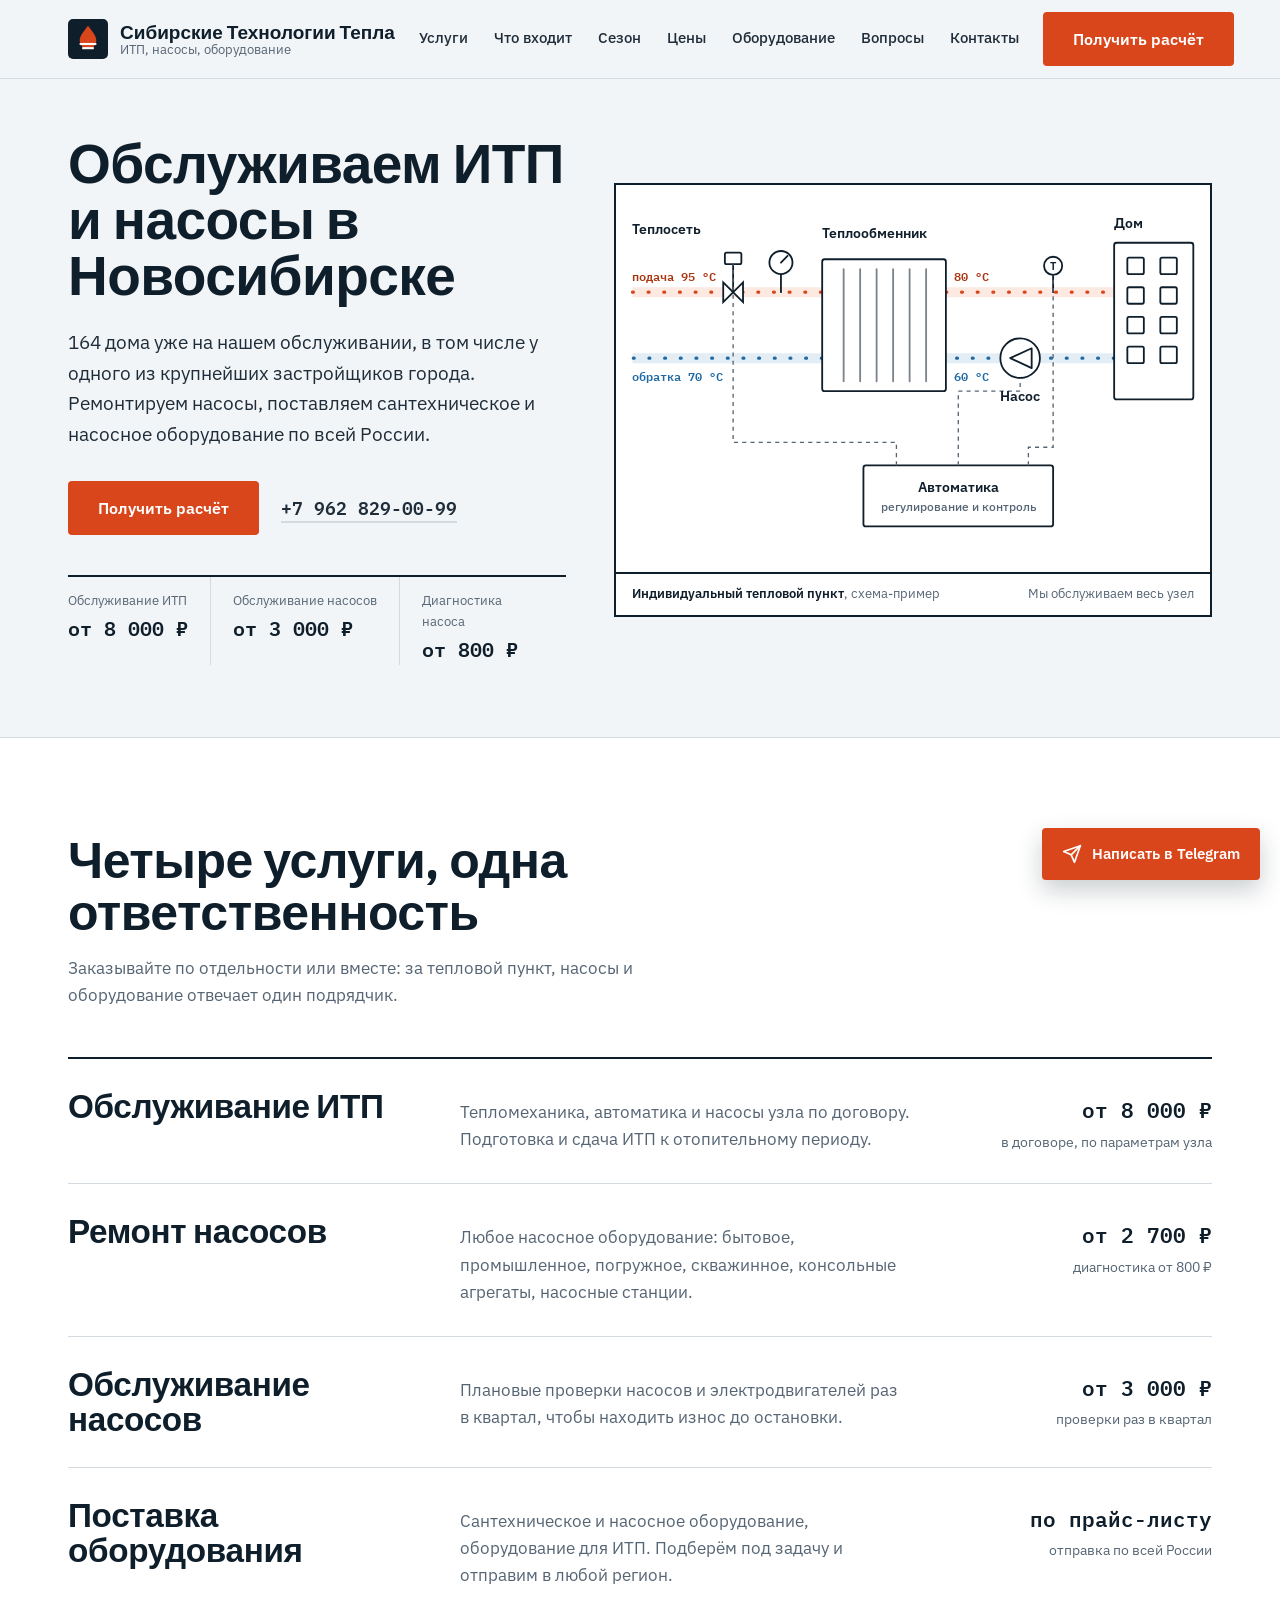
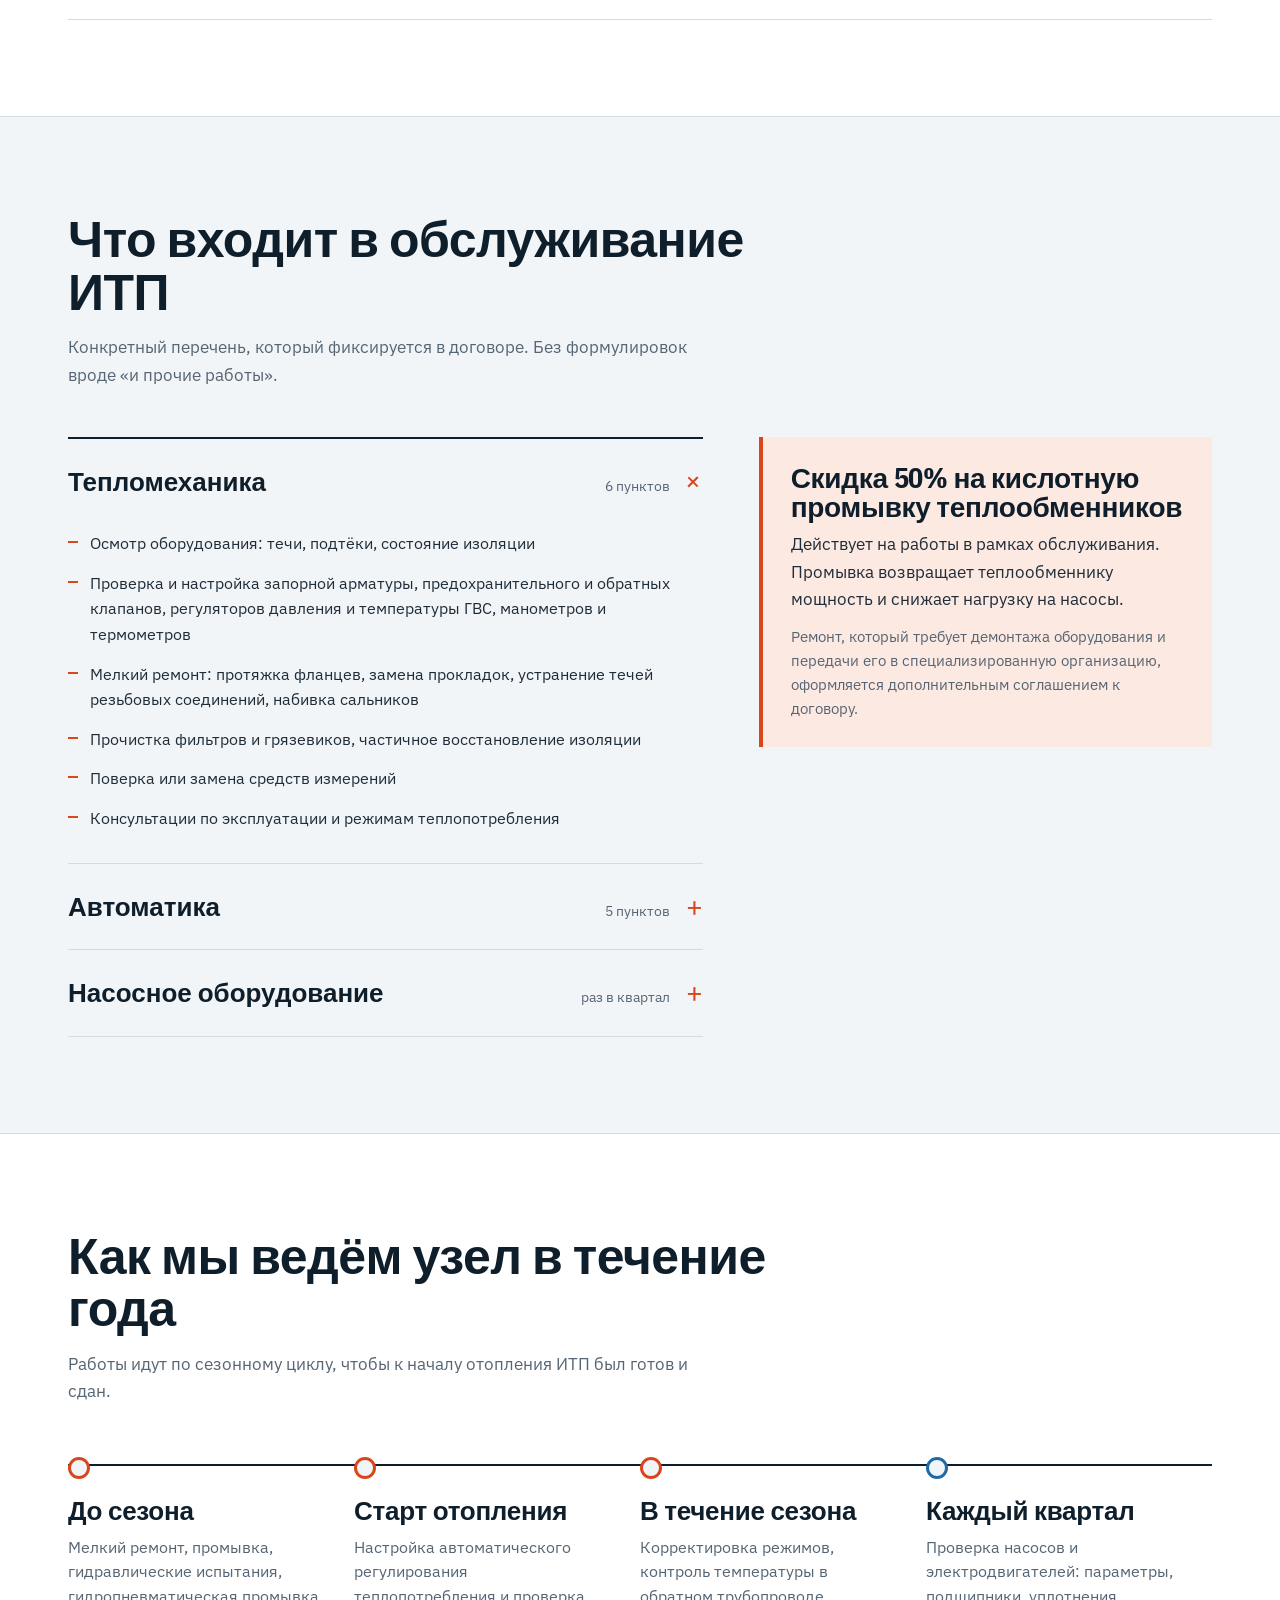
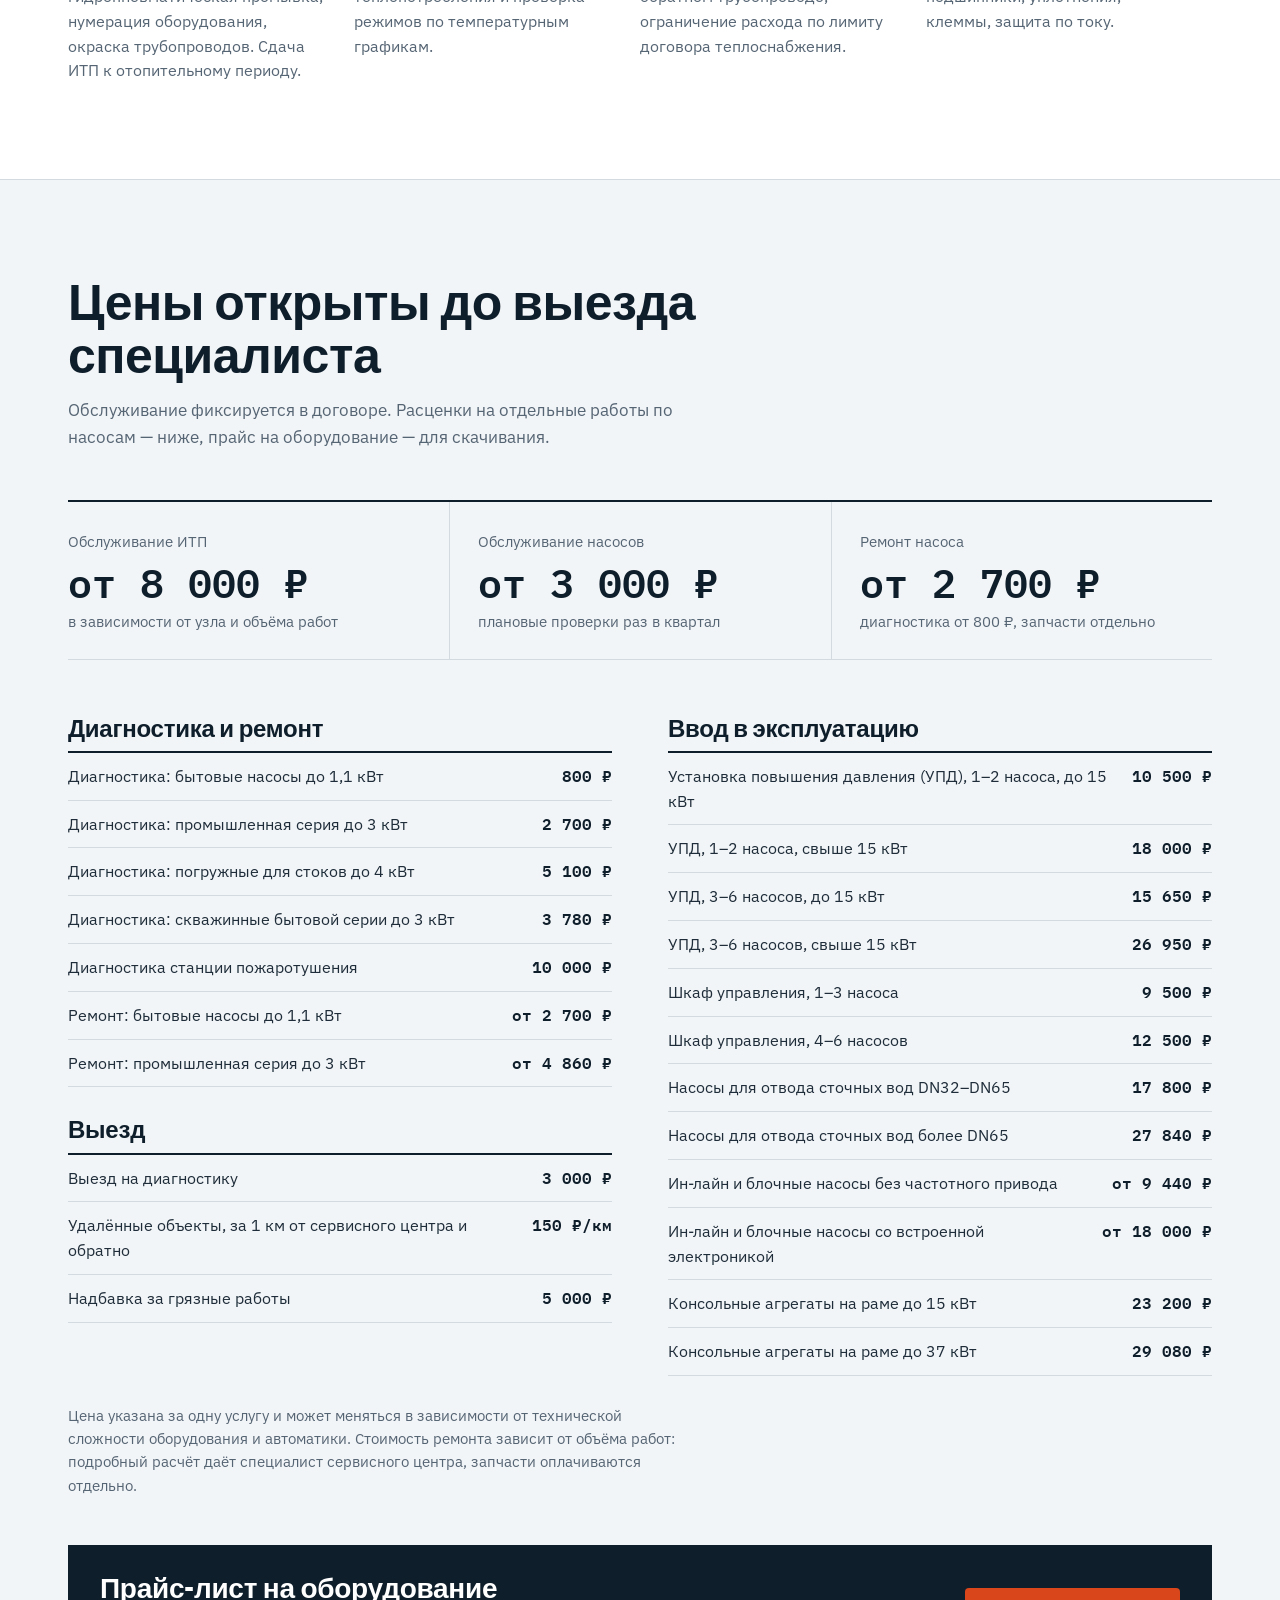
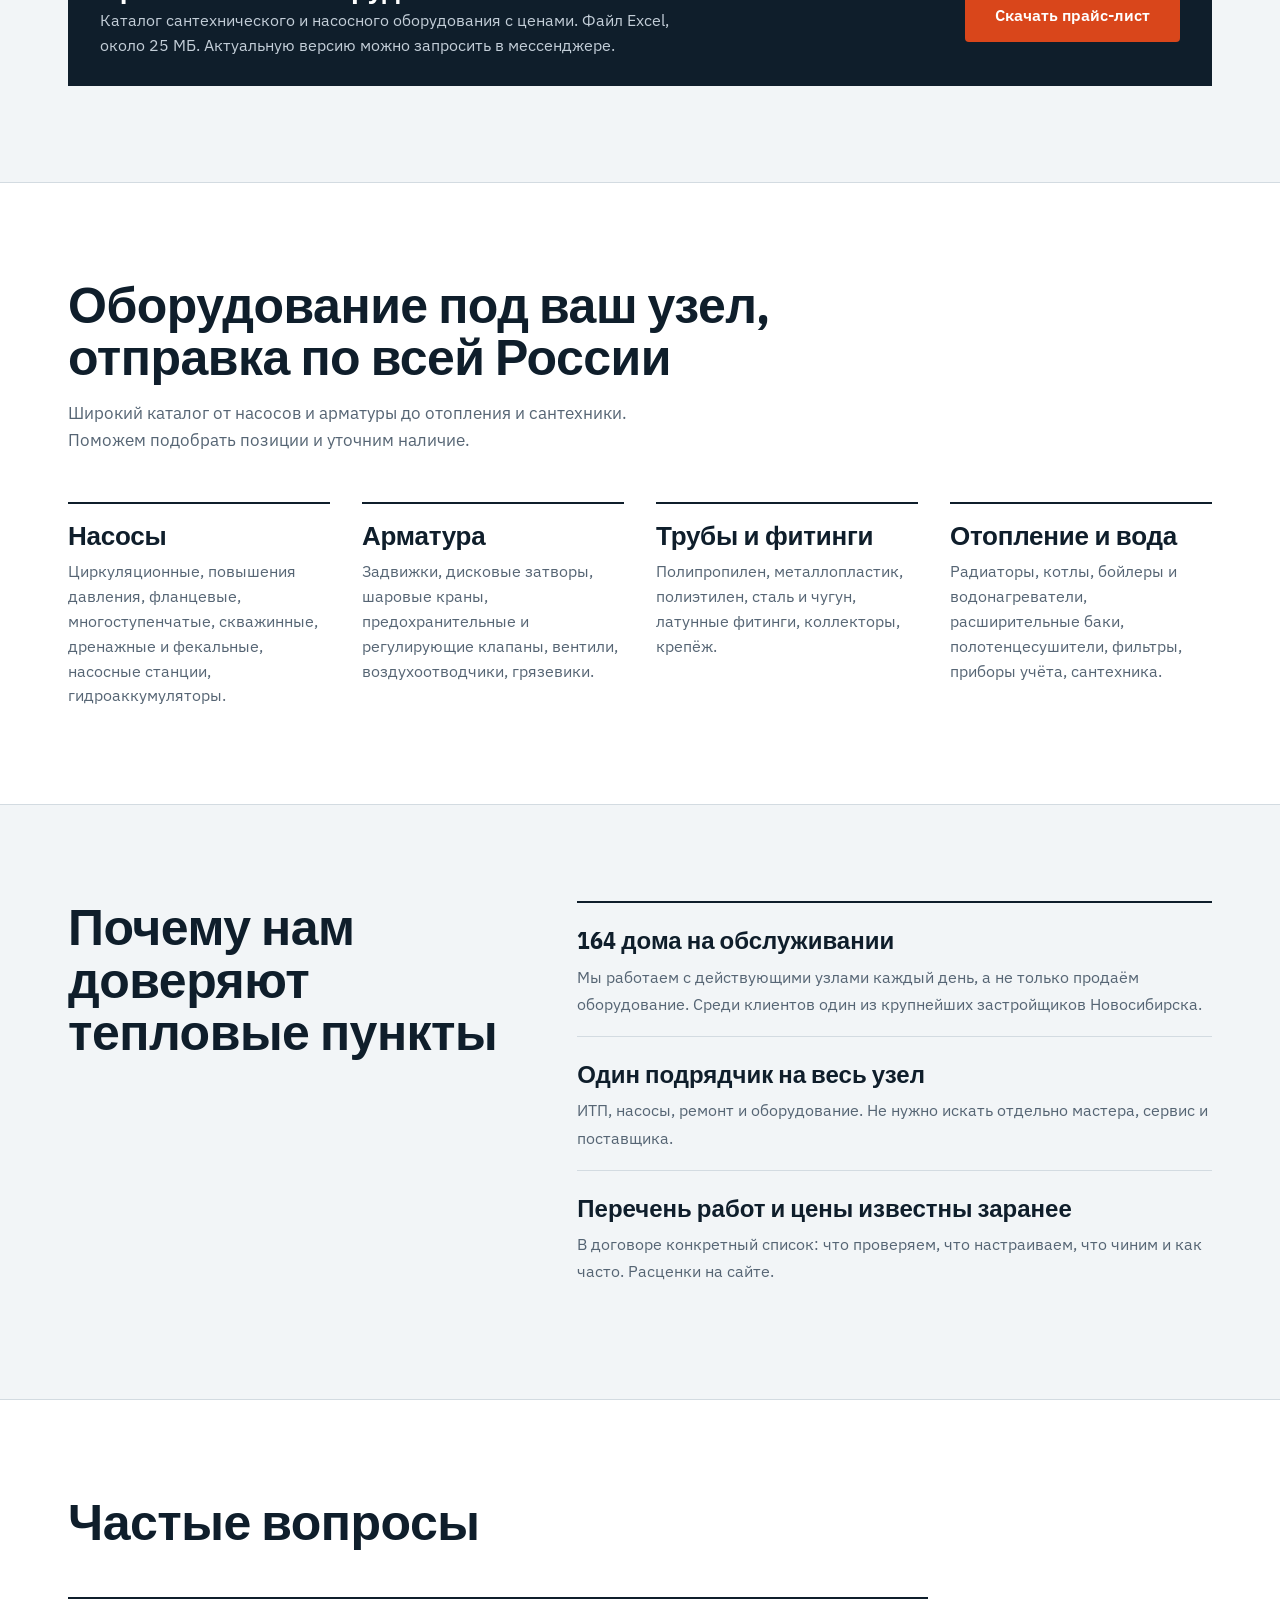
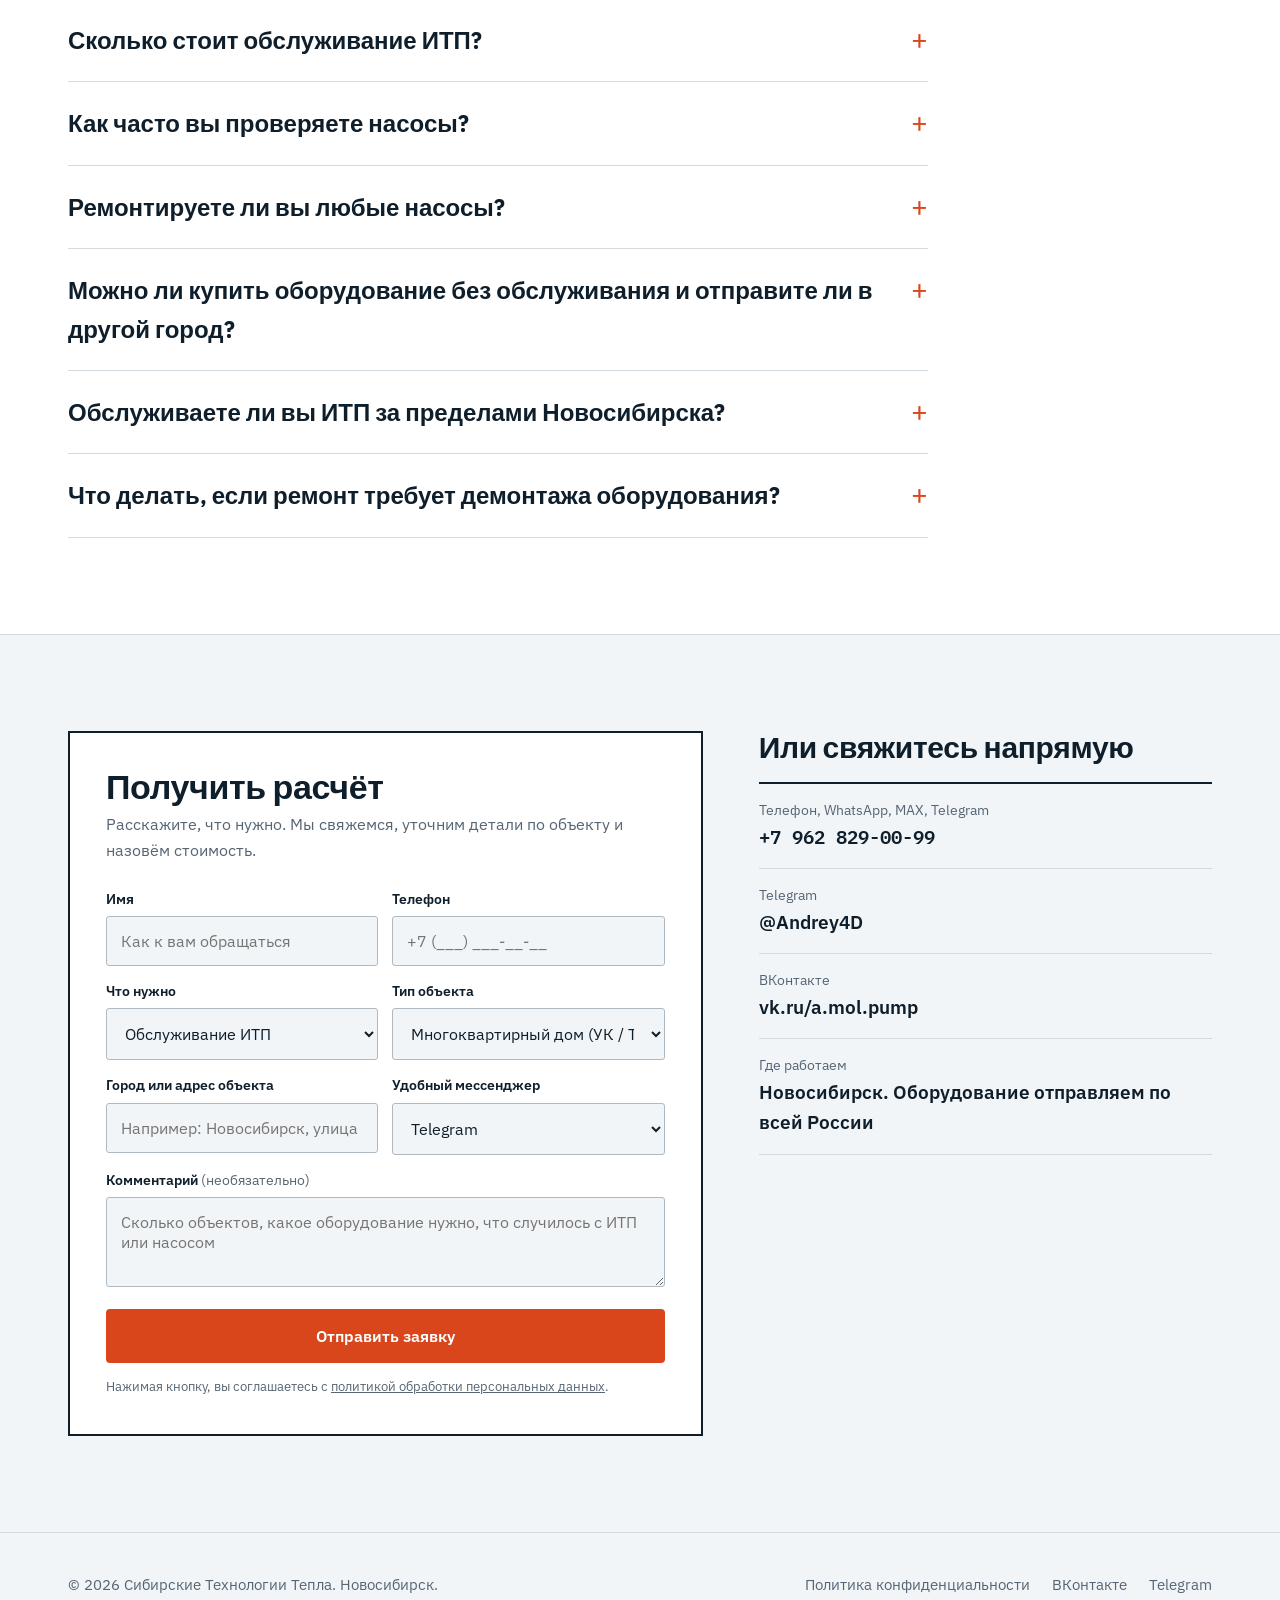
<file: index.html>
<!DOCTYPE html>
<html lang="ru">
<head>
<meta charset="UTF-8">
<meta name="viewport" content="width=device-width, initial-scale=1.0">
<title>Сибирские Технологии Тепла — обслуживание ИТП и насосов в Новосибирске</title>
<meta name="description" content="Обслуживаем ИТП и насосное оборудование в Новосибирске: 164 дома на обслуживании. ТО ИТП от 8 000 ₽, ремонт насосов, поставка сантехнического и насосного оборудования по всей России.">
<link rel="icon" href="img/favicon.svg" type="image/svg+xml">
<link rel="preconnect" href="https://fonts.googleapis.com">
<link rel="preconnect" href="https://fonts.gstatic.com" crossorigin>
<link href="https://fonts.googleapis.com/css2?family=IBM+Plex+Mono:wght@500;600&family=IBM+Plex+Sans+Condensed:wght@600;700&family=IBM+Plex+Sans:wght@400;500;600&display=swap" rel="stylesheet">
<link rel="stylesheet" href="home.css?v=4">
</head>
<body>

<header class="header" id="header">
  <div class="header__inner">
    <a href="#top" class="logo" aria-label="Сибирские Технологии Тепла">
      <svg class="logo__mark" viewBox="0 0 48 48" aria-hidden="true"><rect width="48" height="48" rx="6" fill="#0f1e2b"/><path d="M24 8c-5 7-10 12-10 18a10 10 0 0 0 20 0c0-6-5-11-10-18z" fill="#d9461b"/><path d="M14 30h20" stroke="#fff" stroke-width="2.5"/><path d="M17 35h14" stroke="#fff" stroke-width="2.5"/></svg>
      <span class="logo__text"><b>Сибирские Технологии Тепла</b><small>ИТП, насосы, оборудование</small></span>
    </a>
    <nav class="nav" id="nav">
      <a href="#services">Услуги</a>
      <a href="#included">Что входит</a>
      <a href="#season">Сезон</a>
      <a href="#prices">Цены</a>
      <a href="#equipment">Оборудование</a>
      <a href="#faq">Вопросы</a>
      <a href="#contact">Контакты</a>
    </nav>
    <div class="header__right">
      <a href="tel:+79628290099" class="header__phone">+7 962 829-00-99</a>
      <a href="#contact" class="btn btn--heat">Получить расчёт</a>
      <button class="burger" id="burger" aria-label="Меню" aria-expanded="false"><span></span></button>
    </div>
  </div>
</header>

<main id="top">

<!-- HERO -->
<section class="hero">
  <div class="wrap hero__grid">
    <div>
      <h1>Обслуживаем ИТП и насосы в Новосибирске</h1>
      <p class="hero__lead">164 дома уже на нашем обслуживании, в том числе у одного из крупнейших застройщиков города. Ремонтируем насосы, поставляем сантехническое и насосное оборудование по всей России.</p>
      <div class="hero__cta">
        <a href="#contact" class="btn btn--heat">Получить расчёт</a>
        <a href="tel:+79628290099" class="hero__phone">+7 962 829-00-99</a>
      </div>
      <dl class="hero__prices">
        <div><dt>Обслуживание ИТП</dt><dd>от 8 000 ₽</dd></div>
        <div><dt>Обслуживание насосов</dt><dd>от 3 000 ₽</dd></div>
        <div><dt>Диагностика насоса</dt><dd>от 800 ₽</dd></div>
      </dl>
    </div>

    <figure class="sheet">
      <svg viewBox="0 0 720 470" role="img" aria-label="Схема индивидуального теплового пункта: теплосеть, теплообменник, насос, автоматика и дом">
        <!-- трубы: основа -->
        <path class="s-pipe-h" d="M20 130 H250"/>
        <path class="s-pipe-c" d="M20 210 H250"/>
        <path class="s-pipe-h" d="M400 130 H604"/>
        <path class="s-pipe-c" d="M400 210 H604"/>
        <!-- поток -->
        <path class="s-flow-h" d="M20 130 H250"/>
        <path class="s-flow-c" d="M250 210 H20"/>
        <path class="s-flow-h" d="M400 130 H604"/>
        <path class="s-flow-c" d="M604 210 H400"/>

        <!-- теплообменник -->
        <rect class="s-fill" x="250" y="90" width="150" height="160" rx="3"/>
        <path class="s-ink" d="M276 102V238M296 102V238M316 102V238M336 102V238M356 102V238M376 102V238" opacity=".55"/>

        <!-- клапан с приводом на подаче -->
        <path class="s-fill" d="M130 118 L154 142 L154 118 L130 142 Z"/>
        <path class="s-ink" d="M142 130V96"/><rect class="s-fill" x="132" y="82" width="20" height="14" rx="2"/>

        <!-- манометр -->
        <path class="s-ink" d="M200 130V108"/><circle class="s-fill" cx="200" cy="94" r="14"/><path class="s-ink" d="M200 94L208 86" stroke-width="2"/>

        <!-- датчик температуры на вторичной подаче -->
        <path class="s-ink" d="M530 130V108"/><circle class="s-fill" cx="530" cy="98" r="11"/><text x="530" y="103" text-anchor="middle" font-family="IBM Plex Sans" font-weight="600" font-size="13" fill="#0f1e2b">T</text>

        <!-- насос на обратке -->
        <circle class="s-fill" cx="490" cy="210" r="24"/>
        <path class="s-ink" d="M504 198 L478 210 L504 222 Z" fill="#1f6aa5" stroke="none"/>

        <!-- дом -->
        <rect class="s-fill" x="604" y="70" width="96" height="190" rx="3"/>
        <g class="s-ink" stroke-width="1.8">
          <rect x="620" y="88" width="20" height="20" rx="2"/><rect x="660" y="88" width="20" height="20" rx="2"/>
          <rect x="620" y="124" width="20" height="20" rx="2"/><rect x="660" y="124" width="20" height="20" rx="2"/>
          <rect x="620" y="160" width="20" height="20" rx="2"/><rect x="660" y="160" width="20" height="20" rx="2"/>
          <rect x="620" y="196" width="20" height="20" rx="2"/><rect x="660" y="196" width="20" height="20" rx="2"/>
        </g>

        <!-- автоматика -->
        <rect class="s-fill" x="300" y="340" width="230" height="74" rx="3"/>
        <text class="s-label" x="415" y="372" text-anchor="middle">Автоматика</text>
        <text class="s-sub" x="415" y="395" text-anchor="middle">регулирование и контроль</text>
        <path class="s-dash" d="M340 340V312H142V96"/>
        <path class="s-dash" d="M415 340V250"/><path class="s-dash" d="M415 250H490V234"/>
        <path class="s-dash" d="M500 340V318H530V109"/>

        <!-- подписи -->
        <text class="s-label" x="20" y="60">Теплосеть</text>
        <text class="s-label" x="250" y="64">Теплообменник</text>
        <text class="s-label" x="604" y="52">Дом</text>
        <text class="s-label" x="465" y="262" >Насос</text>
        <text class="s-val s-val--h" x="20" y="116">подача 95 °C</text>
        <text class="s-val s-val--c" x="20" y="238">обратка 70 °C</text>
        <text class="s-val s-val--h" x="410" y="116">80 °C</text>
        <text class="s-val s-val--c" x="410" y="238">60 °C</text>
      </svg>
      <figcaption class="sheet__cap"><span><b>Индивидуальный тепловой пункт</b>, схема-пример</span><span>Мы обслуживаем весь узел</span></figcaption>
    </figure>
  </div>
</section>

<!-- SERVICES -->
<section id="services" class="alt">
  <div class="wrap">
    <div class="section-head">
      <h2>Четыре услуги, одна ответственность</h2>
      <p>Заказывайте по отдельности или вместе: за тепловой пункт, насосы и оборудование отвечает один подрядчик.</p>
    </div>
    <div class="rows">
      <article class="row">
        <h3>Обслуживание ИТП</h3>
        <p>Тепломеханика, автоматика и насосы узла по договору. Подготовка и сдача ИТП к отопительному периоду.</p>
        <div class="row__price">от 8 000 ₽<small>в договоре, по параметрам узла</small></div>
      </article>
      <article class="row">
        <h3>Ремонт насосов</h3>
        <p>Любое насосное оборудование: бытовое, промышленное, погружное, скважинное, консольные агрегаты, насосные станции.</p>
        <div class="row__price">от 2 700 ₽<small>диагностика от 800 ₽</small></div>
      </article>
      <article class="row">
        <h3>Обслуживание насосов</h3>
        <p>Плановые проверки насосов и электродвигателей раз в квартал, чтобы находить износ до остановки.</p>
        <div class="row__price">от 3 000 ₽<small>проверки раз в квартал</small></div>
      </article>
      <article class="row">
        <h3>Поставка оборудования</h3>
        <p>Сантехническое и насосное оборудование, оборудование для ИТП. Подберём под задачу и отправим в любой регион.</p>
        <div class="row__price">по прайс-листу<small>отправка по всей России</small></div>
      </article>
    </div>
  </div>
</section>

<!-- INCLUDED -->
<section id="included">
  <div class="wrap">
    <div class="section-head">
      <h2>Что входит в обслуживание ИТП</h2>
      <p>Конкретный перечень, который фиксируется в договоре. Без формулировок вроде «и прочие работы».</p>
    </div>
    <div class="spec">
      <div class="acc">
        <details open>
          <summary>Тепломеханика <span>6 пунктов</span></summary>
          <ul>
            <li>Осмотр оборудования: течи, подтёки, состояние изоляции</li>
            <li>Проверка и настройка запорной арматуры, предохранительного и обратных клапанов, регуляторов давления и температуры ГВС, манометров и термометров</li>
            <li>Мелкий ремонт: протяжка фланцев, замена прокладок, устранение течей резьбовых соединений, набивка сальников</li>
            <li>Прочистка фильтров и грязевиков, частичное восстановление изоляции</li>
            <li>Поверка или замена средств измерений</li>
            <li>Консультации по эксплуатации и режимам теплопотребления</li>
          </ul>
        </details>
        <details>
          <summary>Автоматика <span>5 пунктов</span></summary>
          <ul>
            <li>Контроль смесительных, циркуляционных и повысительных насосов, датчиков температуры и давления, электрощитов</li>
            <li>Настройка автоматического регулирования в начале отопительного периода и корректировка режима в течение сезона</li>
            <li>Проверка режимов теплопотребления по графикам, контроль температуры в обратном трубопроводе</li>
            <li>Корректировка ограничения расхода теплоносителя по лимиту договора теплоснабжения</li>
            <li>Мелкий ремонт автоматики: чистка, регулировка, устранение повреждений без замены основных узлов</li>
          </ul>
        </details>
        <details>
          <summary>Насосное оборудование <span>раз в квартал</span></summary>
          <ul>
            <li>Проверка параметров насосов и электродвигателей в рабочем режиме с устранением неполадок</li>
            <li>Состояние предохранителей, конденсаторов, подшипников, торцевых уплотнений, чистота колпака вентилятора двигателя</li>
            <li>Проверка клеммных соединений и защиты двигателя по току</li>
            <li>По мере необходимости: разборка и сборка насоса с прочисткой, заменой рабочего колеса, торцевого уплотнения, подшипников</li>
          </ul>
        </details>
      </div>
      <aside class="aside">
        <h3>Скидка 50% на кислотную промывку теплообменников</h3>
        <p>Действует на работы в рамках обслуживания. Промывка возвращает теплообменнику мощность и снижает нагрузку на насосы.</p>
        <p class="small">Ремонт, который требует демонтажа оборудования и передачи его в специализированную организацию, оформляется дополнительным соглашением к договору.</p>
      </aside>
    </div>
  </div>
</section>

<!-- SEASON -->
<section id="season" class="alt">
  <div class="wrap">
    <div class="section-head">
      <h2>Как мы ведём узел в течение года</h2>
      <p>Работы идут по сезонному циклу, чтобы к началу отопления ИТП был готов и сдан.</p>
    </div>
    <div class="season">
      <div class="phase">
        <h3>До сезона</h3>
        <p>Мелкий ремонт, промывка, гидравлические испытания, гидропневматическая промывка, нумерация оборудования, окраска трубопроводов. Сдача ИТП к отопительному периоду.</p>
      </div>
      <div class="phase">
        <h3>Старт отопления</h3>
        <p>Настройка автоматического регулирования теплопотребления и проверка режимов по температурным графикам.</p>
      </div>
      <div class="phase">
        <h3>В течение сезона</h3>
        <p>Корректировка режимов, контроль температуры в обратном трубопроводе, ограничение расхода по лимиту договора теплоснабжения.</p>
      </div>
      <div class="phase">
        <h3>Каждый квартал</h3>
        <p>Проверка насосов и электродвигателей: параметры, подшипники, уплотнения, клеммы, защита по току.</p>
      </div>
    </div>
  </div>
</section>

<!-- PRICES -->
<section id="prices">
  <div class="wrap">
    <div class="section-head">
      <h2>Цены открыты до выезда специалиста</h2>
      <p>Обслуживание фиксируется в договоре. Расценки на отдельные работы по насосам — ниже, прайс на оборудование — для скачивания.</p>
    </div>

    <dl class="big-prices">
      <div><dt>Обслуживание ИТП</dt><dd>от 8 000 ₽</dd><small>в зависимости от узла и объёма работ</small></div>
      <div><dt>Обслуживание насосов</dt><dd>от 3 000 ₽</dd><small>плановые проверки раз в квартал</small></div>
      <div><dt>Ремонт насоса</dt><dd>от 2 700 ₽</dd><small>диагностика от 800 ₽, запчасти отдельно</small></div>
    </dl>

    <div class="plist">
      <div>
        <h3>Диагностика и ремонт</h3>
        <div class="pl"><span>Диагностика: бытовые насосы до 1,1 кВт</span><span>800 ₽</span></div>
        <div class="pl"><span>Диагностика: промышленная серия до 3 кВт</span><span>2 700 ₽</span></div>
        <div class="pl"><span>Диагностика: погружные для стоков до 4 кВт</span><span>5 100 ₽</span></div>
        <div class="pl"><span>Диагностика: скважинные бытовой серии до 3 кВт</span><span>3 780 ₽</span></div>
        <div class="pl"><span>Диагностика станции пожаротушения</span><span>10 000 ₽</span></div>
        <div class="pl"><span>Ремонт: бытовые насосы до 1,1 кВт</span><span>от 2 700 ₽</span></div>
        <div class="pl"><span>Ремонт: промышленная серия до 3 кВт</span><span>от 4 860 ₽</span></div>
        <h3>Выезд</h3>
        <div class="pl"><span>Выезд на диагностику</span><span>3 000 ₽</span></div>
        <div class="pl"><span>Удалённые объекты, за 1 км от сервисного центра и обратно</span><span>150 ₽/км</span></div>
        <div class="pl"><span>Надбавка за грязные работы</span><span>5 000 ₽</span></div>
      </div>
      <div>
        <h3>Ввод в эксплуатацию</h3>
        <div class="pl"><span>Установка повышения давления (УПД), 1–2 насоса, до 15 кВт</span><span>10 500 ₽</span></div>
        <div class="pl"><span>УПД, 1–2 насоса, свыше 15 кВт</span><span>18 000 ₽</span></div>
        <div class="pl"><span>УПД, 3–6 насосов, до 15 кВт</span><span>15 650 ₽</span></div>
        <div class="pl"><span>УПД, 3–6 насосов, свыше 15 кВт</span><span>26 950 ₽</span></div>
        <div class="pl"><span>Шкаф управления, 1–3 насоса</span><span>9 500 ₽</span></div>
        <div class="pl"><span>Шкаф управления, 4–6 насосов</span><span>12 500 ₽</span></div>
        <div class="pl"><span>Насосы для отвода сточных вод DN32–DN65</span><span>17 800 ₽</span></div>
        <div class="pl"><span>Насосы для отвода сточных вод более DN65</span><span>27 840 ₽</span></div>
        <div class="pl"><span>Ин-лайн и блочные насосы без частотного привода</span><span>от 9 440 ₽</span></div>
        <div class="pl"><span>Ин-лайн и блочные насосы со встроенной электроникой</span><span>от 18 000 ₽</span></div>
        <div class="pl"><span>Консольные агрегаты на раме до 15 кВт</span><span>23 200 ₽</span></div>
        <div class="pl"><span>Консольные агрегаты на раме до 37 кВт</span><span>29 080 ₽</span></div>
      </div>
    </div>
    <p class="pnote">Цена указана за одну услугу и может меняться в зависимости от технической сложности оборудования и автоматики. Стоимость ремонта зависит от объёма работ: подробный расчёт даёт специалист сервисного центра, запчасти оплачиваются отдельно.</p>

    <div class="download">
      <div>
        <h3>Прайс-лист на оборудование</h3>
        <p>Каталог сантехнического и насосного оборудования с ценами. Файл Excel, около 25 МБ. Актуальную версию можно запросить в мессенджере.</p>
      </div>
      <a href="files/price-oborudovanie.xlsx" download class="btn btn--heat">Скачать прайс-лист</a>
    </div>
  </div>
</section>

<!-- EQUIPMENT -->
<section id="equipment" class="alt">
  <div class="wrap">
    <div class="section-head">
      <h2>Оборудование под ваш узел, отправка по всей России</h2>
      <p>Широкий каталог от насосов и арматуры до отопления и сантехники. Поможем подобрать позиции и уточним наличие.</p>
    </div>
    <div class="eq">
      <div>
        <h3>Насосы</h3>
        <p>Циркуляционные, повышения давления, фланцевые, многоступенчатые, скважинные, дренажные и фекальные, насосные станции, гидроаккумуляторы.</p>
      </div>
      <div>
        <h3>Арматура</h3>
        <p>Задвижки, дисковые затворы, шаровые краны, предохранительные и регулирующие клапаны, вентили, воздухоотводчики, грязевики.</p>
      </div>
      <div>
        <h3>Трубы и фитинги</h3>
        <p>Полипропилен, металлопластик, полиэтилен, сталь и чугун, латунные фитинги, коллекторы, крепёж.</p>
      </div>
      <div>
        <h3>Отопление и вода</h3>
        <p>Радиаторы, котлы, бойлеры и водонагреватели, расширительные баки, полотенцесушители, фильтры, приборы учёта, сантехника.</p>
      </div>
    </div>
  </div>
</section>

<!-- PROOF -->
<section>
  <div class="wrap proof">
    <h2>Почему нам доверяют тепловые пункты</h2>
    <ul>
      <li><b>164 дома на обслуживании</b><span>Мы работаем с действующими узлами каждый день, а не только продаём оборудование. Среди клиентов один из крупнейших застройщиков Новосибирска.</span></li>
      <li><b>Один подрядчик на весь узел</b><span>ИТП, насосы, ремонт и оборудование. Не нужно искать отдельно мастера, сервис и поставщика.</span></li>
      <li><b>Перечень работ и цены известны заранее</b><span>В договоре конкретный список: что проверяем, что настраиваем, что чиним и как часто. Расценки на сайте.</span></li>
    </ul>
  </div>
</section>

<!-- FAQ -->
<section id="faq" class="alt">
  <div class="wrap">
    <div class="section-head"><h2>Частые вопросы</h2></div>
    <div class="faq">
      <details>
        <summary>Сколько стоит обслуживание ИТП?</summary>
        <p>От 8 000 ₽. Итог зависит от узла и объёма работ и фиксируется в договоре. Называем стоимость после уточнения параметров вашего ИТП.</p>
      </details>
      <details>
        <summary>Как часто вы проверяете насосы?</summary>
        <p>Раз в квартал: параметры в рабочем режиме, подшипники, уплотнения, клеммы и защита двигателя. Разборку и замену деталей выполняем по мере необходимости. Обслуживание насосов стоит от 3 000 ₽.</p>
      </details>
      <details>
        <summary>Ремонтируете ли вы любые насосы?</summary>
        <p>Да, любое насосное оборудование: бытовое, промышленное, погружное, скважинное, консольные агрегаты. Диагностика от 800 ₽, ремонт от 2 700 ₽, запчасти оплачиваются отдельно.</p>
      </details>
      <details>
        <summary>Можно ли купить оборудование без обслуживания и отправите ли в другой город?</summary>
        <p>Да, оборудование продаём отдельно и отправляем по всей России. Прайс-лист можно скачать на сайте или запросить актуальную версию.</p>
      </details>
      <details>
        <summary>Обслуживаете ли вы ИТП за пределами Новосибирска?</summary>
        <p>Обслуживание ИТП и выездные работы мы ведём в Новосибирске. Поставка оборудования и ремонт насосов в сервисном центре доступны клиентам из других регионов. Уточните детали в мессенджере.</p>
      </details>
      <details>
        <summary>Что делать, если ремонт требует демонтажа оборудования?</summary>
        <p>Если насос или узел нужно демонтировать и передать в специализированную организацию, а затем смонтировать обратно, работы оформляются дополнительным соглашением к договору.</p>
      </details>
    </div>
  </div>
</section>

<!-- CONTACT -->
<section id="contact">
  <div class="wrap contact__grid">
    <form class="form leadForm" id="leadForm" novalidate>
      <h3>Получить расчёт</h3>
      <p class="form__sub">Расскажите, что нужно. Мы свяжемся, уточним детали по объекту и назовём стоимость.</p>
      <input type="text" name="_gotcha" style="display:none" tabindex="-1" autocomplete="off">
      <div class="field-row">
        <div class="field">
          <label for="f-name">Имя</label>
          <input type="text" id="f-name" name="name" placeholder="Как к вам обращаться" required autocomplete="name">
        </div>
        <div class="field">
          <label for="f-phone">Телефон</label>
          <input type="tel" id="f-phone" name="phone" placeholder="+7 (___) ___-__-__" required autocomplete="tel">
        </div>
      </div>
      <div class="field-row">
        <div class="field">
          <label for="f-need">Что нужно</label>
          <select id="f-need" name="need">
            <option value="Обслуживание ИТП">Обслуживание ИТП</option>
            <option value="Ремонт насосного оборудования">Ремонт насосного оборудования</option>
            <option value="Обслуживание насосного оборудования">Обслуживание насосного оборудования</option>
            <option value="Покупка оборудования">Покупка оборудования</option>
            <option value="Подготовка ИТП к отопительному сезону">Подготовка ИТП к отопительному сезону</option>
            <option value="Нужен прайс">Нужен прайс</option>
          </select>
        </div>
        <div class="field">
          <label for="f-object">Тип объекта</label>
          <select id="f-object" name="object">
            <option value="Многоквартирный дом (УК / ТСЖ)">Многоквартирный дом (УК / ТСЖ)</option>
            <option value="Застройщик">Застройщик</option>
            <option value="Коммерческое здание / БЦ / ТЦ">Коммерческое здание / БЦ / ТЦ</option>
            <option value="Производство / склад">Производство / склад</option>
            <option value="Монтажная организация (закупка оборудования)">Монтажная организация (закупка оборудования)</option>
            <option value="Другое">Другое</option>
          </select>
        </div>
      </div>
      <div class="field-row">
        <div class="field">
          <label for="f-city">Город или адрес объекта</label>
          <input type="text" id="f-city" name="city" placeholder="Например: Новосибирск, улица">
        </div>
        <div class="field">
          <label for="f-messenger">Удобный мессенджер</label>
          <select id="f-messenger" name="messenger">
            <option value="Telegram">Telegram</option>
            <option value="WhatsApp">WhatsApp</option>
            <option value="MAX">MAX</option>
            <option value="Звонок">Только звонок</option>
          </select>
        </div>
      </div>
      <div class="field">
        <label for="f-comment">Комментарий <span style="font-weight:400;color:var(--soft)">(необязательно)</span></label>
        <textarea id="f-comment" name="comment" rows="3" placeholder="Сколько объектов, какое оборудование нужно, что случилось с ИТП или насосом"></textarea>
      </div>
      <button type="submit" class="btn btn--heat btn--block">Отправить заявку</button>
      <p class="form__agree">Нажимая кнопку, вы соглашаетесь с <a href="privacy.html" target="_blank">политикой обработки персональных данных</a>.</p>
    </form>

    <div class="contacts">
      <h3>Или свяжитесь напрямую</h3>
      <dl>
        <div><dt>Телефон, WhatsApp, MAX, Telegram</dt><dd class="num"><a href="tel:+79628290099">+7 962 829-00-99</a></dd></div>
        <div><dt>Telegram</dt><dd><a href="https://t.me/Andrey4D" target="_blank" rel="noopener">@Andrey4D</a></dd></div>
        <div><dt>ВКонтакте</dt><dd><a href="https://vk.ru/a.mol.pump" target="_blank" rel="noopener">vk.ru/a.mol.pump</a></dd></div>
        <div><dt>Где работаем</dt><dd>Новосибирск. Оборудование отправляем по всей России</dd></div>
      </dl>
    </div>
  </div>
</section>

</main>

<footer class="footer">
  <div class="wrap footer__inner">
    <div>© <span id="year">2026</span> Сибирские Технологии Тепла. Новосибирск.</div>
    <div class="footer__links">
      <a href="privacy.html">Политика конфиденциальности</a>
      <a href="https://vk.ru/a.mol.pump" target="_blank" rel="noopener">ВКонтакте</a>
      <a href="https://t.me/Andrey4D" target="_blank" rel="noopener">Telegram</a>
    </div>
  </div>
</footer>

<a href="https://t.me/Andrey4D" target="_blank" rel="noopener" class="fab" aria-label="Написать в Telegram">
  <svg viewBox="0 0 24 24" fill="none" stroke="currentColor" stroke-width="2" stroke-linecap="round" stroke-linejoin="round"><path d="m22 2-7 20-4-9-9-4z"/><path d="M22 2 11 13"/></svg>
  <span>Написать в Telegram</span>
</a>

<script src="script.js?v=4"></script>
</body>
</html>
</file>
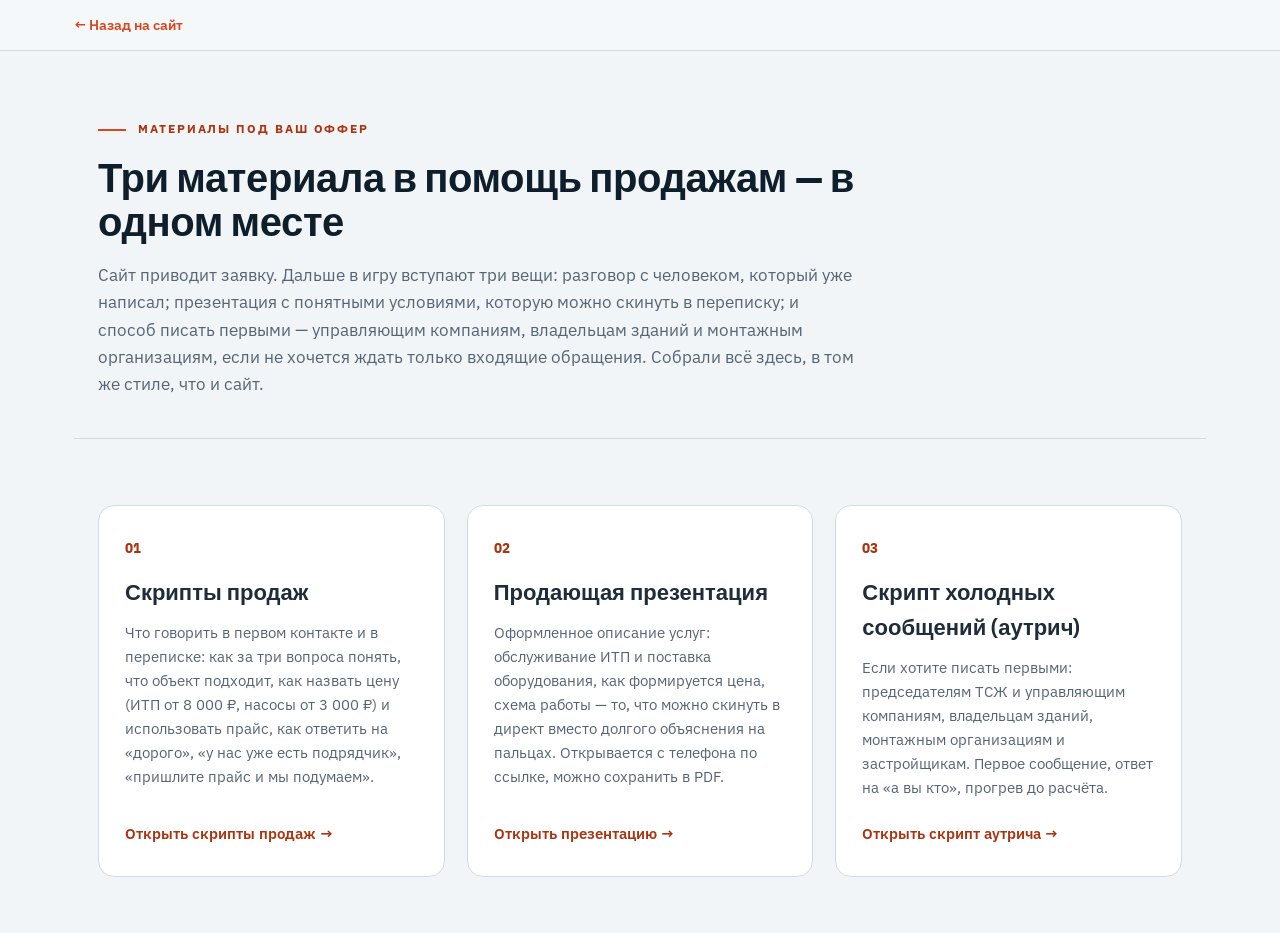
<file: materials.html>
<!DOCTYPE html>
<html lang="ru">
<head>
<meta charset="UTF-8">
<meta name="viewport" content="width=device-width, initial-scale=1.0">
<title>Материалы для продаж — Сибирские Технологии Тепла</title>
<meta name="robots" content="noindex">
<link rel="icon" href="img/favicon.svg" type="image/svg+xml">
<link rel="preconnect" href="https://fonts.googleapis.com">
<link rel="preconnect" href="https://fonts.gstatic.com" crossorigin>
<link href="https://fonts.googleapis.com/css2?family=IBM+Plex+Mono:wght@500;600&family=IBM+Plex+Sans+Condensed:wght@600;700&family=IBM+Plex+Sans:wght@400;500;600&display=swap" rel="stylesheet">
<link rel="stylesheet" href="styles.css">
<link rel="stylesheet" href="materials.css">
</head>
<body>

<div class="doc-bar">
  <div class="doc-bar__inner">
    <a href="index.html" class="doc-bar__back">← <span>Назад на сайт</span></a>
  </div>
</div>

<div class="container">

  <section class="doc-hero">
    <p class="section-tag">Материалы под ваш оффер</p>
    <h1>Три материала в помощь продажам — в одном месте</h1>
    <p class="doc-hero__lead">Сайт приводит заявку. Дальше в игру вступают три вещи: разговор с человеком, который уже написал; презентация с понятными условиями, которую можно скинуть в переписку; и способ писать первыми — управляющим компаниям, владельцам зданий и монтажным организациям, если не хочется ждать только входящие обращения. Собрали всё здесь, в том же стиле, что и сайт.</p>
  </section>

  <section class="doc-section">
    <div class="hub-grid">

      <div class="hub-card">
        <span class="hub-card__num">01</span>
        <p class="hub-card__title">Скрипты продаж</p>
        <p class="hub-card__lead">Что говорить в первом контакте и в переписке: как за три вопроса понять, что объект подходит, как назвать цену (ИТП от 8 000 ₽, насосы от 3 000 ₽) и использовать прайс, как ответить на «дорого», «у нас уже есть подрядчик», «пришлите прайс и мы подумаем».</p>
        <a href="scripts.html" class="hub-card__link">Открыть скрипты продаж →</a>
      </div>

      <div class="hub-card">
        <span class="hub-card__num">02</span>
        <p class="hub-card__title">Продающая презентация</p>
        <p class="hub-card__lead">Оформленное описание услуг: обслуживание ИТП и поставка оборудования, как формируется цена, схема работы — то, что можно скинуть в директ вместо долгого объяснения на пальцах. Открывается с телефона по ссылке, можно сохранить в PDF.</p>
        <a href="presentation.html" class="hub-card__link">Открыть презентацию →</a>
      </div>

      <div class="hub-card">
        <span class="hub-card__num">03</span>
        <p class="hub-card__title">Скрипт холодных сообщений (аутрич)</p>
        <p class="hub-card__lead">Если хотите писать первыми: председателям ТСЖ и управляющим компаниям, владельцам зданий, монтажным организациям и застройщикам. Первое сообщение, ответ на «а вы кто», прогрев до расчёта.</p>
        <a href="outreach.html" class="hub-card__link">Открыть скрипт аутрича →</a>
      </div>

    </div>
  </section>

</div>

<script src="script.js"></script>
</body>
</html>
</file>
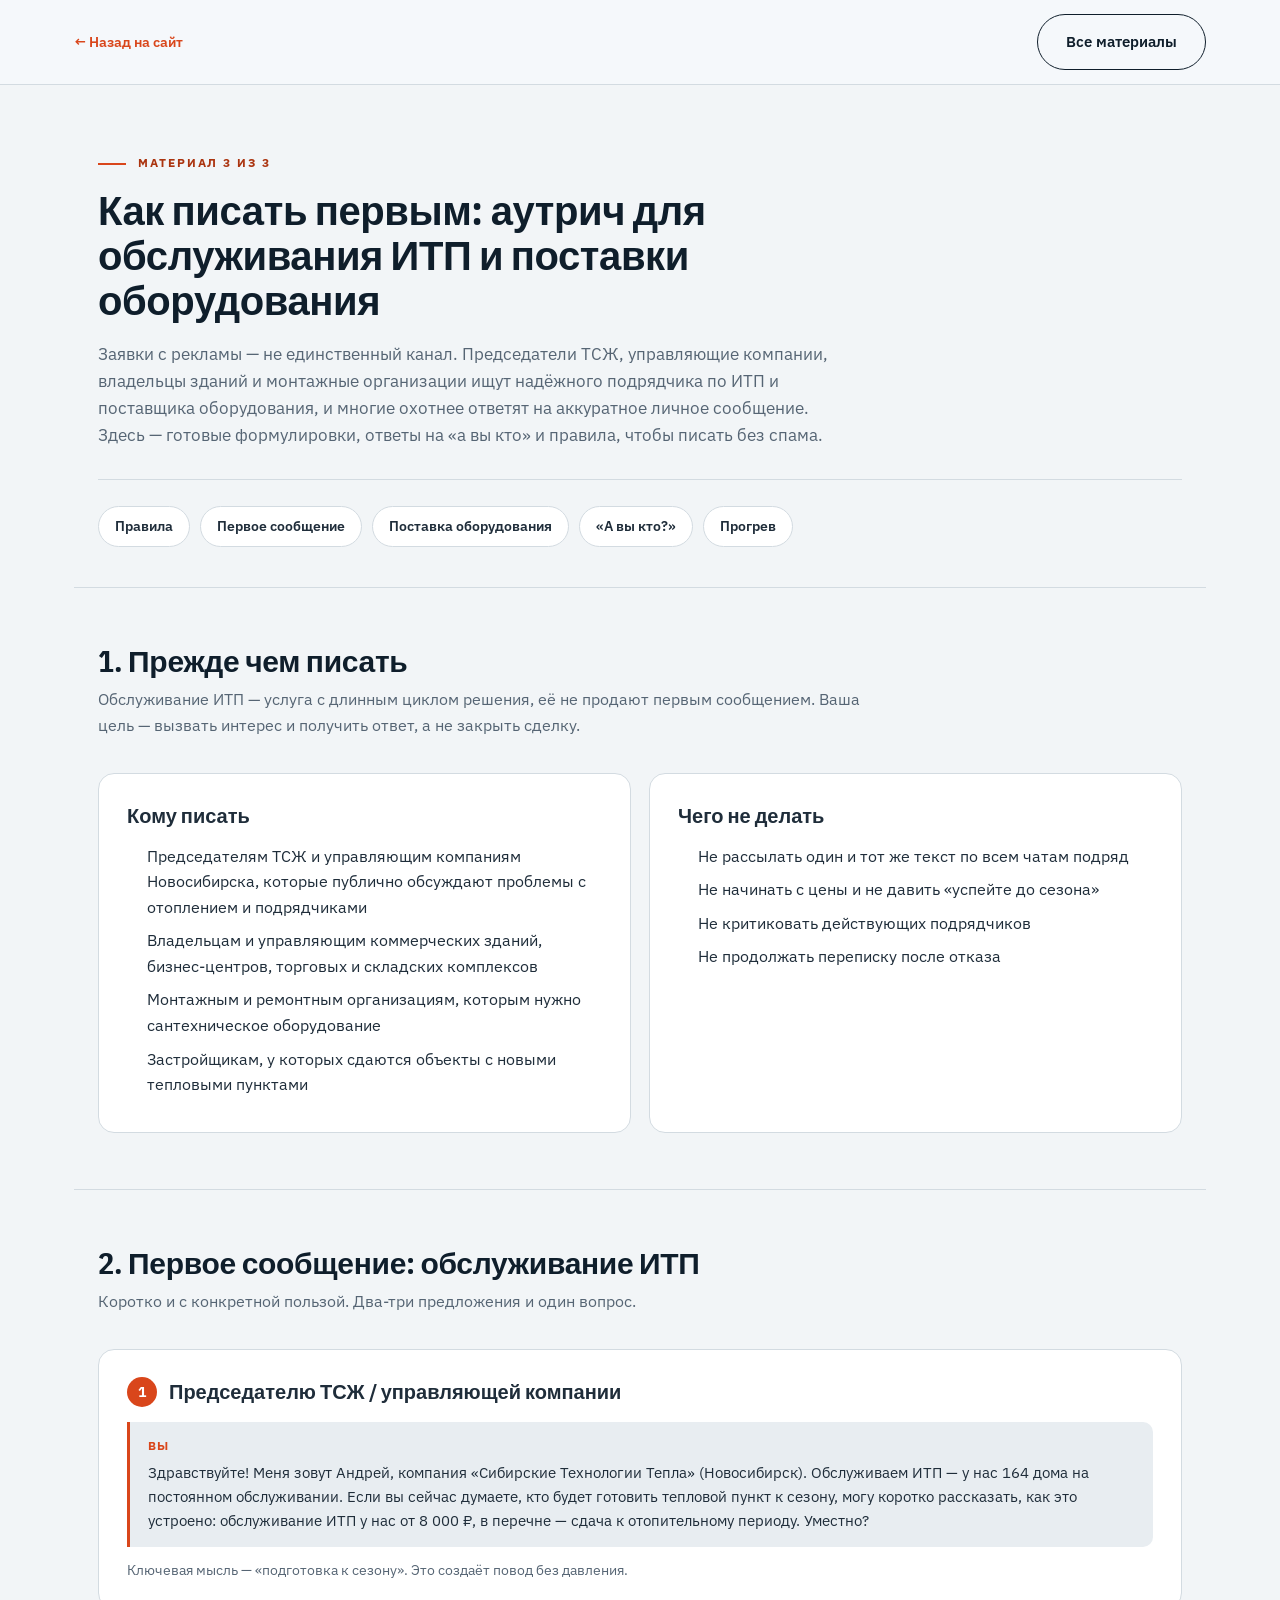
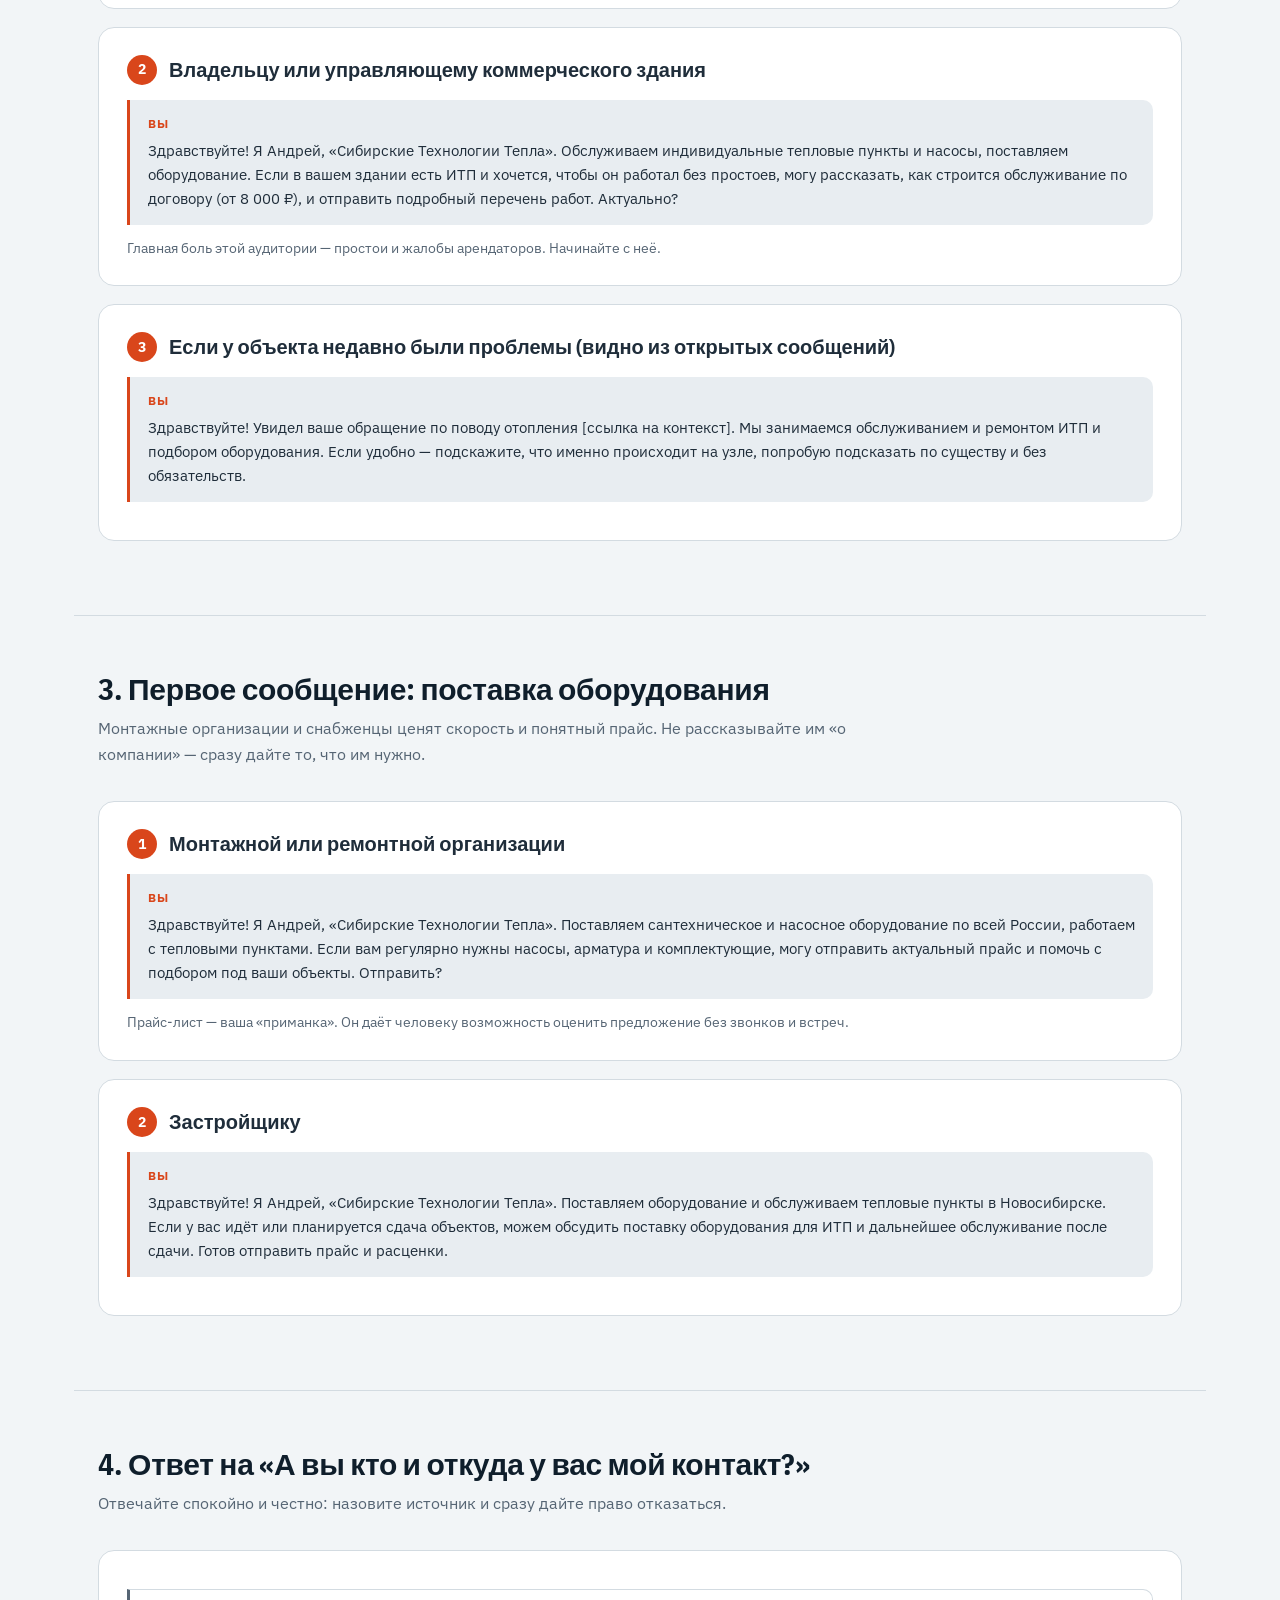
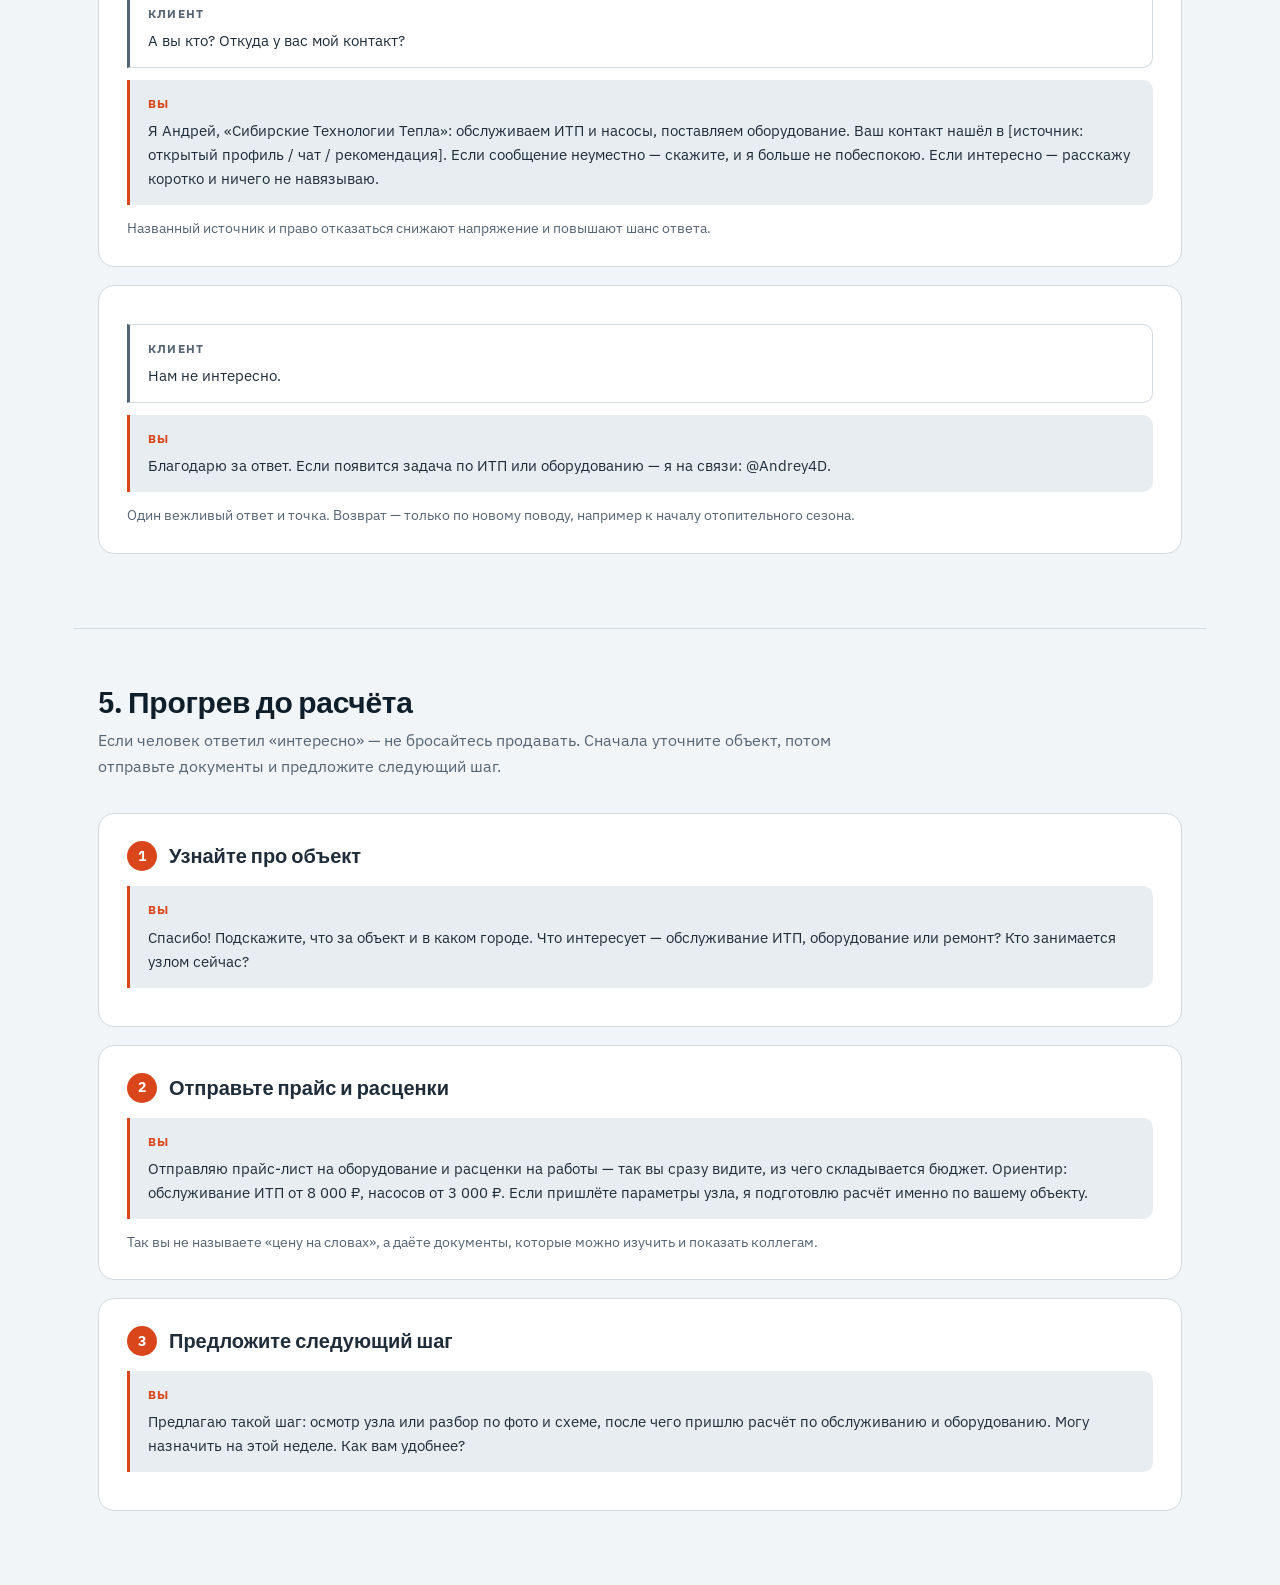
<file: outreach.html>
<!DOCTYPE html>
<html lang="ru">
<head>
<meta charset="UTF-8">
<meta name="viewport" content="width=device-width, initial-scale=1.0">
<title>Скрипт холодных сообщений — Сибирские Технологии Тепла</title>
<meta name="robots" content="noindex">
<link rel="icon" href="img/favicon.svg" type="image/svg+xml">
<link rel="preconnect" href="https://fonts.googleapis.com">
<link rel="preconnect" href="https://fonts.gstatic.com" crossorigin>
<link href="https://fonts.googleapis.com/css2?family=IBM+Plex+Mono:wght@500;600&family=IBM+Plex+Sans+Condensed:wght@600;700&family=IBM+Plex+Sans:wght@400;500;600&display=swap" rel="stylesheet">
<link rel="stylesheet" href="styles.css">
<link rel="stylesheet" href="materials.css">
</head>
<body>

<div class="doc-bar">
  <div class="doc-bar__inner">
    <a href="index.html" class="doc-bar__back">← <span>Назад на сайт</span></a>
    <div class="doc-actions-wrap doc-bar__actions">
      <a href="materials.html" class="btn btn--outline">Все материалы</a>
    </div>
  </div>
</div>

<div class="container">

  <section class="doc-hero">
    <p class="section-tag">Материал 3 из 3</p>
    <h1>Как писать первым: аутрич для обслуживания ИТП и поставки оборудования</h1>
    <p class="doc-hero__lead">Заявки с рекламы — не единственный канал. Председатели ТСЖ, управляющие компании, владельцы зданий и монтажные организации ищут надёжного подрядчика по ИТП и поставщика оборудования, и многие охотнее ответят на аккуратное личное сообщение. Здесь — готовые формулировки, ответы на «а вы кто» и правила, чтобы писать без спама.</p>
    <nav class="toc">
      <a href="#rules">Правила</a>
      <a href="#first">Первое сообщение</a>
      <a href="#supply">Поставка оборудования</a>
      <a href="#reply">«А вы кто?»</a>
      <a href="#follow">Прогрев</a>
    </nav>
  </section>

  <section class="doc-section" id="rules">
    <h2>1. Прежде чем писать</h2>
    <p class="doc-section__lead">Обслуживание ИТП — услуга с длинным циклом решения, её не продают первым сообщением. Ваша цель — вызвать интерес и получить ответ, а не закрыть сделку.</p>
    <div class="grid-2">
      <div class="card">
        <p class="card__title">Кому писать</p>
        <ul class="ul">
          <li>Председателям ТСЖ и управляющим компаниям Новосибирска, которые публично обсуждают проблемы с отоплением и подрядчиками</li>
          <li>Владельцам и управляющим коммерческих зданий, бизнес-центров, торговых и складских комплексов</li>
          <li>Монтажным и ремонтным организациям, которым нужно сантехническое оборудование</li>
          <li>Застройщикам, у которых сдаются объекты с новыми тепловыми пунктами</li>
        </ul>
      </div>
      <div class="card">
        <p class="card__title">Чего не делать</p>
        <ul class="ul">
          <li>Не рассылать один и тот же текст по всем чатам подряд</li>
          <li>Не начинать с цены и не давить «успейте до сезона»</li>
          <li>Не критиковать действующих подрядчиков</li>
          <li>Не продолжать переписку после отказа</li>
        </ul>
      </div>
    </div>
  </section>

  <section class="doc-section" id="first">
    <h2>2. Первое сообщение: обслуживание ИТП</h2>
    <p class="doc-section__lead">Коротко и с конкретной пользой. Два-три предложения и один вопрос.</p>
    <div class="card">
      <div class="card__head"><span class="card__step">1</span><p class="card__title">Председателю ТСЖ / управляющей компании</p></div>
      <div class="say"><span class="say__who">Вы</span>Здравствуйте! Меня зовут Андрей, компания «Сибирские Технологии Тепла» (Новосибирск). Обслуживаем ИТП — у нас 164 дома на постоянном обслуживании. Если вы сейчас думаете, кто будет готовить тепловой пункт к сезону, могу коротко рассказать, как это устроено: обслуживание ИТП у нас от 8 000 ₽, в перечне — сдача к отопительному периоду. Уместно?</div>
      <p class="card__note">Ключевая мысль — «подготовка к сезону». Это создаёт повод без давления.</p>
    </div>
    <div class="card">
      <div class="card__head"><span class="card__step">2</span><p class="card__title">Владельцу или управляющему коммерческого здания</p></div>
      <div class="say"><span class="say__who">Вы</span>Здравствуйте! Я Андрей, «Сибирские Технологии Тепла». Обслуживаем индивидуальные тепловые пункты и насосы, поставляем оборудование. Если в вашем здании есть ИТП и хочется, чтобы он работал без простоев, могу рассказать, как строится обслуживание по договору (от 8 000 ₽), и отправить подробный перечень работ. Актуально?</div>
      <p class="card__note">Главная боль этой аудитории — простои и жалобы арендаторов. Начинайте с неё.</p>
    </div>
    <div class="card">
      <div class="card__head"><span class="card__step">3</span><p class="card__title">Если у объекта недавно были проблемы (видно из открытых сообщений)</p></div>
      <div class="say"><span class="say__who">Вы</span>Здравствуйте! Увидел ваше обращение по поводу отопления [ссылка на контекст]. Мы занимаемся обслуживанием и ремонтом ИТП и подбором оборудования. Если удобно — подскажите, что именно происходит на узле, попробую подсказать по существу и без обязательств.</div>
    </div>
  </section>

  <section class="doc-section" id="supply">
    <h2>3. Первое сообщение: поставка оборудования</h2>
    <p class="doc-section__lead">Монтажные организации и снабженцы ценят скорость и понятный прайс. Не рассказывайте им «о компании» — сразу дайте то, что им нужно.</p>
    <div class="card">
      <div class="card__head"><span class="card__step">1</span><p class="card__title">Монтажной или ремонтной организации</p></div>
      <div class="say"><span class="say__who">Вы</span>Здравствуйте! Я Андрей, «Сибирские Технологии Тепла». Поставляем сантехническое и насосное оборудование по всей России, работаем с тепловыми пунктами. Если вам регулярно нужны насосы, арматура и комплектующие, могу отправить актуальный прайс и помочь с подбором под ваши объекты. Отправить?</div>
      <p class="card__note">Прайс-лист — ваша «приманка». Он даёт человеку возможность оценить предложение без звонков и встреч.</p>
    </div>
    <div class="card">
      <div class="card__head"><span class="card__step">2</span><p class="card__title">Застройщику</p></div>
      <div class="say"><span class="say__who">Вы</span>Здравствуйте! Я Андрей, «Сибирские Технологии Тепла». Поставляем оборудование и обслуживаем тепловые пункты в Новосибирске. Если у вас идёт или планируется сдача объектов, можем обсудить поставку оборудования для ИТП и дальнейшее обслуживание после сдачи. Готов отправить прайс и расценки.</div>
    </div>
  </section>

  <section class="doc-section" id="reply">
    <h2>4. Ответ на «А вы кто и откуда у вас мой контакт?»</h2>
    <p class="doc-section__lead">Отвечайте спокойно и честно: назовите источник и сразу дайте право отказаться.</p>
    <div class="card">
      <div class="say say--client"><span class="say__who">Клиент</span>А вы кто? Откуда у вас мой контакт?</div>
      <div class="say"><span class="say__who">Вы</span>Я Андрей, «Сибирские Технологии Тепла»: обслуживаем ИТП и насосы, поставляем оборудование. Ваш контакт нашёл в [источник: открытый профиль / чат / рекомендация]. Если сообщение неуместно — скажите, и я больше не побеспокою. Если интересно — расскажу коротко и ничего не навязываю.</div>
      <p class="card__note">Названный источник и право отказаться снижают напряжение и повышают шанс ответа.</p>
    </div>
    <div class="card">
      <div class="say say--client"><span class="say__who">Клиент</span>Нам не интересно.</div>
      <div class="say"><span class="say__who">Вы</span>Благодарю за ответ. Если появится задача по ИТП или оборудованию — я на связи: @Andrey4D.</div>
      <p class="card__note">Один вежливый ответ и точка. Возврат — только по новому поводу, например к началу отопительного сезона.</p>
    </div>
  </section>

  <section class="doc-section" id="follow">
    <h2>5. Прогрев до расчёта</h2>
    <p class="doc-section__lead">Если человек ответил «интересно» — не бросайтесь продавать. Сначала уточните объект, потом отправьте документы и предложите следующий шаг.</p>
    <div class="card">
      <div class="card__head"><span class="card__step">1</span><p class="card__title">Узнайте про объект</p></div>
      <div class="say"><span class="say__who">Вы</span>Спасибо! Подскажите, что за объект и в каком городе. Что интересует — обслуживание ИТП, оборудование или ремонт? Кто занимается узлом сейчас?</div>
    </div>
    <div class="card">
      <div class="card__head"><span class="card__step">2</span><p class="card__title">Отправьте прайс и расценки</p></div>
      <div class="say"><span class="say__who">Вы</span>Отправляю прайс-лист на оборудование и расценки на работы — так вы сразу видите, из чего складывается бюджет. Ориентир: обслуживание ИТП от 8 000 ₽, насосов от 3 000 ₽. Если пришлёте параметры узла, я подготовлю расчёт именно по вашему объекту.</div>
      <p class="card__note">Так вы не называете «цену на словах», а даёте документы, которые можно изучить и показать коллегам.</p>
    </div>
    <div class="card">
      <div class="card__head"><span class="card__step">3</span><p class="card__title">Предложите следующий шаг</p></div>
      <div class="say"><span class="say__who">Вы</span>Предлагаю такой шаг: осмотр узла или разбор по фото и схеме, после чего пришлю расчёт по обслуживанию и оборудованию. Могу назначить на этой неделе. Как вам удобнее?</div>
    </div>
  </section>

</div>

<script src="script.js"></script>
</body>
</html>
</file>
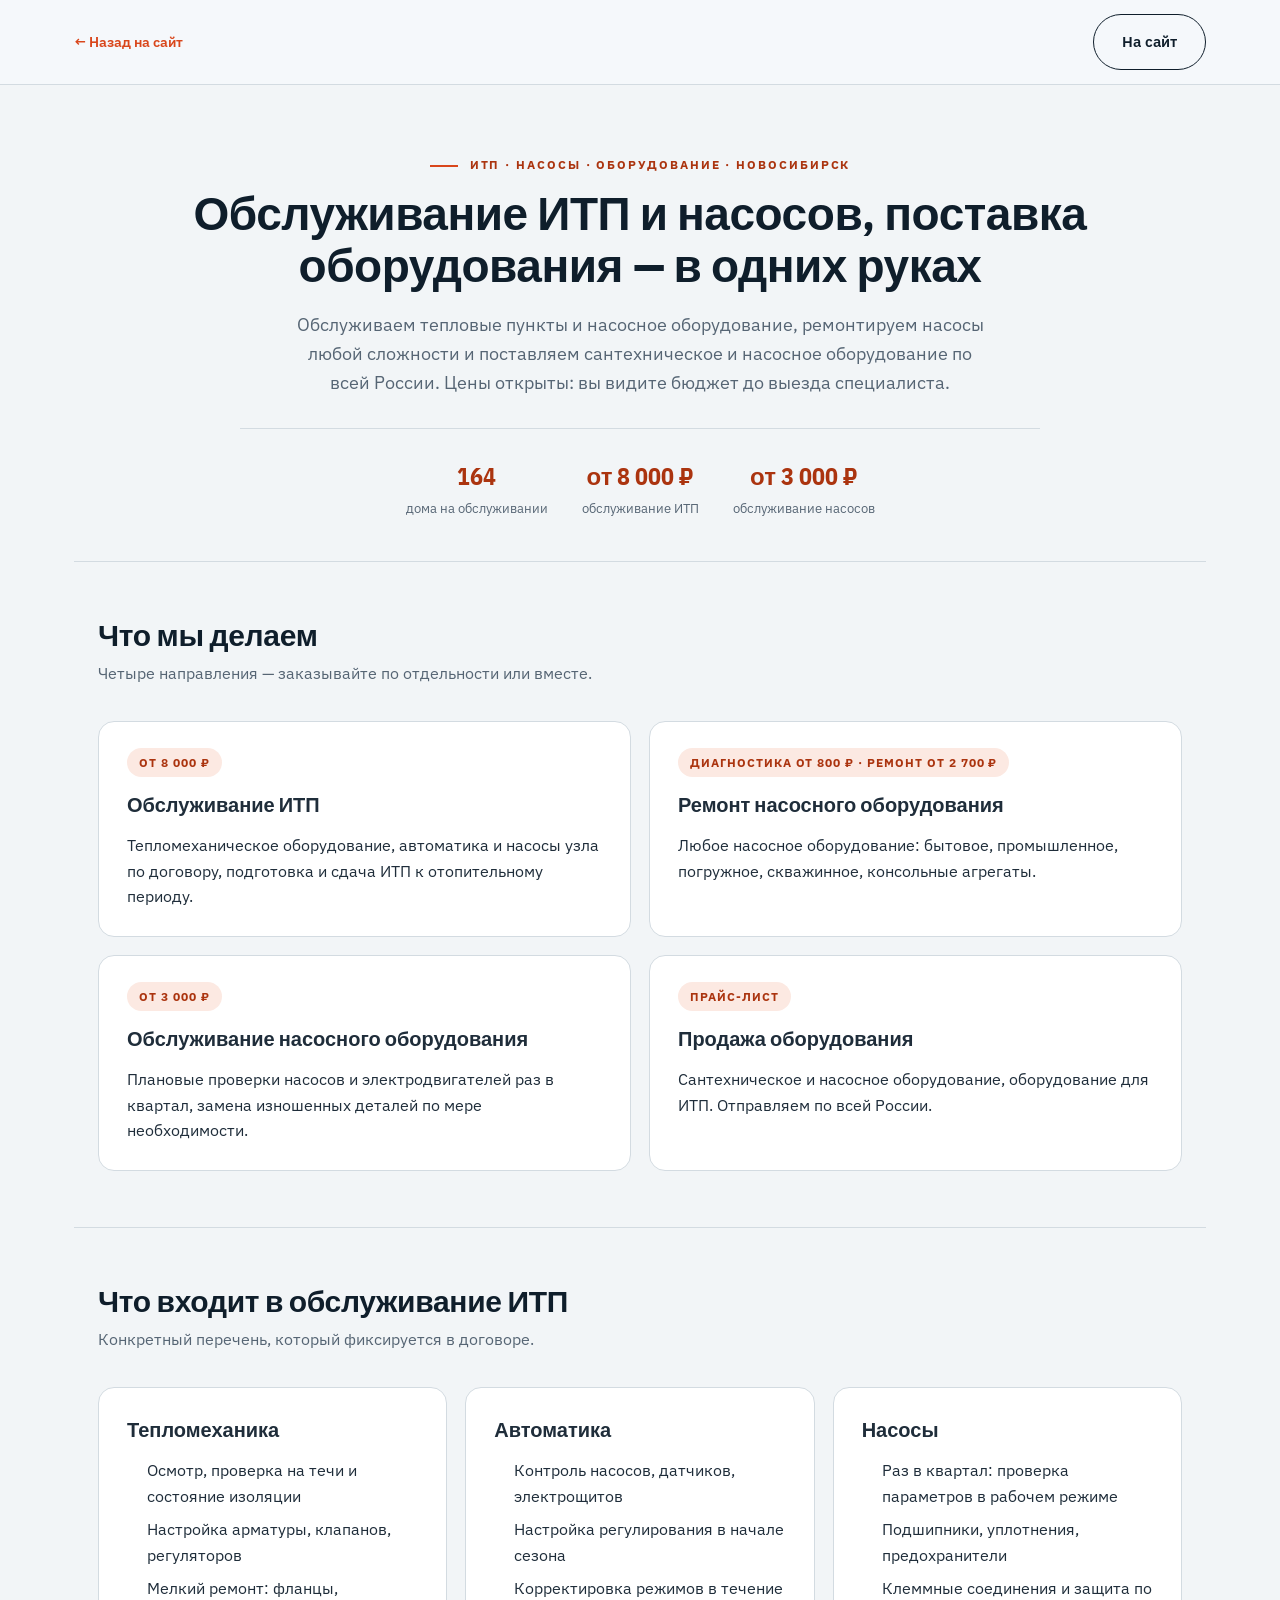
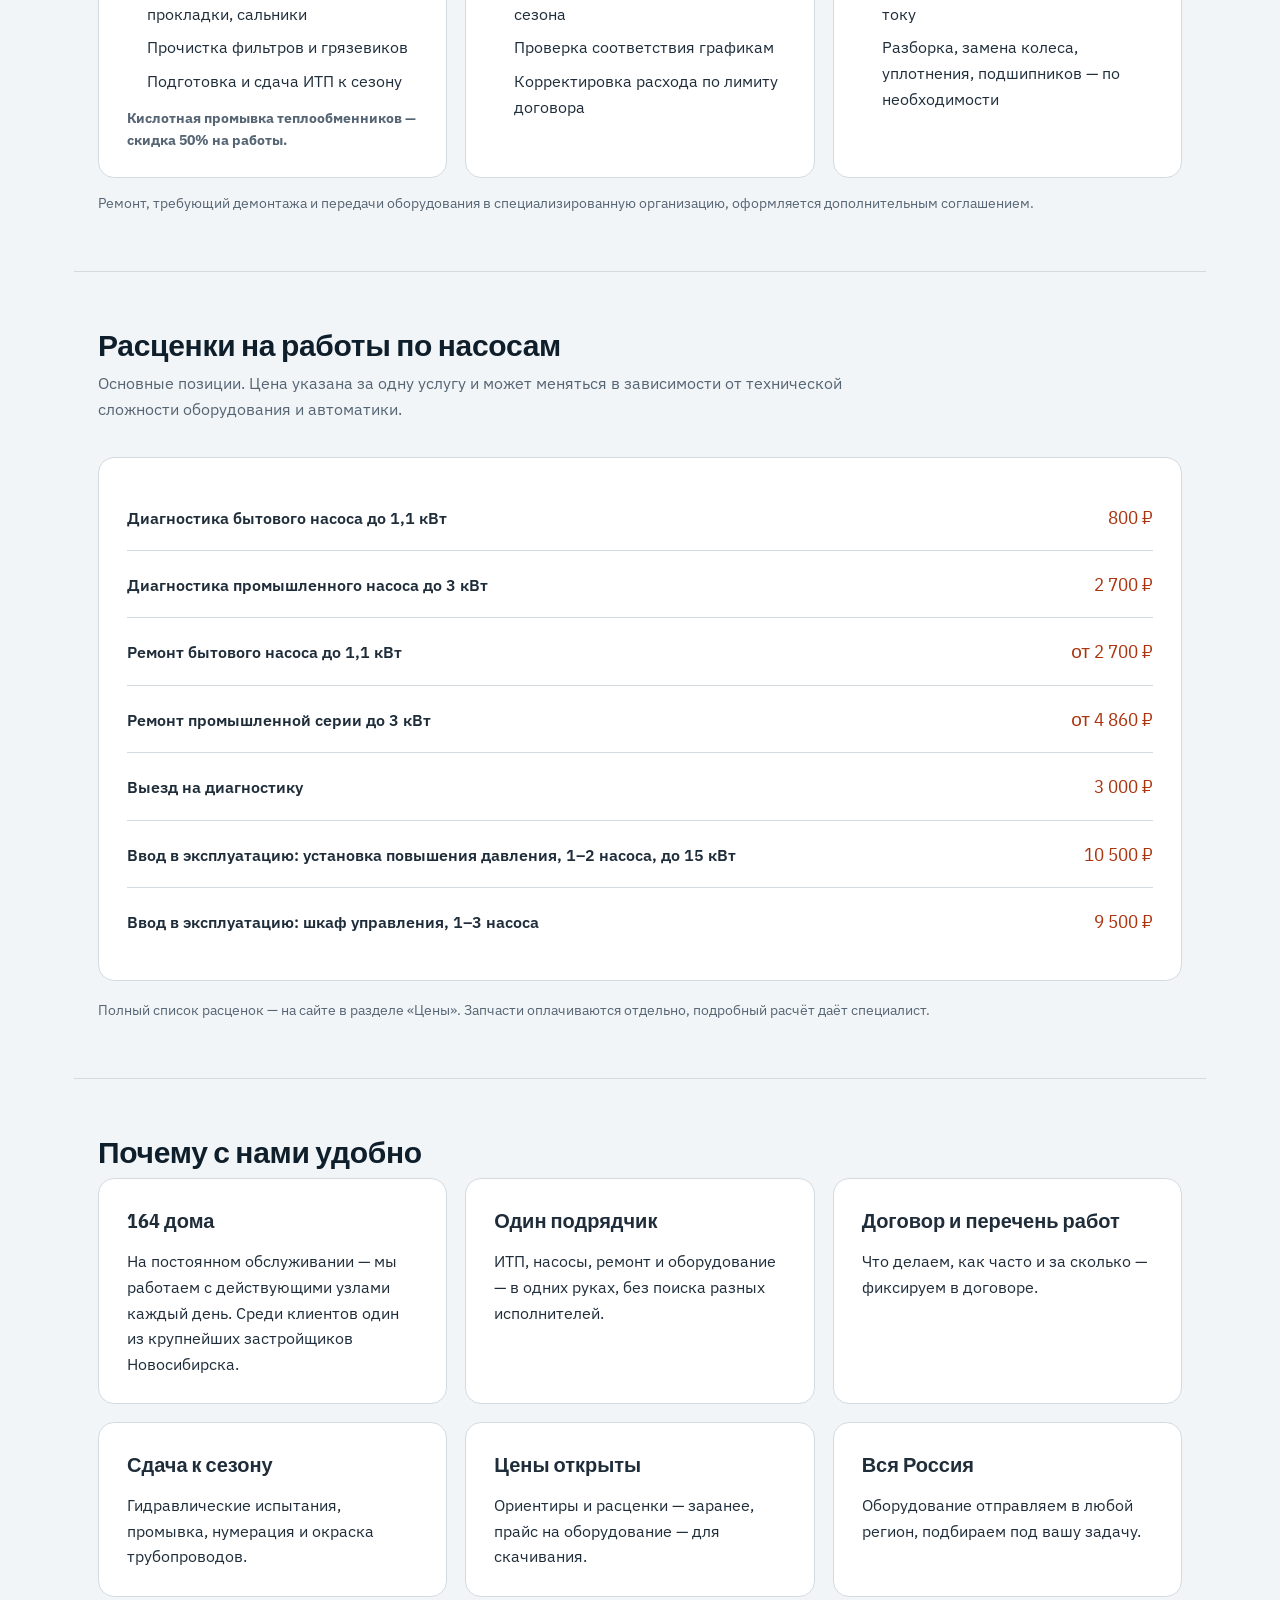
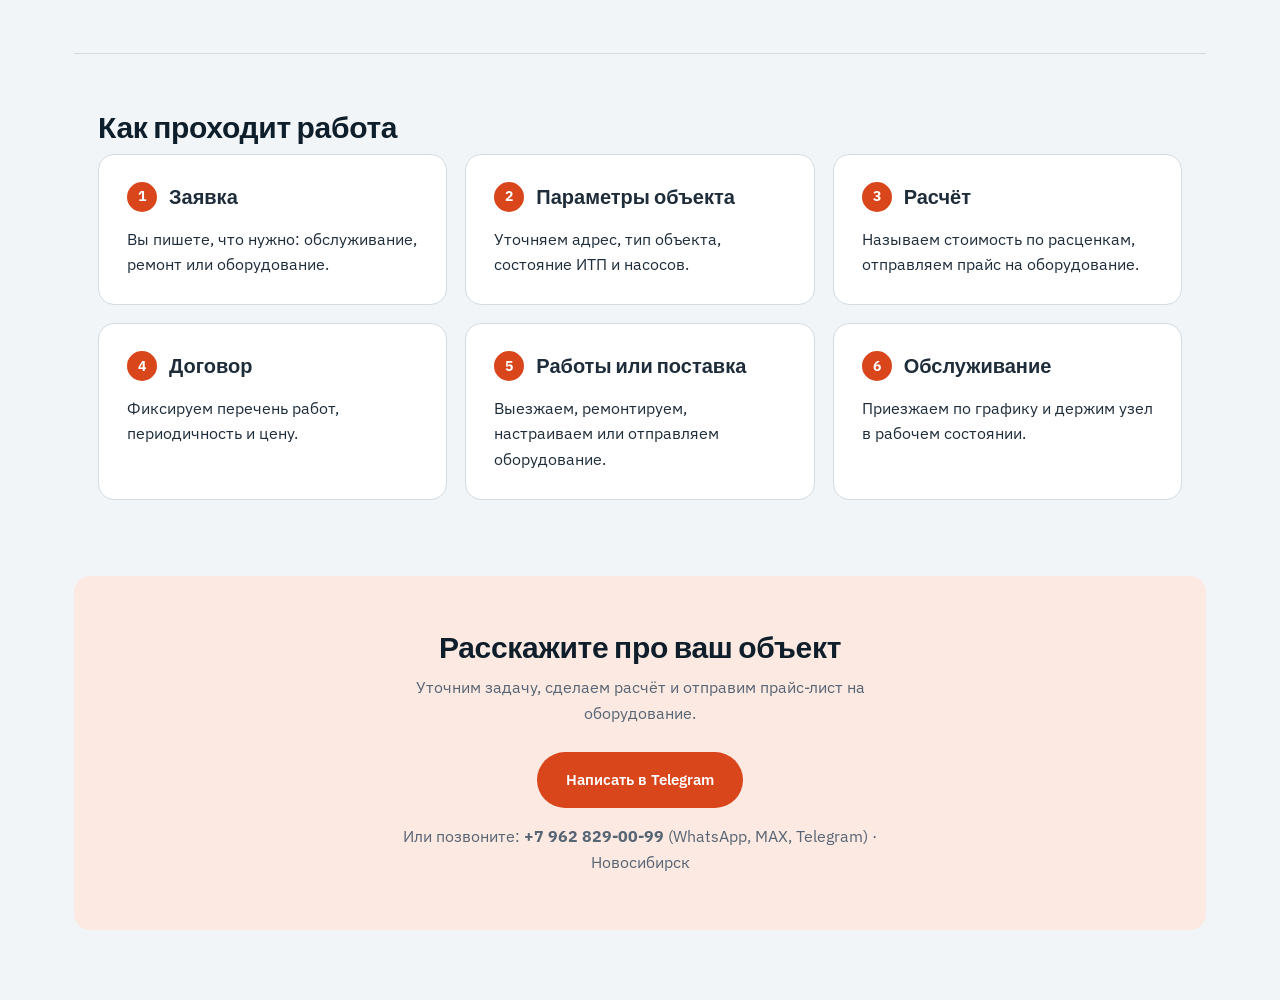
<file: presentation.html>
<!DOCTYPE html>
<html lang="ru">
<head>
<meta charset="UTF-8">
<meta name="viewport" content="width=device-width, initial-scale=1.0">
<title>Сибирские Технологии Тепла — обслуживание ИТП и насосов, оборудование</title>
<meta name="robots" content="noindex">
<link rel="icon" href="img/favicon.svg" type="image/svg+xml">
<link rel="preconnect" href="https://fonts.googleapis.com">
<link rel="preconnect" href="https://fonts.gstatic.com" crossorigin>
<link href="https://fonts.googleapis.com/css2?family=IBM+Plex+Mono:wght@500;600&family=IBM+Plex+Sans+Condensed:wght@600;700&family=IBM+Plex+Sans:wght@400;500;600&display=swap" rel="stylesheet">
<link rel="stylesheet" href="styles.css?v=4">
<link rel="stylesheet" href="materials.css">
</head>
<body>

<div class="doc-bar">
  <div class="doc-bar__inner">
    <a href="index.html" class="doc-bar__back">← <span>Назад на сайт</span></a>
    <div class="doc-actions-wrap doc-bar__actions">
      <a href="index.html" class="btn btn--outline">На сайт</a>
    </div>
  </div>
</div>

<div class="container">

  <section class="pitch">
    <p class="section-tag eyebrow--center">ИТП · Насосы · Оборудование · Новосибирск</p>
    <h1>Обслуживание ИТП и насосов, поставка оборудования — в одних руках</h1>
    <p class="pitch__lead">Обслуживаем тепловые пункты и насосное оборудование, ремонтируем насосы любой сложности и поставляем сантехническое и насосное оборудование по всей России. Цены открыты: вы видите бюджет до выезда специалиста.</p>
    <div class="pitch__meta">
      <div><b>164</b><span>дома на обслуживании</span></div>
      <div><b>от 8 000 ₽</b><span>обслуживание ИТП</span></div>
      <div><b>от 3 000 ₽</b><span>обслуживание насосов</span></div>
    </div>
  </section>

  <section class="doc-section">
    <h2>Что мы делаем</h2>
    <p class="doc-section__lead">Четыре направления — заказывайте по отдельности или вместе.</p>
    <div class="grid-2">
      <div class="card"><span class="tag">от 8 000 ₽</span><p class="card__title">Обслуживание ИТП</p><p>Тепломеханическое оборудование, автоматика и насосы узла по договору, подготовка и сдача ИТП к отопительному периоду.</p></div>
      <div class="card"><span class="tag">диагностика от 800 ₽ · ремонт от 2 700 ₽</span><p class="card__title">Ремонт насосного оборудования</p><p>Любое насосное оборудование: бытовое, промышленное, погружное, скважинное, консольные агрегаты.</p></div>
      <div class="card"><span class="tag">от 3 000 ₽</span><p class="card__title">Обслуживание насосного оборудования</p><p>Плановые проверки насосов и электродвигателей раз в квартал, замена изношенных деталей по мере необходимости.</p></div>
      <div class="card"><span class="tag">прайс-лист</span><p class="card__title">Продажа оборудования</p><p>Сантехническое и насосное оборудование, оборудование для ИТП. Отправляем по всей России.</p></div>
    </div>
  </section>

  <section class="doc-section">
    <h2>Что входит в обслуживание ИТП</h2>
    <p class="doc-section__lead">Конкретный перечень, который фиксируется в договоре.</p>
    <div class="grid-3">
      <div class="card">
        <p class="card__title">Тепломеханика</p>
        <ul class="ul">
          <li>Осмотр, проверка на течи и состояние изоляции</li>
          <li>Настройка арматуры, клапанов, регуляторов</li>
          <li>Мелкий ремонт: фланцы, прокладки, сальники</li>
          <li>Прочистка фильтров и грязевиков</li>
          <li>Подготовка и сдача ИТП к сезону</li>
        </ul>
        <p class="card__note"><b>Кислотная промывка теплообменников — скидка 50% на работы.</b></p>
      </div>
      <div class="card">
        <p class="card__title">Автоматика</p>
        <ul class="ul">
          <li>Контроль насосов, датчиков, электрощитов</li>
          <li>Настройка регулирования в начале сезона</li>
          <li>Корректировка режимов в течение сезона</li>
          <li>Проверка соответствия графикам</li>
          <li>Корректировка расхода по лимиту договора</li>
        </ul>
      </div>
      <div class="card">
        <p class="card__title">Насосы</p>
        <ul class="ul">
          <li>Раз в квартал: проверка параметров в рабочем режиме</li>
          <li>Подшипники, уплотнения, предохранители</li>
          <li>Клеммные соединения и защита по току</li>
          <li>Разборка, замена колеса, уплотнения, подшипников — по необходимости</li>
        </ul>
      </div>
    </div>
    <p class="card__note" style="margin-top:14px">Ремонт, требующий демонтажа и передачи оборудования в специализированную организацию, оформляется дополнительным соглашением.</p>
  </section>

  <section class="doc-section">
    <h2>Расценки на работы по насосам</h2>
    <p class="doc-section__lead">Основные позиции. Цена указана за одну услугу и может меняться в зависимости от технической сложности оборудования и автоматики.</p>
    <div class="card">
      <div class="offer"><div><span class="offer__name">Диагностика бытового насоса до 1,1 кВт</span></div><span class="offer__price">800 ₽</span></div>
      <div class="offer"><div><span class="offer__name">Диагностика промышленного насоса до 3 кВт</span></div><span class="offer__price">2 700 ₽</span></div>
      <div class="offer"><div><span class="offer__name">Ремонт бытового насоса до 1,1 кВт</span></div><span class="offer__price">от 2 700 ₽</span></div>
      <div class="offer"><div><span class="offer__name">Ремонт промышленной серии до 3 кВт</span></div><span class="offer__price">от 4 860 ₽</span></div>
      <div class="offer"><div><span class="offer__name">Выезд на диагностику</span></div><span class="offer__price">3 000 ₽</span></div>
      <div class="offer"><div><span class="offer__name">Ввод в эксплуатацию: установка повышения давления, 1–2 насоса, до 15 кВт</span></div><span class="offer__price">10 500 ₽</span></div>
      <div class="offer"><div><span class="offer__name">Ввод в эксплуатацию: шкаф управления, 1–3 насоса</span></div><span class="offer__price">9 500 ₽</span></div>
    </div>
    <p class="card__note" style="margin-top:14px">Полный список расценок — на сайте в разделе «Цены». Запчасти оплачиваются отдельно, подробный расчёт даёт специалист.</p>
  </section>

  <section class="doc-section">
    <h2>Почему с нами удобно</h2>
    <div class="grid-3">
      <div class="card"><p class="card__title">164 дома</p><p>На постоянном обслуживании — мы работаем с действующими узлами каждый день. Среди клиентов один из крупнейших застройщиков Новосибирска.</p></div>
      <div class="card"><p class="card__title">Один подрядчик</p><p>ИТП, насосы, ремонт и оборудование — в одних руках, без поиска разных исполнителей.</p></div>
      <div class="card"><p class="card__title">Договор и перечень работ</p><p>Что делаем, как часто и за сколько — фиксируем в договоре.</p></div>
      <div class="card"><p class="card__title">Сдача к сезону</p><p>Гидравлические испытания, промывка, нумерация и окраска трубопроводов.</p></div>
      <div class="card"><p class="card__title">Цены открыты</p><p>Ориентиры и расценки — заранее, прайс на оборудование — для скачивания.</p></div>
      <div class="card"><p class="card__title">Вся Россия</p><p>Оборудование отправляем в любой регион, подбираем под вашу задачу.</p></div>
    </div>
  </section>

  <section class="doc-section">
    <h2>Как проходит работа</h2>
    <div class="grid-3">
      <div class="card"><div class="card__head"><span class="card__step">1</span><p class="card__title">Заявка</p></div><p>Вы пишете, что нужно: обслуживание, ремонт или оборудование.</p></div>
      <div class="card"><div class="card__head"><span class="card__step">2</span><p class="card__title">Параметры объекта</p></div><p>Уточняем адрес, тип объекта, состояние ИТП и насосов.</p></div>
      <div class="card"><div class="card__head"><span class="card__step">3</span><p class="card__title">Расчёт</p></div><p>Называем стоимость по расценкам, отправляем прайс на оборудование.</p></div>
      <div class="card"><div class="card__head"><span class="card__step">4</span><p class="card__title">Договор</p></div><p>Фиксируем перечень работ, периодичность и цену.</p></div>
      <div class="card"><div class="card__head"><span class="card__step">5</span><p class="card__title">Работы или поставка</p></div><p>Выезжаем, ремонтируем, настраиваем или отправляем оборудование.</p></div>
      <div class="card"><div class="card__head"><span class="card__step">6</span><p class="card__title">Обслуживание</p></div><p>Приезжаем по графику и держим узел в рабочем состоянии.</p></div>
    </div>
  </section>

  <section class="cta-final">
    <h2>Расскажите про ваш объект</h2>
    <p>Уточним задачу, сделаем расчёт и отправим прайс-лист на оборудование.</p>
    <a href="https://t.me/Andrey4D" target="_blank" rel="noopener" class="btn btn--primary">Написать в Telegram</a>
    <p style="margin-top:16px;margin-bottom:0">Или позвоните: <a href="tel:+79628290099"><b>+7 962 829-00-99</b></a> (WhatsApp, MAX, Telegram) · Новосибирск</p>
  </section>

</div>

<script src="script.js?v=4"></script>
</body>
</html>
</file>
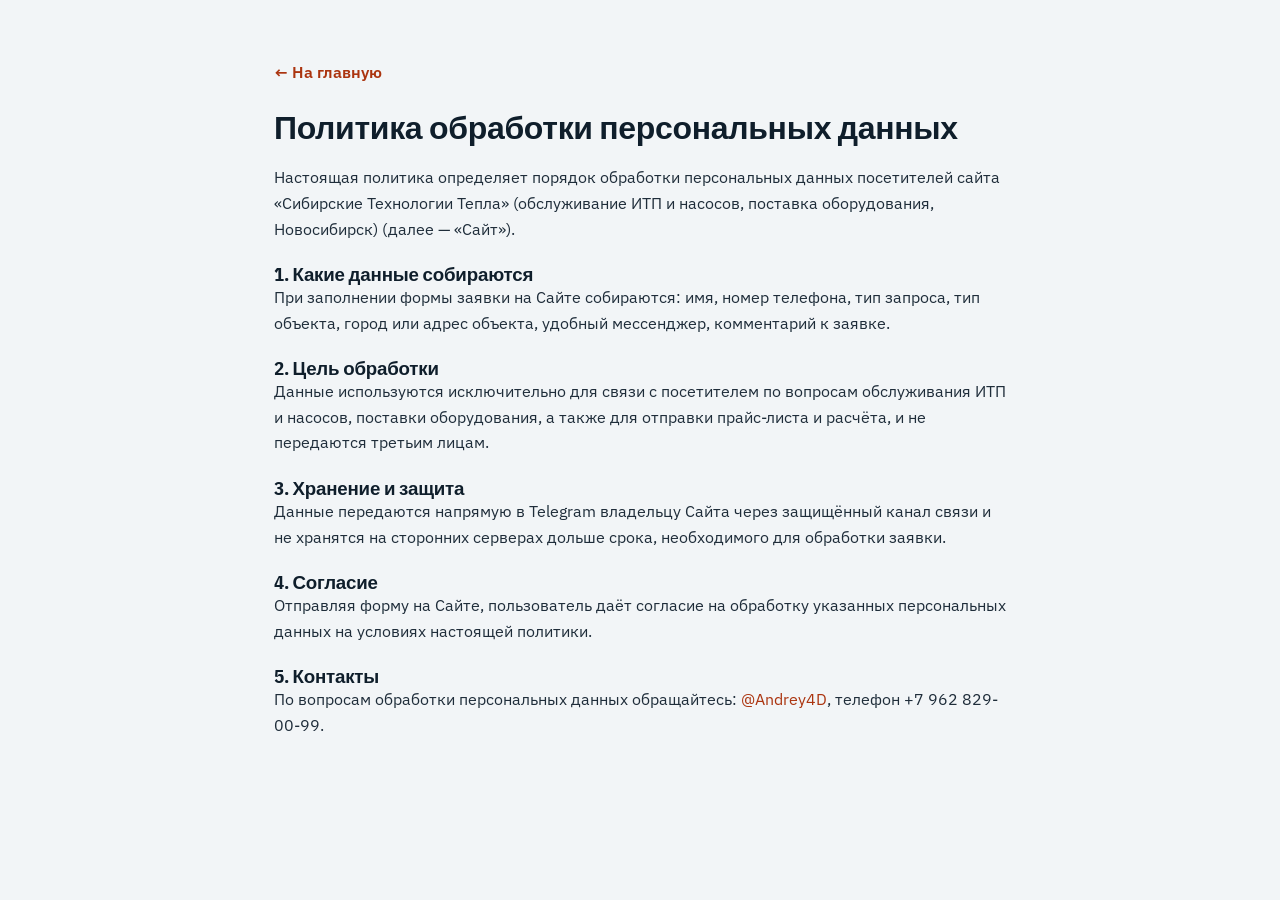
<file: privacy.html>
<!DOCTYPE html>
<html lang="ru">
<head>
<meta charset="UTF-8">
<meta name="viewport" content="width=device-width, initial-scale=1.0">
<title>Политика обработки персональных данных</title>
<link href="https://fonts.googleapis.com/css2?family=IBM+Plex+Mono:wght@500;600&family=IBM+Plex+Sans+Condensed:wght@600;700&family=IBM+Plex+Sans:wght@400;500;600&display=swap" rel="stylesheet">
<link rel="stylesheet" href="styles.css">
</head>
<body>
<div class="container" style="padding: 60px 24px; max-width: 780px;">
  <a href="index.html" style="color: var(--clr-accent-dark); font-weight: 600;">← На главную</a>
  <h1 style="margin-top: 24px; margin-bottom: 20px;">Политика обработки персональных данных</h1>
  <p>Настоящая политика определяет порядок обработки персональных данных посетителей сайта «Сибирские Технологии Тепла» (обслуживание ИТП и насосов, поставка оборудования, Новосибирск) (далее — «Сайт»).</p>
  <h3 style="margin-top:22px">1. Какие данные собираются</h3>
  <p>При заполнении формы заявки на Сайте собираются: имя, номер телефона, тип запроса, тип объекта, город или адрес объекта, удобный мессенджер, комментарий к заявке.</p>
  <h3 style="margin-top:22px">2. Цель обработки</h3>
  <p>Данные используются исключительно для связи с посетителем по вопросам обслуживания ИТП и насосов, поставки оборудования, а также для отправки прайс-листа и расчёта, и не передаются третьим лицам.</p>
  <h3 style="margin-top:22px">3. Хранение и защита</h3>
  <p>Данные передаются напрямую в Telegram владельцу Сайта через защищённый канал связи и не хранятся на сторонних серверах дольше срока, необходимого для обработки заявки.</p>
  <h3 style="margin-top:22px">4. Согласие</h3>
  <p>Отправляя форму на Сайте, пользователь даёт согласие на обработку указанных персональных данных на условиях настоящей политики.</p>
  <h3 style="margin-top:22px">5. Контакты</h3>
  <p>По вопросам обработки персональных данных обращайтесь: <a href="https://t.me/Andrey4D" target="_blank" rel="noopener" style="color:var(--clr-accent-dark)">@Andrey4D</a>, телефон +7 962 829-00-99.</p>
</div>
</body>
</html>
</file>
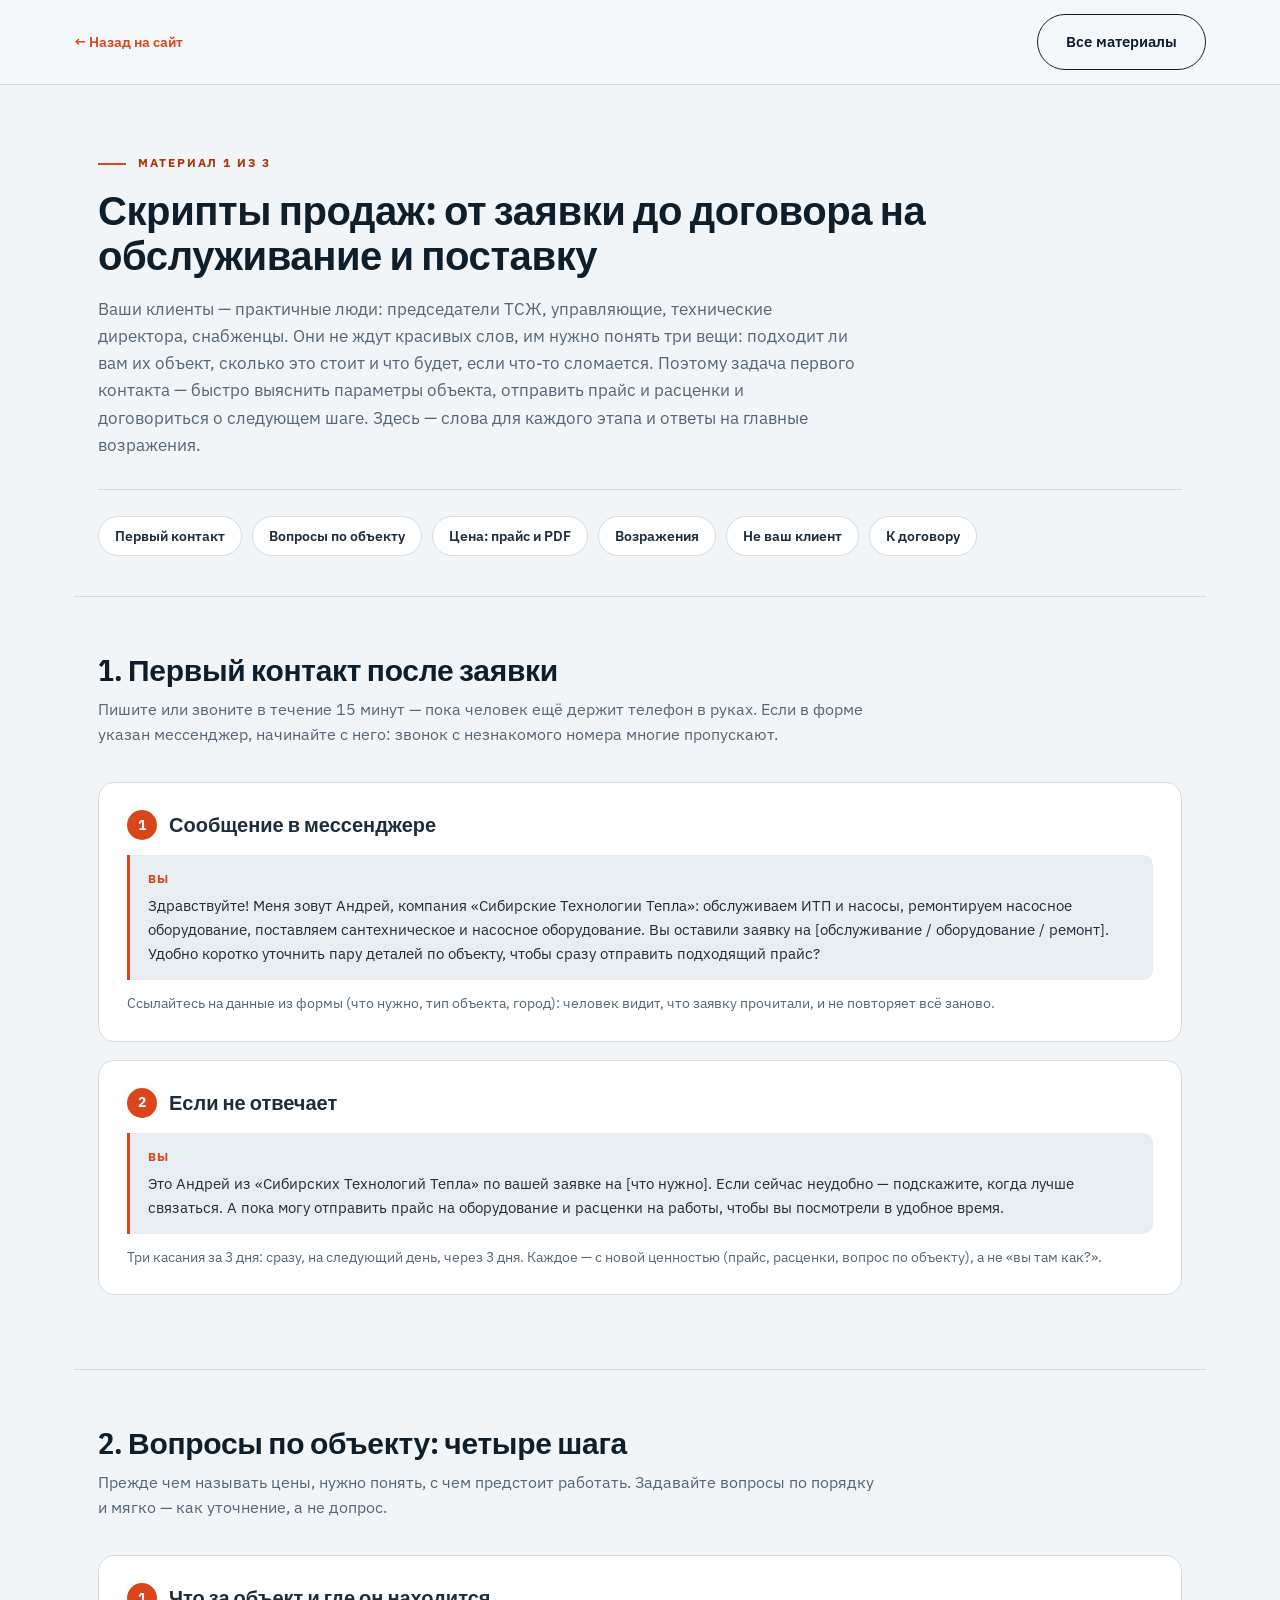
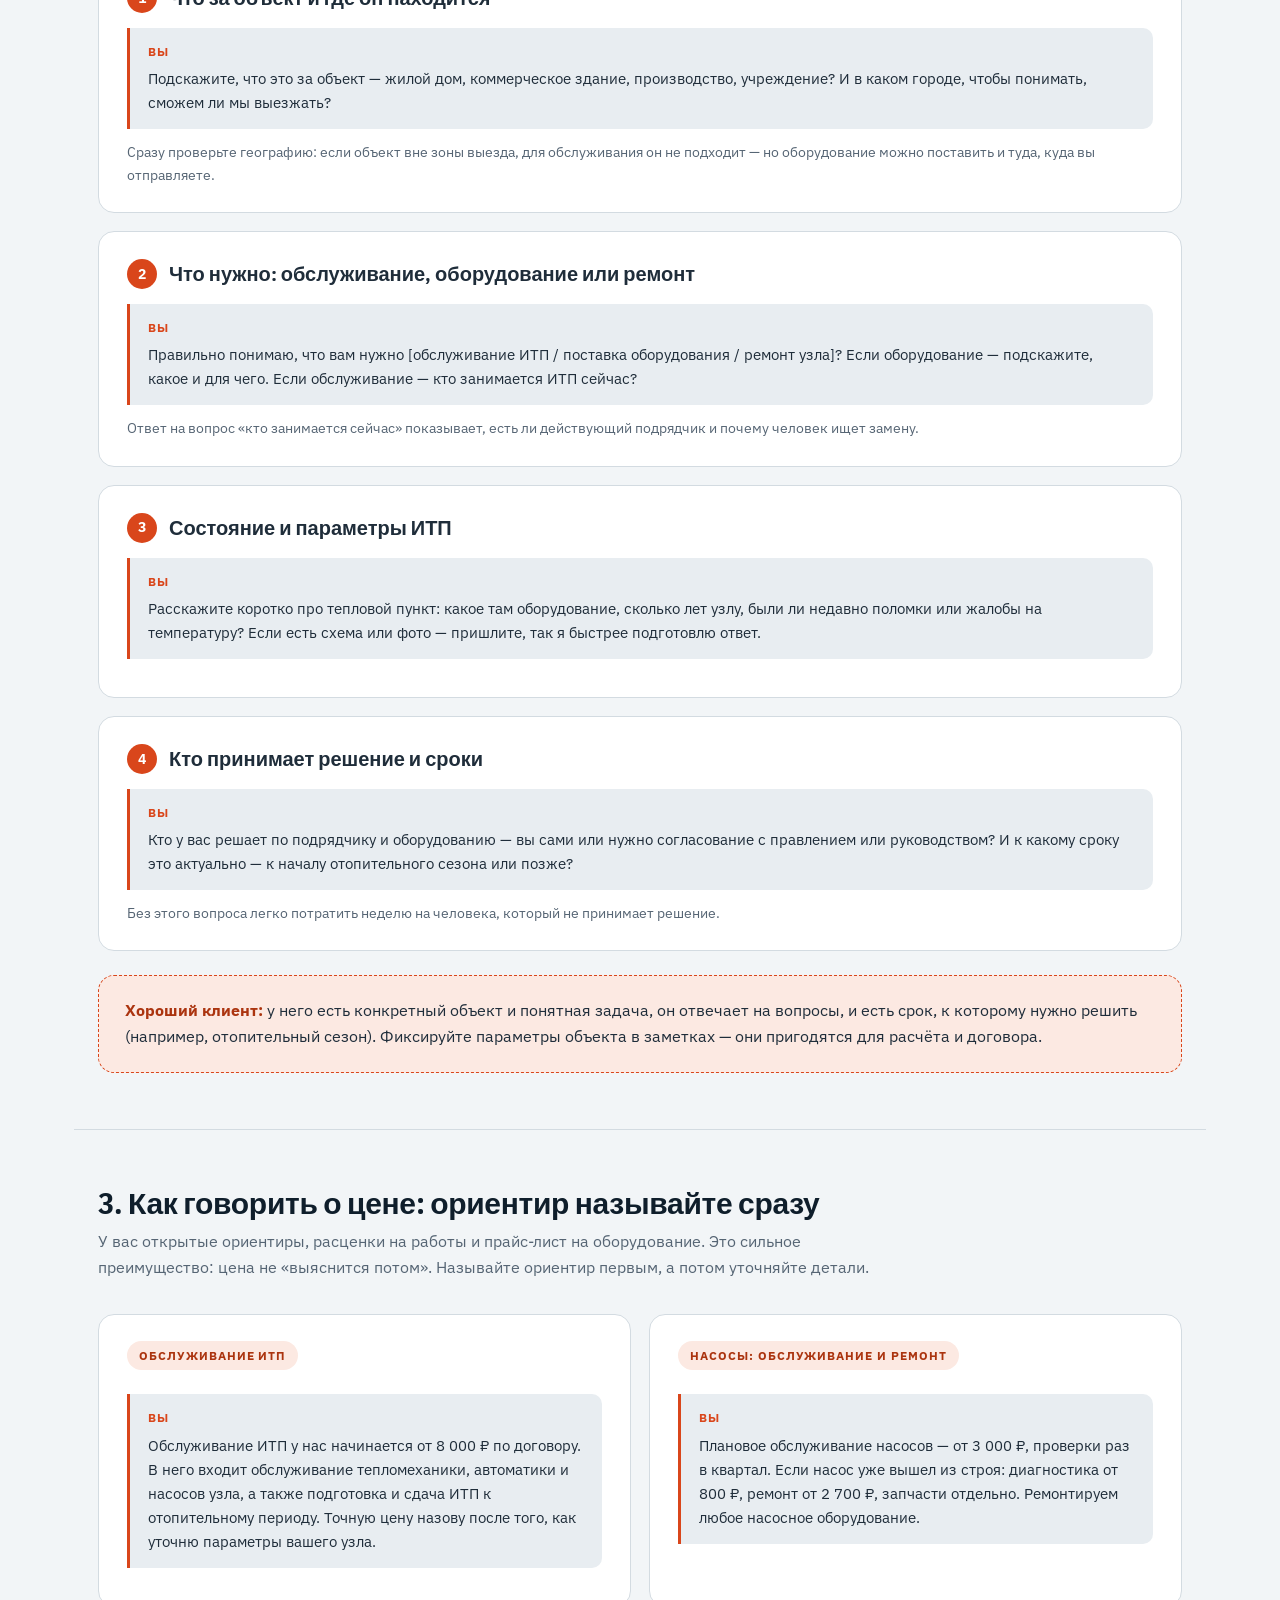
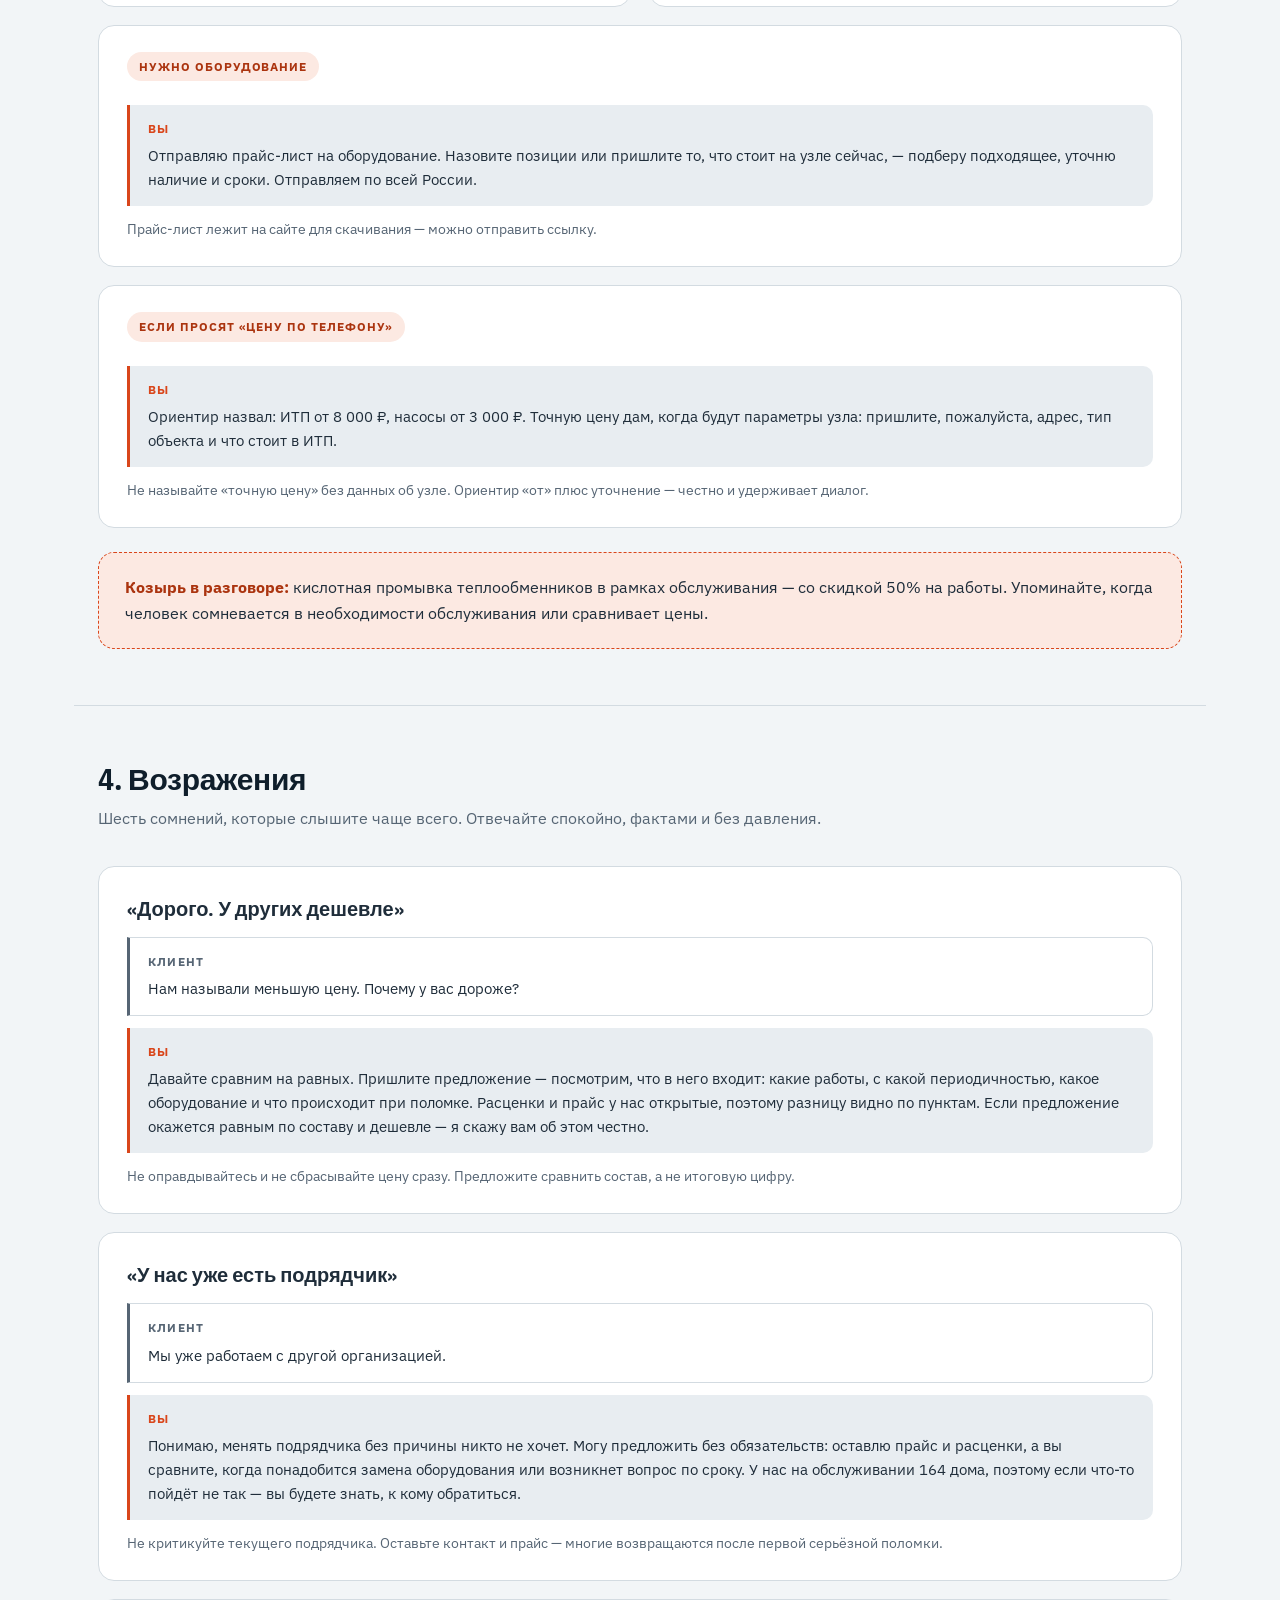
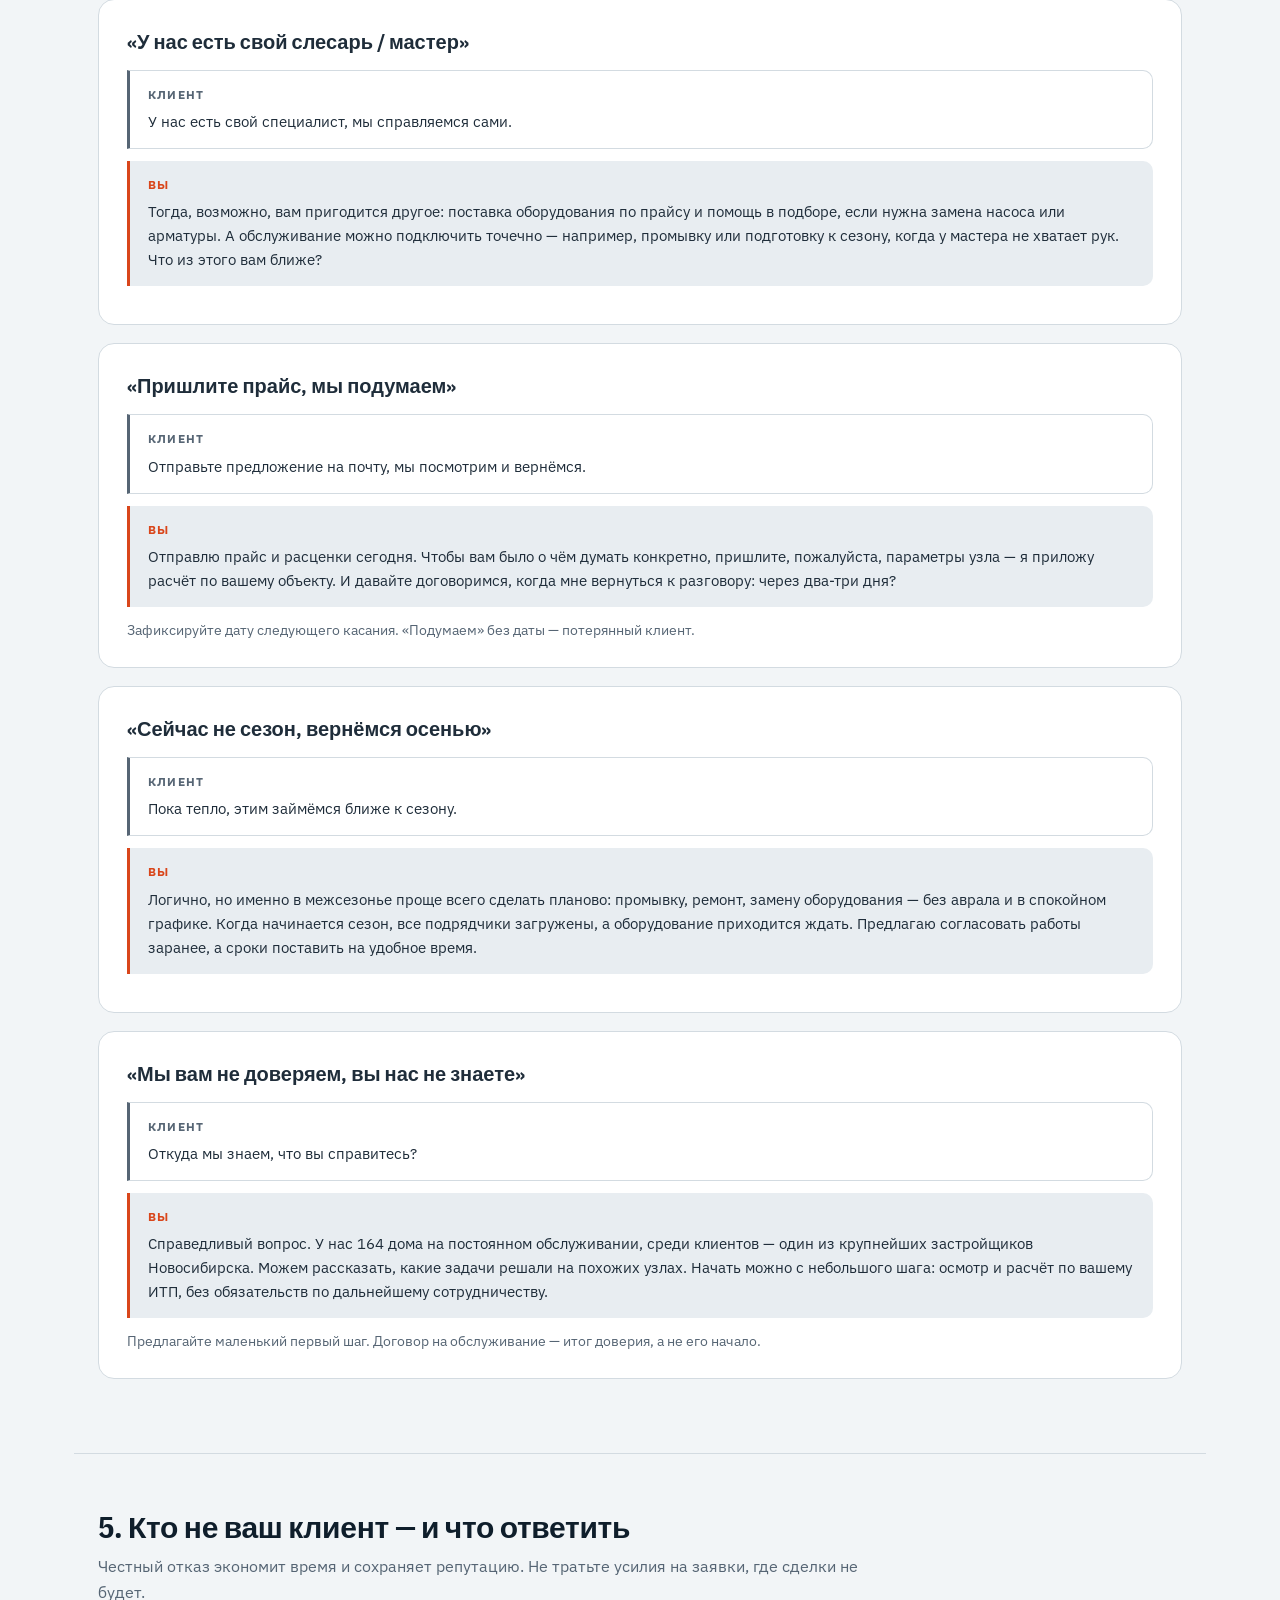
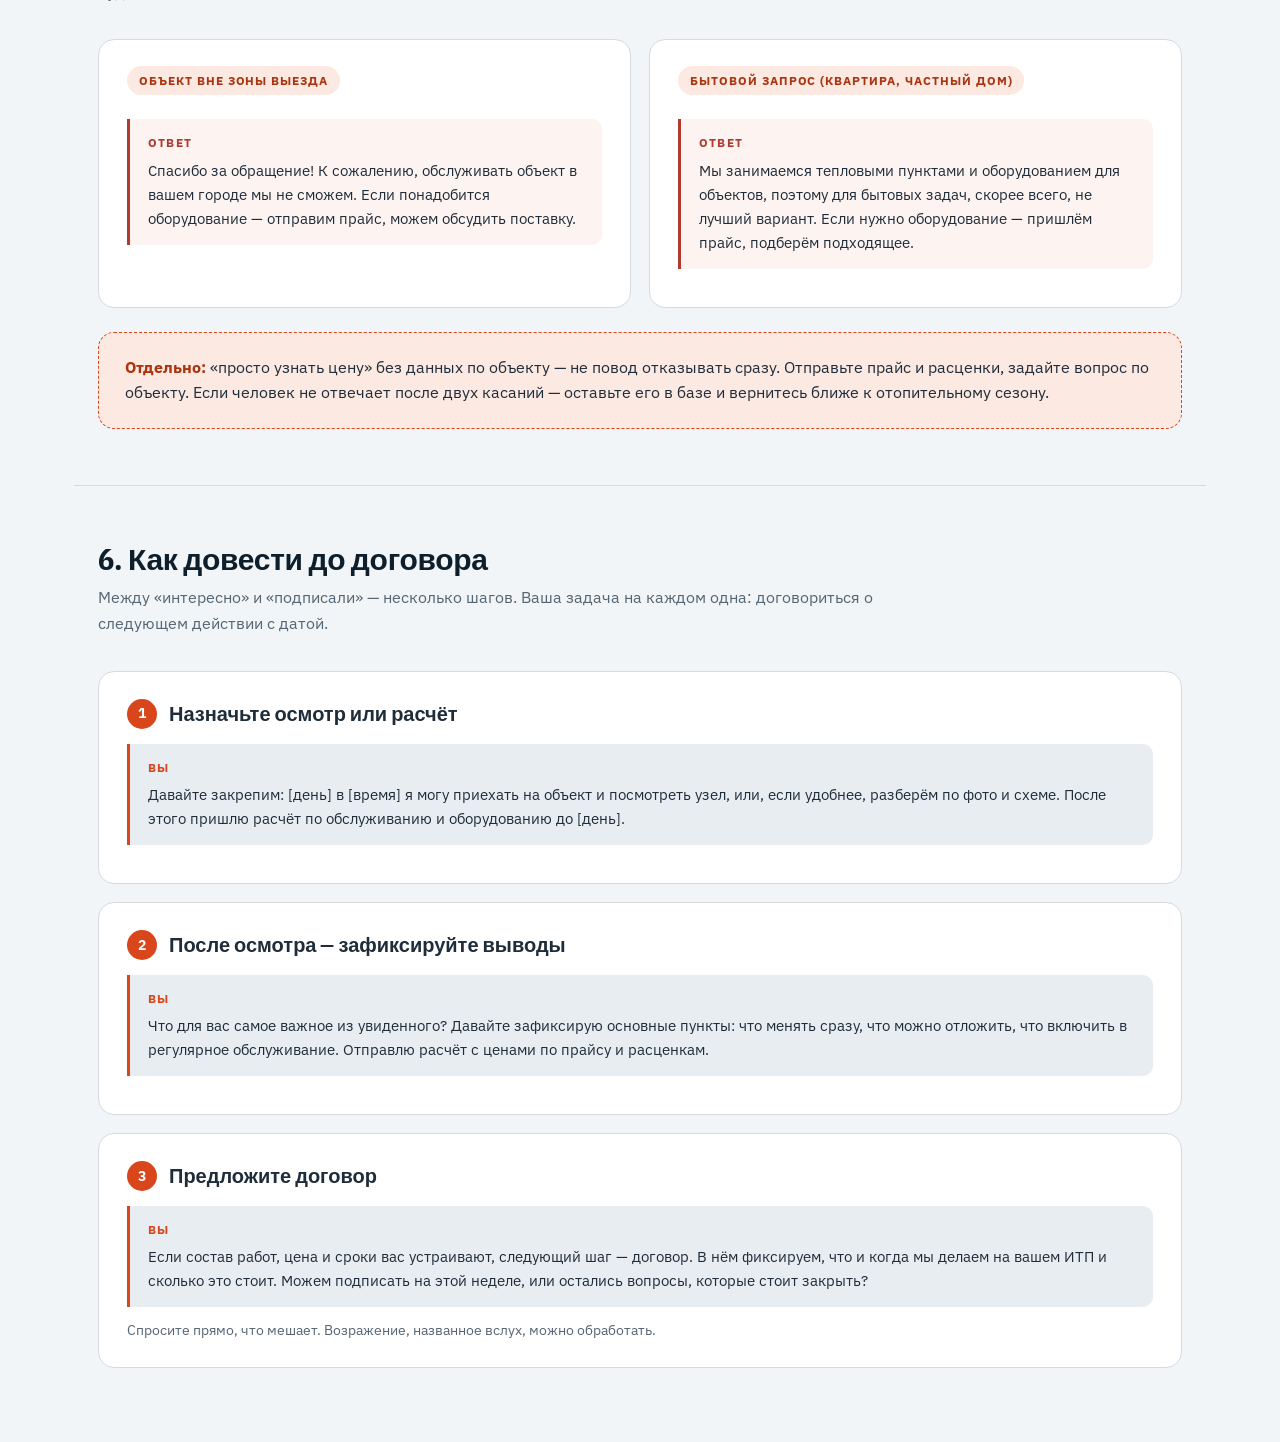
<file: scripts.html>
<!DOCTYPE html>
<html lang="ru">
<head>
<meta charset="UTF-8">
<meta name="viewport" content="width=device-width, initial-scale=1.0">
<title>Скрипты продаж — Сибирские Технологии Тепла</title>
<meta name="robots" content="noindex">
<link rel="icon" href="img/favicon.svg" type="image/svg+xml">
<link rel="preconnect" href="https://fonts.googleapis.com">
<link rel="preconnect" href="https://fonts.gstatic.com" crossorigin>
<link href="https://fonts.googleapis.com/css2?family=IBM+Plex+Mono:wght@500;600&family=IBM+Plex+Sans+Condensed:wght@600;700&family=IBM+Plex+Sans:wght@400;500;600&display=swap" rel="stylesheet">
<link rel="stylesheet" href="styles.css">
<link rel="stylesheet" href="materials.css">
</head>
<body>

<div class="doc-bar">
  <div class="doc-bar__inner">
    <a href="index.html" class="doc-bar__back">← <span>Назад на сайт</span></a>
    <div class="doc-actions-wrap doc-bar__actions">
      <a href="materials.html" class="btn btn--outline">Все материалы</a>
    </div>
  </div>
</div>

<div class="container">

  <section class="doc-hero">
    <p class="section-tag">Материал 1 из 3</p>
    <h1>Скрипты продаж: от заявки до договора на обслуживание и поставку</h1>
    <p class="doc-hero__lead">Ваши клиенты — практичные люди: председатели ТСЖ, управляющие, технические директора, снабженцы. Они не ждут красивых слов, им нужно понять три вещи: подходит ли вам их объект, сколько это стоит и что будет, если что-то сломается. Поэтому задача первого контакта — быстро выяснить параметры объекта, отправить прайс и расценки и договориться о следующем шаге. Здесь — слова для каждого этапа и ответы на главные возражения.</p>
    <nav class="toc">
      <a href="#first">Первый контакт</a>
      <a href="#qualify">Вопросы по объекту</a>
      <a href="#price">Цена: прайс и PDF</a>
      <a href="#objections">Возражения</a>
      <a href="#notqual">Не ваш клиент</a>
      <a href="#close">К договору</a>
    </nav>
  </section>

  <section class="doc-section" id="first">
    <h2>1. Первый контакт после заявки</h2>
    <p class="doc-section__lead">Пишите или звоните в течение 15 минут — пока человек ещё держит телефон в руках. Если в форме указан мессенджер, начинайте с него: звонок с незнакомого номера многие пропускают.</p>
    <div class="card">
      <div class="card__head"><span class="card__step">1</span><p class="card__title">Сообщение в мессенджере</p></div>
      <div class="say"><span class="say__who">Вы</span>Здравствуйте! Меня зовут Андрей, компания «Сибирские Технологии Тепла»: обслуживаем ИТП и насосы, ремонтируем насосное оборудование, поставляем сантехническое и насосное оборудование. Вы оставили заявку на [обслуживание / оборудование / ремонт]. Удобно коротко уточнить пару деталей по объекту, чтобы сразу отправить подходящий прайс?</div>
      <p class="card__note">Ссылайтесь на данные из формы (что нужно, тип объекта, город): человек видит, что заявку прочитали, и не повторяет всё заново.</p>
    </div>
    <div class="card">
      <div class="card__head"><span class="card__step">2</span><p class="card__title">Если не отвечает</p></div>
      <div class="say"><span class="say__who">Вы</span>Это Андрей из «Сибирских Технологий Тепла» по вашей заявке на [что нужно]. Если сейчас неудобно — подскажите, когда лучше связаться. А пока могу отправить прайс на оборудование и расценки на работы, чтобы вы посмотрели в удобное время.</div>
      <p class="card__note">Три касания за 3 дня: сразу, на следующий день, через 3 дня. Каждое — с новой ценностью (прайс, расценки, вопрос по объекту), а не «вы там как?».</p>
    </div>
  </section>

  <section class="doc-section" id="qualify">
    <h2>2. Вопросы по объекту: четыре шага</h2>
    <p class="doc-section__lead">Прежде чем называть цены, нужно понять, с чем предстоит работать. Задавайте вопросы по порядку и мягко — как уточнение, а не допрос.</p>
    <div class="card">
      <div class="card__head"><span class="card__step">1</span><p class="card__title">Что за объект и где он находится</p></div>
      <div class="say"><span class="say__who">Вы</span>Подскажите, что это за объект — жилой дом, коммерческое здание, производство, учреждение? И в каком городе, чтобы понимать, сможем ли мы выезжать?</div>
      <p class="card__note">Сразу проверьте географию: если объект вне зоны выезда, для обслуживания он не подходит — но оборудование можно поставить и туда, куда вы отправляете.</p>
    </div>
    <div class="card">
      <div class="card__head"><span class="card__step">2</span><p class="card__title">Что нужно: обслуживание, оборудование или ремонт</p></div>
      <div class="say"><span class="say__who">Вы</span>Правильно понимаю, что вам нужно [обслуживание ИТП / поставка оборудования / ремонт узла]? Если оборудование — подскажите, какое и для чего. Если обслуживание — кто занимается ИТП сейчас?</div>
      <p class="card__note">Ответ на вопрос «кто занимается сейчас» показывает, есть ли действующий подрядчик и почему человек ищет замену.</p>
    </div>
    <div class="card">
      <div class="card__head"><span class="card__step">3</span><p class="card__title">Состояние и параметры ИТП</p></div>
      <div class="say"><span class="say__who">Вы</span>Расскажите коротко про тепловой пункт: какое там оборудование, сколько лет узлу, были ли недавно поломки или жалобы на температуру? Если есть схема или фото — пришлите, так я быстрее подготовлю ответ.</div>
    </div>
    <div class="card">
      <div class="card__head"><span class="card__step">4</span><p class="card__title">Кто принимает решение и сроки</p></div>
      <div class="say"><span class="say__who">Вы</span>Кто у вас решает по подрядчику и оборудованию — вы сами или нужно согласование с правлением или руководством? И к какому сроку это актуально — к началу отопительного сезона или позже?</div>
      <p class="card__note">Без этого вопроса легко потратить неделю на человека, который не принимает решение.</p>
    </div>
    <div class="tip">
      <strong>Хороший клиент:</strong> у него есть конкретный объект и понятная задача, он отвечает на вопросы, и есть срок, к которому нужно решить (например, отопительный сезон). Фиксируйте параметры объекта в заметках — они пригодятся для расчёта и договора.
    </div>
  </section>

  <section class="doc-section" id="price">
    <h2>3. Как говорить о цене: ориентир называйте сразу</h2>
    <p class="doc-section__lead">У вас открытые ориентиры, расценки на работы и прайс-лист на оборудование. Это сильное преимущество: цена не «выяснится потом». Называйте ориентир первым, а потом уточняйте детали.</p>
    <div class="grid-2">
      <div class="card">
        <span class="tag">Обслуживание ИТП</span>
        <div class="say"><span class="say__who">Вы</span>Обслуживание ИТП у нас начинается от 8 000 ₽ по договору. В него входит обслуживание тепломеханики, автоматики и насосов узла, а также подготовка и сдача ИТП к отопительному периоду. Точную цену назову после того, как уточню параметры вашего узла.</div>
      </div>
      <div class="card">
        <span class="tag">Насосы: обслуживание и ремонт</span>
        <div class="say"><span class="say__who">Вы</span>Плановое обслуживание насосов — от 3 000 ₽, проверки раз в квартал. Если насос уже вышел из строя: диагностика от 800 ₽, ремонт от 2 700 ₽, запчасти отдельно. Ремонтируем любое насосное оборудование.</div>
      </div>
    </div>
    <div class="card" style="margin-top:18px">
      <span class="tag">Нужно оборудование</span>
      <div class="say"><span class="say__who">Вы</span>Отправляю прайс-лист на оборудование. Назовите позиции или пришлите то, что стоит на узле сейчас, — подберу подходящее, уточню наличие и сроки. Отправляем по всей России.</div>
      <p class="card__note">Прайс-лист лежит на сайте для скачивания — можно отправить ссылку.</p>
    </div>
    <div class="card" style="margin-top:18px">
      <span class="tag">Если просят «цену по телефону»</span>
      <div class="say"><span class="say__who">Вы</span>Ориентир назвал: ИТП от 8 000 ₽, насосы от 3 000 ₽. Точную цену дам, когда будут параметры узла: пришлите, пожалуйста, адрес, тип объекта и что стоит в ИТП.</div>
      <p class="card__note">Не называйте «точную цену» без данных об узле. Ориентир «от» плюс уточнение — честно и удерживает диалог.</p>
    </div>
    <div class="tip">
      <strong>Козырь в разговоре:</strong> кислотная промывка теплообменников в рамках обслуживания — со скидкой 50% на работы. Упоминайте, когда человек сомневается в необходимости обслуживания или сравнивает цены.
    </div>
  </section>

  <section class="doc-section" id="objections">
    <h2>4. Возражения</h2>
    <p class="doc-section__lead">Шесть сомнений, которые слышите чаще всего. Отвечайте спокойно, фактами и без давления.</p>
    <div class="card">
      <p class="card__title">«Дорого. У других дешевле»</p>
      <div class="say say--client"><span class="say__who">Клиент</span>Нам называли меньшую цену. Почему у вас дороже?</div>
      <div class="say"><span class="say__who">Вы</span>Давайте сравним на равных. Пришлите предложение — посмотрим, что в него входит: какие работы, с какой периодичностью, какое оборудование и что происходит при поломке. Расценки и прайс у нас открытые, поэтому разницу видно по пунктам. Если предложение окажется равным по составу и дешевле — я скажу вам об этом честно.</div>
      <p class="card__note">Не оправдывайтесь и не сбрасывайте цену сразу. Предложите сравнить состав, а не итоговую цифру.</p>
    </div>
    <div class="card">
      <p class="card__title">«У нас уже есть подрядчик»</p>
      <div class="say say--client"><span class="say__who">Клиент</span>Мы уже работаем с другой организацией.</div>
      <div class="say"><span class="say__who">Вы</span>Понимаю, менять подрядчика без причины никто не хочет. Могу предложить без обязательств: оставлю прайс и расценки, а вы сравните, когда понадобится замена оборудования или возникнет вопрос по сроку. У нас на обслуживании 164 дома, поэтому если что-то пойдёт не так — вы будете знать, к кому обратиться.</div>
      <p class="card__note">Не критикуйте текущего подрядчика. Оставьте контакт и прайс — многие возвращаются после первой серьёзной поломки.</p>
    </div>
    <div class="card">
      <p class="card__title">«У нас есть свой слесарь / мастер»</p>
      <div class="say say--client"><span class="say__who">Клиент</span>У нас есть свой специалист, мы справляемся сами.</div>
      <div class="say"><span class="say__who">Вы</span>Тогда, возможно, вам пригодится другое: поставка оборудования по прайсу и помощь в подборе, если нужна замена насоса или арматуры. А обслуживание можно подключить точечно — например, промывку или подготовку к сезону, когда у мастера не хватает рук. Что из этого вам ближе?</div>
    </div>
    <div class="card">
      <p class="card__title">«Пришлите прайс, мы подумаем»</p>
      <div class="say say--client"><span class="say__who">Клиент</span>Отправьте предложение на почту, мы посмотрим и вернёмся.</div>
      <div class="say"><span class="say__who">Вы</span>Отправлю прайс и расценки сегодня. Чтобы вам было о чём думать конкретно, пришлите, пожалуйста, параметры узла — я приложу расчёт по вашему объекту. И давайте договоримся, когда мне вернуться к разговору: через два-три дня?</div>
      <p class="card__note">Зафиксируйте дату следующего касания. «Подумаем» без даты — потерянный клиент.</p>
    </div>
    <div class="card">
      <p class="card__title">«Сейчас не сезон, вернёмся осенью»</p>
      <div class="say say--client"><span class="say__who">Клиент</span>Пока тепло, этим займёмся ближе к сезону.</div>
      <div class="say"><span class="say__who">Вы</span>Логично, но именно в межсезонье проще всего сделать планово: промывку, ремонт, замену оборудования — без аврала и в спокойном графике. Когда начинается сезон, все подрядчики загружены, а оборудование приходится ждать. Предлагаю согласовать работы заранее, а сроки поставить на удобное время.</div>
    </div>
    <div class="card">
      <p class="card__title">«Мы вам не доверяем, вы нас не знаете»</p>
      <div class="say say--client"><span class="say__who">Клиент</span>Откуда мы знаем, что вы справитесь?</div>
      <div class="say"><span class="say__who">Вы</span>Справедливый вопрос. У нас 164 дома на постоянном обслуживании, среди клиентов — один из крупнейших застройщиков Новосибирска. Можем рассказать, какие задачи решали на похожих узлах. Начать можно с небольшого шага: осмотр и расчёт по вашему ИТП, без обязательств по дальнейшему сотрудничеству.</div>
      <p class="card__note">Предлагайте маленький первый шаг. Договор на обслуживание — итог доверия, а не его начало.</p>
    </div>
  </section>

  <section class="doc-section" id="notqual">
    <h2>5. Кто не ваш клиент — и что ответить</h2>
    <p class="doc-section__lead">Честный отказ экономит время и сохраняет репутацию. Не тратьте усилия на заявки, где сделки не будет.</p>
    <div class="grid-2">
      <div class="card">
        <span class="tag">Объект вне зоны выезда</span>
        <div class="say say--stop"><span class="say__who">Ответ</span>Спасибо за обращение! К сожалению, обслуживать объект в вашем городе мы не сможем. Если понадобится оборудование — отправим прайс, можем обсудить поставку.</div>
      </div>
      <div class="card">
        <span class="tag">Бытовой запрос (квартира, частный дом)</span>
        <div class="say say--stop"><span class="say__who">Ответ</span>Мы занимаемся тепловыми пунктами и оборудованием для объектов, поэтому для бытовых задач, скорее всего, не лучший вариант. Если нужно оборудование — пришлём прайс, подберём подходящее.</div>
      </div>
    </div>
    <div class="tip">
      <strong>Отдельно:</strong> «просто узнать цену» без данных по объекту — не повод отказывать сразу. Отправьте прайс и расценки, задайте вопрос по объекту. Если человек не отвечает после двух касаний — оставьте его в базе и вернитесь ближе к отопительному сезону.
    </div>
  </section>

  <section class="doc-section" id="close">
    <h2>6. Как довести до договора</h2>
    <p class="doc-section__lead">Между «интересно» и «подписали» — несколько шагов. Ваша задача на каждом одна: договориться о следующем действии с датой.</p>
    <div class="card">
      <div class="card__head"><span class="card__step">1</span><p class="card__title">Назначьте осмотр или расчёт</p></div>
      <div class="say"><span class="say__who">Вы</span>Давайте закрепим: [день] в [время] я могу приехать на объект и посмотреть узел, или, если удобнее, разберём по фото и схеме. После этого пришлю расчёт по обслуживанию и оборудованию до [день].</div>
    </div>
    <div class="card">
      <div class="card__head"><span class="card__step">2</span><p class="card__title">После осмотра — зафиксируйте выводы</p></div>
      <div class="say"><span class="say__who">Вы</span>Что для вас самое важное из увиденного? Давайте зафиксирую основные пункты: что менять сразу, что можно отложить, что включить в регулярное обслуживание. Отправлю расчёт с ценами по прайсу и расценкам.</div>
    </div>
    <div class="card">
      <div class="card__head"><span class="card__step">3</span><p class="card__title">Предложите договор</p></div>
      <div class="say"><span class="say__who">Вы</span>Если состав работ, цена и сроки вас устраивают, следующий шаг — договор. В нём фиксируем, что и когда мы делаем на вашем ИТП и сколько это стоит. Можем подписать на этой неделе, или остались вопросы, которые стоит закрыть?</div>
      <p class="card__note">Спросите прямо, что мешает. Возражение, названное вслух, можно обработать.</p>
    </div>
  </section>

</div>

<script src="script.js"></script>
</body>
</html>
</file>
<file: home.css>
/* Сибирские Технологии Тепла — главная. Бумага, чернила, тепло и холод как два рабочих цвета. */
:root {
  --paper: #f2f5f7;
  --white: #ffffff;
  --ink: #0f1e2b;
  --text: #1f2d3a;
  --soft: #566574;
  --line: #d3dbe1;
  --heat: #d9461b;
  --heat-dark: #ab340f;
  --heat-tint: #fce9e2;
  --cool: #1f6aa5;
  --cool-tint: #e3edf5;
  --ff-head: 'IBM Plex Sans Condensed', 'Arial Narrow', sans-serif;
  --ff-body: 'IBM Plex Sans', system-ui, sans-serif;
  --ff-num: 'IBM Plex Mono', ui-monospace, monospace;
  --wrap: 1200px;
}

* { box-sizing: border-box; margin: 0; padding: 0; }
html { scroll-behavior: smooth; scroll-padding-top: 76px; }
body { font-family: var(--ff-body); font-size: 17px; line-height: 1.6; color: var(--text); background: var(--paper); -webkit-font-smoothing: antialiased; }
img, svg { display: block; max-width: 100%; }
a { color: inherit; text-decoration: none; }
ul { list-style: none; }
h1, h2, h3 { font-family: var(--ff-head); font-weight: 700; color: var(--ink); line-height: 1.05; letter-spacing: -0.01em; }
:focus-visible { outline: 3px solid var(--cool); outline-offset: 3px; border-radius: 4px; }

.wrap { max-width: var(--wrap); margin: 0 auto; padding: 0 28px; }
section { padding: 96px 0; }
.section-head { max-width: 760px; margin-bottom: 48px; }
.section-head h2 { font-size: clamp(32px, 4vw, 50px); margin-bottom: 16px; }
.section-head p { color: var(--soft); max-width: 62ch; }
.kicker { font-size: 14px; font-weight: 600; color: var(--heat-dark); margin-bottom: 14px; }

/* Buttons */
.btn { display: inline-flex; align-items: center; justify-content: center; gap: 8px; font: 600 16px/1 var(--ff-body); padding: 17px 28px; border-radius: 4px; border: 2px solid transparent; cursor: pointer; transition: background .15s, color .15s, border-color .15s; white-space: nowrap; }
.btn--heat { background: var(--heat); color: #fff; }
.btn--heat:hover { background: var(--heat-dark); }
.btn--line { border-color: var(--ink); color: var(--ink); background: transparent; }
.btn--line:hover { background: var(--ink); color: #fff; }
.btn--block { width: 100%; }

/* Header */
.header { position: sticky; top: 0; z-index: 100; background: rgba(242, 245, 247, .94); backdrop-filter: blur(10px); border-bottom: 1px solid var(--line); }
.header__inner { display: flex; align-items: center; justify-content: space-between; gap: 24px; min-width: 0; max-width: var(--wrap); margin: 0 auto; padding: 12px 28px; }
.logo { display: flex; align-items: center; gap: 12px; flex-shrink: 0; }
.logo__mark { width: 40px; height: 40px; flex: none; }
.logo__text { display: flex; flex-direction: column; line-height: 1.1; }
.logo__text b { font-family: var(--ff-head); font-size: 19px; font-weight: 700; color: var(--ink); white-space: nowrap; }
.logo__text small { font-size: 12.5px; color: var(--soft); white-space: nowrap; }
.nav { display: flex; align-items: center; gap: 26px; }
.nav a { white-space: nowrap; font-size: 15px; font-weight: 500; color: var(--text); padding: 6px 0; border-bottom: 2px solid transparent; }
.nav a:hover { border-bottom-color: var(--heat); }
.header__right { display: flex; align-items: center; gap: 18px; flex-shrink: 0; }
.header__phone { font-family: var(--ff-num); font-weight: 600; font-size: 15px; white-space: nowrap; }
.burger { display: none; width: 44px; height: 44px; border: 1px solid var(--line); background: var(--white); border-radius: 4px; cursor: pointer; position: relative; flex: none; }
.burger span, .burger::before, .burger::after { content: ''; position: absolute; left: 11px; right: 11px; height: 2px; background: var(--ink); transition: all .2s; }
.burger::before { top: 15px; } .burger span { top: 21px; } .burger::after { top: 27px; }
.burger.is-open::before { top: 21px; transform: rotate(45deg); }
.burger.is-open span { opacity: 0; }
.burger.is-open::after { top: 21px; transform: rotate(-45deg); }

/* Hero */
.hero { padding: 56px 0 72px; }
.hero__grid { display: grid; grid-template-columns: minmax(0, 5fr) minmax(0, 6fr); gap: 48px; align-items: center; }
.hero h1 { font-size: clamp(40px, 4.3vw, 60px); line-height: 1.02; margin-bottom: 24px; overflow-wrap: break-word; }
.hero__lead { font-size: 19px; max-width: 34em; margin-bottom: 32px; }
.hero__cta { display: flex; flex-wrap: wrap; align-items: center; gap: 14px 22px; margin-bottom: 40px; }
.hero__phone { font-family: var(--ff-num); font-size: 18px; font-weight: 600; border-bottom: 2px solid var(--line); }
.hero__phone:hover { border-bottom-color: var(--heat); }
.hero__prices { display: grid; grid-template-columns: repeat(3, auto); justify-content: start; gap: 0; border-top: 2px solid var(--ink); }
.hero__prices div { padding: 14px 22px 0 0; margin-right: 22px; border-right: 1px solid var(--line); }
.hero__prices div:last-child { border-right: 0; margin-right: 0; }
.hero__prices dt { font-size: 13px; color: var(--soft); }
.hero__prices dd { font-family: var(--ff-num); font-weight: 600; font-size: 20px; color: var(--ink); white-space: nowrap; }

.sheet { background: var(--white); border: 2px solid var(--ink); }
.sheet svg { width: 100%; height: auto; }
.sheet__cap { display: flex; justify-content: space-between; gap: 16px; border-top: 2px solid var(--ink); padding: 10px 16px; font-size: 13px; color: var(--soft); }
.sheet__cap b { color: var(--ink); font-weight: 600; }

/* Schematic */
.s-ink { fill: none; stroke: var(--ink); stroke-width: 2.2; stroke-linejoin: round; stroke-linecap: round; }
.s-fill { fill: var(--white); stroke: var(--ink); stroke-width: 2.2; }
.s-pipe-h { fill: none; stroke: var(--heat-tint); stroke-width: 12; stroke-linecap: butt; }
.s-pipe-c { fill: none; stroke: var(--cool-tint); stroke-width: 12; stroke-linecap: butt; }
.s-flow-h, .s-flow-c { fill: none; stroke-width: 4; stroke-linecap: round; stroke-dasharray: 1 18; }
.s-flow-h { stroke: var(--heat); animation: flow-r 1.6s linear infinite; }
.s-flow-c { stroke: var(--cool); animation: flow-l 1.6s linear infinite; }
@keyframes flow-r { to { stroke-dashoffset: -19; } }
@keyframes flow-l { to { stroke-dashoffset: 19; } }
.s-dash { fill: none; stroke: var(--soft); stroke-width: 1.6; stroke-dasharray: 5 5; }
.s-label { font: 600 17px var(--ff-body); fill: var(--ink); }
.s-sub { font: 500 14px var(--ff-body); fill: var(--soft); }
.s-val { font: 600 15px var(--ff-num); }
.s-val--h { fill: var(--heat-dark); }
.s-val--c { fill: var(--cool); }
@media (prefers-reduced-motion: reduce) { .s-flow-h, .s-flow-c { animation: none; } html { scroll-behavior: auto; } }

/* Services: прайс-лист строками */
.rows { border-top: 2px solid var(--ink); }
.row { display: grid; grid-template-columns: minmax(0, 4fr) minmax(0, 5fr) minmax(0, 3fr); gap: 32px; align-items: baseline; padding: 30px 0; border-bottom: 1px solid var(--line); }
.row h3 { font-size: clamp(26px, 2.6vw, 34px); }
.row p { color: var(--soft); }
.row__price { text-align: right; font-family: var(--ff-num); font-weight: 600; font-size: 21px; color: var(--ink); }
.row__price small { display: block; font-family: var(--ff-body); font-weight: 400; font-size: 14px; color: var(--soft); margin-top: 4px; }

/* Included */
.alt { background: var(--white); border-top: 1px solid var(--line); border-bottom: 1px solid var(--line); }
.spec { display: grid; grid-template-columns: minmax(0, 7fr) minmax(0, 5fr); gap: 56px; align-items: start; }
.acc { border-top: 2px solid var(--ink); }
.acc details { border-bottom: 1px solid var(--line); }
.acc summary { list-style: none; cursor: pointer; padding: 22px 0; display: flex; align-items: baseline; justify-content: space-between; gap: 16px; font-family: var(--ff-head); font-weight: 700; font-size: 26px; color: var(--ink); }
.acc summary::-webkit-details-marker { display: none; }
.acc summary span { font: 400 14px var(--ff-body); color: var(--soft); margin-left: auto; }
.acc summary::after { content: '+'; font: 400 28px var(--ff-body); color: var(--heat); line-height: 1; transition: transform .2s; }
.acc details[open] summary::after { transform: rotate(45deg); }
.acc ul { padding: 0 0 24px; }
.acc li { position: relative; padding: 7px 0 7px 22px; font-size: 16px; }
.acc li::before { content: ''; position: absolute; left: 0; top: 17px; width: 10px; height: 2px; background: var(--heat); }
.aside { background: var(--heat-tint); border-left: 4px solid var(--heat); padding: 26px 28px; }
.aside h3 { font-size: 28px; margin-bottom: 10px; }
.aside p + p { margin-top: 12px; }
.aside .small { font-size: 15px; color: var(--soft); }

/* Season */
.season { display: grid; grid-template-columns: repeat(4, minmax(0, 1fr)); gap: 0; position: relative; }
.season::before { content: ''; position: absolute; left: 0; right: 0; top: 11px; height: 2px; background: var(--ink); }
.phase { position: relative; padding: 44px 28px 0 0; }
.phase::before { content: ''; position: absolute; top: 4px; left: 0; width: 16px; height: 16px; background: var(--paper); border: 3px solid var(--heat); border-radius: 50%; }
.phase:nth-child(4)::before { border-color: var(--cool); }
.phase h3 { font-size: 26px; margin-bottom: 10px; }
.phase p { font-size: 15.5px; color: var(--soft); }

/* Prices */
.big-prices { display: grid; grid-template-columns: repeat(3, minmax(0, 1fr)); gap: 0; border-top: 2px solid var(--ink); border-bottom: 1px solid var(--line); margin-bottom: 56px; }
.big-prices div { padding: 28px 28px 28px 0; }
.big-prices div + div { padding-left: 28px; border-left: 1px solid var(--line); }
.big-prices dt { font-size: 15px; color: var(--soft); margin-bottom: 6px; }
.big-prices dd { font-family: var(--ff-num); font-weight: 600; font-size: clamp(28px, 3.2vw, 40px); color: var(--ink); line-height: 1.1; }
.big-prices small { display: block; margin-top: 8px; font: 400 14.5px var(--ff-body); color: var(--soft); }
.plist { display: grid; grid-template-columns: repeat(2, minmax(0, 1fr)); gap: 0 56px; }
.plist h3 { font-size: 24px; padding: 0 0 10px; border-bottom: 2px solid var(--ink); margin-top: 30px; }
.plist h3:first-child { margin-top: 0; }
.pl { display: flex; justify-content: space-between; align-items: baseline; gap: 20px; padding: 11px 0; border-bottom: 1px solid var(--line); font-size: 15.5px; }
.pl span:first-child { min-width: 0; }
.pl span:last-child { font-family: var(--ff-num); font-weight: 600; white-space: nowrap; color: var(--ink); }
.pnote { margin-top: 28px; font-size: 14.5px; color: var(--soft); max-width: 70ch; }
.download { display: flex; align-items: center; justify-content: space-between; gap: 28px; margin-top: 48px; padding: 28px 32px; background: var(--ink); color: #fff; }
.download h3 { color: #fff; font-size: 28px; margin-bottom: 6px; }
.download p { color: #c3ced8; font-size: 15.5px; max-width: 58ch; }

/* Equipment */
.eq { display: grid; grid-template-columns: repeat(4, minmax(0, 1fr)); gap: 0 32px; }
.eq div { border-top: 2px solid var(--ink); padding-top: 18px; }
.eq h3 { font-size: 26px; margin-bottom: 10px; }
.eq p { font-size: 15.5px; color: var(--soft); }

/* Proof */
.proof { display: grid; grid-template-columns: minmax(0, 5fr) minmax(0, 7fr); gap: 56px; align-items: start; }
.proof h2 { font-size: clamp(32px, 4vw, 50px); }
.proof ul li { padding: 18px 0; border-top: 1px solid var(--line); }
.proof ul li:first-child { border-top: 2px solid var(--ink); }
.proof ul b { display: block; font-family: var(--ff-head); font-size: 24px; color: var(--ink); margin-bottom: 4px; }
.proof ul span { color: var(--soft); font-size: 16px; }

/* FAQ */
.faq { max-width: 860px; border-top: 2px solid var(--ink); }
.faq details { border-bottom: 1px solid var(--line); }
.faq summary { list-style: none; cursor: pointer; padding: 22px 0; font-family: var(--ff-head); font-weight: 700; font-size: 24px; color: var(--ink); display: flex; justify-content: space-between; align-items: baseline; gap: 20px; }
.faq summary::-webkit-details-marker { display: none; }
.faq summary::after { content: '+'; font: 400 28px var(--ff-body); color: var(--heat); line-height: 1; flex: none; transition: transform .2s; }
.faq details[open] summary::after { transform: rotate(45deg); }
.faq p { padding: 0 0 24px; color: var(--soft); max-width: 66ch; }

/* Contact */
.contact__grid { display: grid; grid-template-columns: minmax(0, 7fr) minmax(0, 5fr); gap: 56px; align-items: start; }
.form { background: var(--white); border: 2px solid var(--ink); padding: 36px; }
.form h3 { font-size: 34px; margin-bottom: 8px; }
.form__sub { color: var(--soft); font-size: 16px; margin-bottom: 24px; }
.field { margin-bottom: 14px; }
.field label { display: block; font-size: 14px; font-weight: 600; margin-bottom: 6px; color: var(--ink); }
.field input, .field select, .field textarea { width: 100%; font: 400 16px var(--ff-body); padding: 14px 14px; border: 1px solid #aeb9c2; border-radius: 3px; background: var(--paper); color: var(--ink); }
.field input:focus, .field select:focus, .field textarea:focus { outline: 3px solid var(--cool); outline-offset: 0; background: #fff; border-color: var(--cool); }
.field-row { display: grid; grid-template-columns: 1fr 1fr; gap: 14px; }
.form__agree { font-size: 13px; color: var(--soft); margin-top: 14px; }
.form__agree a { text-decoration: underline; }
.contacts h3 { font-size: 30px; margin-bottom: 20px; }
.contacts dl { border-top: 2px solid var(--ink); }
.contacts dl div { padding: 16px 0; border-bottom: 1px solid var(--line); }
.contacts dt { font-size: 13.5px; color: var(--soft); }
.contacts dd { font-size: 19px; font-weight: 600; color: var(--ink); }
.contacts dd a:hover { color: var(--heat-dark); text-decoration: underline; }
.contacts dd.num { font-family: var(--ff-num); }

/* Footer, FAB */
.footer { padding: 40px 0; border-top: 1px solid var(--line); font-size: 14.5px; color: var(--soft); }
.footer__inner { display: flex; justify-content: space-between; align-items: center; gap: 20px; flex-wrap: wrap; }
.footer__links { display: flex; gap: 22px; flex-wrap: wrap; }
.footer a:hover { color: var(--ink); text-decoration: underline; }
.fab { position: fixed; right: 20px; bottom: 20px; z-index: 90; display: flex; align-items: center; gap: 10px; padding: 14px 20px; background: var(--heat); color: #fff; border-radius: 4px; font-weight: 600; font-size: 15px; box-shadow: 0 10px 24px rgba(15, 30, 43, .22); }
.fab:hover { background: var(--heat-dark); }
.fab svg { width: 20px; height: 20px; }

/* Responsive */
@media (max-width: 1480px) { .header__phone { display: none; } }
@media (max-width: 1180px) { .nav { gap: 16px; } .nav a { font-size: 14px; } .logo__text small { display: none; } }
@media (max-width: 1100px) {
  .burger { display: block; }
  .nav { position: absolute; top: 100%; left: 0; right: 0; flex-direction: column; align-items: flex-start; gap: 0; background: var(--paper); border-bottom: 1px solid var(--line); padding: 8px 28px 20px; display: none; }
  .nav.is-open { display: flex; }
  .nav a { width: 100%; padding: 14px 0; font-size: 17px; border-bottom: 1px solid var(--line); }
  .header__inner { position: relative; }
  .hero__grid, .spec, .proof, .contact__grid { grid-template-columns: minmax(0, 1fr); gap: 40px; }
  .eq { grid-template-columns: repeat(2, minmax(0, 1fr)); gap: 32px; }
}
@media (max-width: 900px) {
  section { padding: 68px 0; }
  .hero { padding: 36px 0 56px; }
  .row { grid-template-columns: minmax(0, 1fr); gap: 8px; padding: 24px 0; }
  .row__price { text-align: left; }
  .season { grid-template-columns: minmax(0, 1fr); gap: 28px; padding-left: 36px; }
  .season::before { left: 7px; right: auto; top: 6px; bottom: 6px; width: 2px; height: auto; }
  .phase { padding: 0; }
  .phase::before { left: -36px; top: 5px; }
  .plist { grid-template-columns: minmax(0, 1fr); }
  .plist > div + div h3:first-child { margin-top: 30px; }
  .big-prices { grid-template-columns: minmax(0, 1fr); }
  .big-prices div, .big-prices div + div { padding: 20px 0; border-left: 0; }
  .big-prices div + div { border-top: 1px solid var(--line); }
  .download { flex-direction: column; align-items: flex-start; padding: 26px 22px; }
}
@media (max-width: 560px) {
  body { font-size: 16px; }
  .wrap, .header__inner { padding-left: 16px; padding-right: 16px; }
  .nav { padding-left: 16px; padding-right: 16px; }
  .header .btn { display: none; }
  .logo__text b { font-size: 16px; white-space: normal; max-width: 150px; }
  .logo__text small { display: none; }
  .hero__lead { font-size: 17px; }
  .hero__prices { grid-template-columns: minmax(0, 1fr); }
  .hero__prices div { margin: 0; padding: 12px 0; border-right: 0; border-bottom: 1px solid var(--line); display: flex; justify-content: space-between; align-items: baseline; gap: 12px; }
  .s-sub, .s-val { display: none; }
  .s-label { font-size: 22px; }
  .eq { grid-template-columns: minmax(0, 1fr); }
  .field-row { grid-template-columns: 1fr; }
  .form { padding: 24px 18px; }
  .faq summary, .acc summary { font-size: 21px; }
  .acc summary span { display: none; }
  .fab span { display: none; }
  .fab { padding: 14px; }
  .sheet__cap { flex-direction: column; gap: 2px; }
}
</file>
<file: styles.css>
:root {
  --clr-bg: #f2f5f7;
  --clr-bg-alt: #e8edf1;
  --clr-surface: #ffffff;
  --clr-ink: #0f1e2b;
  --clr-text: #1f2d3a;
  --clr-text-soft: #566574;
  --clr-line: #d3dbe1;
  --clr-accent: #d9461b;
  --clr-accent-dark: #ab340f;
  --clr-accent-soft: #fce9e2;
  --radius: 16px;
  --shadow: 0 18px 44px rgba(15, 40, 80, 0.09);
  --ff-head: 'IBM Plex Sans Condensed', 'Arial Narrow', sans-serif;
  --ff-body: 'IBM Plex Sans', system-ui, sans-serif;
}

* { box-sizing: border-box; margin: 0; padding: 0; }
html { scroll-behavior: smooth; }
body {
  font-family: var(--ff-body);
  background: var(--clr-bg);
  color: var(--clr-text);
  line-height: 1.6;
  -webkit-font-smoothing: antialiased;
}
img { max-width: 100%; display: block; }
a { color: inherit; text-decoration: none; }
ul { list-style: none; }
h1, h2, h3, h4 { font-family: var(--ff-head); font-weight: 500; color: var(--clr-ink); line-height: 1.1; letter-spacing: -0.005em; }
.container { max-width: 1180px; margin: 0 auto; padding: 0 24px; }
section { padding: 92px 0; }
.section-tag {
  display: inline-block;
  font-size: 12px;
  font-weight: 700;
  letter-spacing: 0.16em;
  text-transform: uppercase;
  color: var(--clr-accent-dark);
  margin-bottom: 16px;
}
.section-tag::before { content: ''; display: inline-block; width: 28px; height: 2px; background: var(--clr-accent); vertical-align: middle; margin-right: 12px; }
.section-title { font-size: 46px; max-width: 800px; margin-bottom: 16px; }
.section-lead { font-size: 17px; color: var(--clr-text-soft); max-width: 720px; margin-bottom: 48px; }

/* Buttons */
.btn {
  display: inline-flex;
  align-items: center;
  justify-content: center;
  gap: 8px;
  font-family: var(--ff-body);
  font-weight: 600;
  font-size: 15px;
  padding: 15px 28px;
  border-radius: 999px;
  border: 1px solid transparent;
  cursor: pointer;
  transition: all 0.2s ease;
  white-space: nowrap;
}
.btn--primary { background: var(--clr-accent); color: #fff; }
.btn--primary:hover { background: var(--clr-accent-dark); }
.btn--dark { background: var(--clr-ink); color: #fff; }
.btn--dark:hover { background: var(--clr-accent-dark); }
.btn--outline { background: transparent; border-color: var(--clr-ink); color: var(--clr-ink); }
.btn--outline:hover { background: var(--clr-ink); color: #fff; }
.btn--block { width: 100%; }

/* Header */
.header {
  position: sticky;
  top: 0;
  z-index: 100;
  background: rgba(245, 248, 251, 0.92);
  backdrop-filter: blur(12px);
  border-bottom: 1px solid transparent;
  transition: border-color 0.2s ease, box-shadow 0.2s ease;
}
.header.scrolled { border-bottom-color: var(--clr-line); box-shadow: 0 6px 24px rgba(15, 40, 80, 0.05); }
.header__inner { display: flex; align-items: center; justify-content: space-between; gap: 24px; min-width: 0; padding: 12px 24px; max-width: 1180px; margin: 0 auto; }
.logo { display: flex; align-items: center; flex-shrink: 0; }
.logo img { height: 42px; width: auto; }
.nav { display: flex; align-items: center; gap: 28px; }
.nav a { white-space: nowrap; font-size: 14px; font-weight: 500; color: var(--clr-text); transition: color 0.2s ease; }
.nav a:hover { color: var(--clr-accent); }
.header__right { display: flex; align-items: center; gap: 18px; flex-shrink: 0; }
.header__phone { font-weight: 600; font-size: 15px; white-space: nowrap; }
.burger { display: none; width: 42px; height: 42px; border: 1px solid var(--clr-line); background: var(--clr-surface); border-radius: 12px; cursor: pointer; position: relative; flex: none; }
.burger span, .burger::before, .burger::after { content: ''; position: absolute; left: 11px; right: 11px; height: 2px; background: var(--clr-ink); border-radius: 2px; transition: all 0.2s ease; }
.burger::before { top: 14px; }
.burger span { top: 20px; }
.burger::after { top: 26px; }
.burger.is-open::before { top: 20px; transform: rotate(45deg); }
.burger.is-open span { opacity: 0; }
.burger.is-open::after { top: 20px; transform: rotate(-45deg); }

/* Hero */
.hero { padding: 56px 0 80px; position: relative; overflow: hidden; }
.hero__grid { display: grid; grid-template-columns: 1.05fr 0.95fr; gap: 56px; align-items: center; position: relative; }
.hero h1 { font-size: 66px; margin-bottom: 24px; font-weight: 500; }
.hero h1 em { font-style: normal; color: var(--clr-accent); }
.hero__lead { font-size: 18px; color: var(--clr-text-soft); max-width: 560px; margin-bottom: 34px; }
.hero__cta { display: flex; flex-wrap: wrap; gap: 14px; margin-bottom: 36px; }
.hero__chips { display: flex; flex-wrap: wrap; gap: 10px; }
.chip { font-size: 13px; font-weight: 600; padding: 8px 16px; border-radius: 999px; border: 1px solid var(--clr-line); background: var(--clr-surface); color: var(--clr-text); }
.hero__visual { position: relative; }
.hero__photo { border-radius: 24px; overflow: hidden; box-shadow: var(--shadow); aspect-ratio: 4 / 4.4; background: var(--clr-bg-alt); }
.hero__photo img { width: 100%; height: 100%; object-fit: cover; }
.hero__card {
  position: absolute;
  left: -36px; bottom: 28px;
  width: 300px;
  background: var(--clr-surface);
  border: 1px solid var(--clr-line);
  border-radius: 18px;
  padding: 22px 22px 20px;
  box-shadow: var(--shadow);
}
.hero__card .hero__card-tag { font-size: 11px; font-weight: 700; letter-spacing: 0.14em; text-transform: uppercase; color: var(--clr-accent-dark); margin-bottom: 8px; }
.hero__card h3 { font-size: 22px; margin-bottom: 8px; line-height: 1.15; }
.hero__card p { font-size: 13.5px; color: var(--clr-text-soft); margin-bottom: 14px; }
.hero__card .btn { padding: 11px 20px; font-size: 14px; }

/* Stats */
.stats { padding: 0; }
.stats__row { display: grid; grid-template-columns: repeat(4, 1fr); border: 1px solid var(--clr-line); border-radius: var(--radius); background: var(--clr-surface); overflow: hidden; }
.stat { padding: 28px 26px; border-left: 1px solid var(--clr-line); }
.stat:first-child { border-left: none; }
.stat b { display: block; font-family: var(--ff-head); font-size: 42px; font-weight: 500; color: var(--clr-accent); line-height: 1; margin-bottom: 8px; }
.stat span { font-size: 14px; color: var(--clr-text-soft); }

/* Pain / solution */
.alt { background: var(--clr-bg-alt); }
.versus { display: grid; grid-template-columns: 1fr 1fr; gap: 22px; }
.versus__col { background: var(--clr-surface); border: 1px solid var(--clr-line); border-radius: 20px; padding: 34px 32px; }
.versus__col--good { border-color: var(--clr-ink); }
.versus__col .versus__label { font-size: 12px; font-weight: 700; letter-spacing: 0.14em; text-transform: uppercase; color: var(--clr-text-soft); margin-bottom: 8px; }
.versus__col--good .versus__label { color: var(--clr-accent-dark); }
.versus__col h3 { font-size: 30px; margin-bottom: 20px; }
.versus__col li { position: relative; padding: 12px 0 12px 30px; border-top: 1px solid var(--clr-line); font-size: 15px; }
.versus__col li:first-child { border-top: none; }
.versus__col li::before { content: '×'; position: absolute; left: 2px; top: 10px; font-size: 22px; line-height: 1.3; color: #b0b0b6; }
.versus__col--good li::before { content: '✓'; font-size: 16px; top: 13px; color: var(--clr-accent); font-weight: 700; }

/* Services */
.srv-grid { display: grid; grid-template-columns: repeat(3, 1fr); gap: 20px; }
.srv { background: var(--clr-surface); border: 1px solid var(--clr-line); border-radius: var(--radius); overflow: hidden; display: flex; flex-direction: column; transition: transform 0.2s ease, box-shadow 0.2s ease, border-color 0.2s ease; }
.srv:hover { transform: translateY(-4px); box-shadow: var(--shadow); border-color: var(--clr-ink); }
.srv__img { aspect-ratio: 16 / 10; overflow: hidden; background: var(--clr-bg-alt); }
.srv__img img { width: 100%; height: 100%; object-fit: cover; }
.srv__body { padding: 26px 26px 28px; display: flex; flex-direction: column; flex: 1; }
.srv .srv__price { flex: none; font-size: 12px; font-weight: 700; letter-spacing: 0.1em; text-transform: uppercase; color: var(--clr-accent-dark); margin-bottom: 8px; }
.srv h3 { font-size: 28px; margin-bottom: 10px; }
.srv p { font-size: 15px; color: var(--clr-text-soft); flex: 1; }
.srv ul { margin-top: 14px; }
.srv li { font-size: 14px; padding: 4px 0 4px 22px; position: relative; }
.srv li::before { content: ''; position: absolute; left: 0; top: 13px; width: 10px; height: 2px; background: var(--clr-accent); }

/* Pricing */
.price-block { margin-bottom: 44px; }
.price-block h3 { font-size: 30px; margin-bottom: 6px; }
.price-block > p { color: var(--clr-text-soft); font-size: 15px; margin-bottom: 20px; }
.tariffs { display: grid; grid-template-columns: repeat(3, 1fr); gap: 18px; }
.tariff { background: var(--clr-surface); border: 1px solid var(--clr-line); border-radius: var(--radius); padding: 28px 26px; display: flex; flex-direction: column; position: relative; }
.tariff--hit { border-color: var(--clr-ink); box-shadow: var(--shadow); }
.tariff__badge { position: absolute; top: -12px; left: 24px; background: var(--clr-accent); color: #fff; font-size: 11px; font-weight: 700; letter-spacing: 0.1em; text-transform: uppercase; padding: 5px 12px; border-radius: 999px; }
.tariff .tariff__name { font-family: var(--ff-head); font-size: 26px; font-weight: 500; color: var(--clr-ink); margin-bottom: 6px; }
.tariff .tariff__price { font-family: var(--ff-head); font-size: 38px; font-weight: 500; color: var(--clr-accent); line-height: 1; margin-bottom: 4px; }
.tariff .tariff__price small { font-size: 16px; color: var(--clr-text-soft); font-weight: 400; }
.tariff .tariff__unit { font-size: 13px; color: var(--clr-text-soft); margin-bottom: 16px; }
.tariff p { font-size: 14.5px; color: var(--clr-text-soft); }
.tariff .tariff__name { font-size: 26px; color: var(--clr-ink); }
.price-note { font-size: 13.5px; color: var(--clr-text-soft); background: var(--clr-surface); border: 1px dashed var(--clr-line); border-radius: 12px; padding: 14px 18px; margin-top: 18px; }
.price-note b { color: var(--clr-ink); }
.furniture-row { display: flex; align-items: center; justify-content: space-between; gap: 24px; background: var(--clr-ink); color: #fff; border-radius: 20px; padding: 32px 36px; }
.furniture-row h3 { color: #fff; font-size: 28px; margin-bottom: 6px; }
.furniture-row p { color: #42546a; font-size: 15px; max-width: 640px; }

/* Offers */
.offer-grid { display: grid; grid-template-columns: repeat(3, 1fr); gap: 20px; }
.offer-card { background: var(--clr-surface); border: 1px solid var(--clr-line); border-radius: var(--radius); padding: 30px 28px; }
.offer-card__num { font-family: var(--ff-head); font-size: 38px; color: var(--clr-accent); line-height: 1; margin-bottom: 14px; font-weight: 500; }
.offer-card h3 { font-size: 24px; margin-bottom: 10px; }
.offer-card p { font-size: 15px; color: var(--clr-text-soft); }
.offer-card--gift { background: var(--clr-accent-soft); border-color: transparent; }

/* Steps */
.steps { display: grid; grid-template-columns: repeat(3, 1fr); gap: 20px; }
.step { background: var(--clr-surface); border: 1px solid var(--clr-line); border-radius: var(--radius); padding: 28px 26px; }
.step__n { display: inline-flex; width: 42px; height: 42px; align-items: center; justify-content: center; border-radius: 50%; background: var(--clr-ink); color: #fff; font-weight: 700; font-size: 15px; margin-bottom: 18px; }
.step h3 { font-size: 24px; margin-bottom: 10px; }
.step p { font-size: 14.5px; color: var(--clr-text-soft); }
.terms { margin-top: 22px; font-size: 14.5px; color: var(--clr-text-soft); background: var(--clr-surface); border-left: 3px solid var(--clr-accent); border-radius: 0 12px 12px 0; padding: 16px 20px; }

/* Portfolio */
.gallery { display: grid; grid-template-columns: repeat(12, 1fr); grid-auto-rows: 200px; gap: 14px; }
.gallery figure { border-radius: 16px; overflow: hidden; background: var(--clr-bg-alt); }
.gallery img { width: 100%; height: 100%; object-fit: cover; transition: transform 0.5s ease; }
.gallery figure:hover img { transform: scale(1.04); }
.g1 { grid-column: span 7; grid-row: span 2; }
.g2 { grid-column: span 5; }
.g3 { grid-column: span 5; }
.g4 { grid-column: span 4; grid-row: span 2; }
.g5 { grid-column: span 8; }
.g6 { grid-column: span 4; }
.g7 { grid-column: span 4; }

/* Partners */
.partners { display: grid; grid-template-columns: 1fr 1fr; gap: 40px; align-items: center; background: var(--clr-ink); border-radius: 24px; padding: 48px 48px; color: #fff; }
.partners .section-tag { color: #8fc1f0; }
.partners .section-tag::before { background: #8fc1f0; }
.partners h2 { color: #fff; font-size: 38px; margin-bottom: 14px; }
.partners p { color: #42546a; font-size: 15.5px; }
.partners__list { display: grid; gap: 10px; }
.partners__list div { border: 1px solid #d9e2ec; border-radius: 12px; padding: 14px 18px; font-weight: 500; }
.partners .btn { margin-top: 22px; }

/* FAQ */
.faq { max-width: 860px; }
.faq__item { border-bottom: 1px solid var(--clr-line); }
.faq__item summary { list-style: none; cursor: pointer; padding: 24px 0; font-family: var(--ff-head); font-size: 26px; font-weight: 500; color: var(--clr-ink); display: flex; justify-content: space-between; gap: 20px; align-items: center; }
.faq__item summary::-webkit-details-marker { display: none; }
.faq__item summary::after { content: '+'; font-family: var(--ff-body); font-size: 26px; color: var(--clr-accent); flex: none; transition: transform 0.2s ease; }
.faq__item[open] summary::after { transform: rotate(45deg); }
.faq__item p { padding: 0 0 24px; color: var(--clr-text-soft); max-width: 720px; }

/* Contact */
.contact__grid { display: grid; grid-template-columns: 1fr 1fr; gap: 40px; align-items: start; }
.form { background: var(--clr-surface); border: 1px solid var(--clr-line); border-radius: 24px; padding: 38px 34px; box-shadow: var(--shadow); }
.form h3 { font-size: 34px; margin-bottom: 8px; }
.form__sub { color: var(--clr-text-soft); font-size: 15px; margin-bottom: 24px; }
.field { margin-bottom: 14px; }
.field label { display: block; font-size: 13px; font-weight: 600; margin-bottom: 6px; color: var(--clr-text); }
.field input, .field select, .field textarea {
  width: 100%;
  font-family: var(--ff-body);
  font-size: 15px;
  padding: 14px 16px;
  border: 1px solid var(--clr-line);
  border-radius: 12px;
  background: var(--clr-bg);
  color: var(--clr-ink);
  transition: border-color 0.2s ease;
}
.field input:focus, .field select:focus, .field textarea:focus { outline: none; border-color: var(--clr-accent); background: #fff; }
.field-row { display: grid; grid-template-columns: 1fr 1fr; gap: 14px; }
.form__agree { font-size: 12px; color: var(--clr-text-soft); margin-top: 14px; }
.form__agree a { color: var(--clr-accent-dark); text-decoration: underline; }
.contacts { display: grid; gap: 14px; }
.contact-card { display: flex; gap: 16px; align-items: flex-start; background: var(--clr-surface); border: 1px solid var(--clr-line); border-radius: 16px; padding: 20px 22px; }
.contact-card__icon { width: 44px; height: 44px; border-radius: 12px; background: var(--clr-accent-soft); color: var(--clr-accent-dark); display: flex; align-items: center; justify-content: center; flex: none; }
.contact-card__icon svg { width: 22px; height: 22px; }
.contact-card small { display: block; font-size: 12px; font-weight: 700; letter-spacing: 0.1em; text-transform: uppercase; color: var(--clr-text-soft); margin-bottom: 3px; }
.contact-card b { font-weight: 600; font-size: 16px; color: var(--clr-ink); }
.contact-card a:hover { color: var(--clr-accent); }
.map { border-radius: 16px; overflow: hidden; border: 1px solid var(--clr-line); }
.map iframe { display: block; width: 100%; height: 260px; border: 0; }

/* Footer */
.footer { padding: 44px 0; border-top: 1px solid var(--clr-line); font-size: 14px; color: var(--clr-text-soft); }
.footer__inner { display: flex; justify-content: space-between; align-items: center; gap: 20px; flex-wrap: wrap; }
.footer__links { display: flex; gap: 22px; flex-wrap: wrap; }
.footer a:hover { color: var(--clr-accent); }

/* FAB */
.fab { position: fixed; right: 20px; bottom: 20px; z-index: 90; display: flex; align-items: center; gap: 10px; padding: 14px 22px; background: var(--clr-accent); color: #fff; border-radius: 999px; font-weight: 600; font-size: 14px; box-shadow: 0 12px 30px rgba(20, 102, 184, 0.32); transition: background 0.2s ease; }
.fab:hover { background: var(--clr-accent-dark); }
.fab svg { width: 20px; height: 20px; }

/* Reveal */
.reveal { opacity: 0; transform: translateY(20px); transition: opacity 0.6s ease, transform 0.6s ease; }
.reveal.is-visible { opacity: 1; transform: none; }

/* Responsive */
@media (max-width: 1400px) {
  .header__phone { display: none; }
}
@media (max-width: 1180px) {
  .nav { gap: 18px; }
  .nav a { font-size: 13px; }
  .hero h1 { font-size: 56px; }
  .hero__card { left: -16px; }
}
@media (max-width: 1100px) {
  .burger { display: block; }
  .nav {
    position: absolute;
    top: 100%; left: 0; right: 0;
    flex-direction: column;
    align-items: flex-start;
    gap: 0;
    background: var(--clr-bg);
    border-bottom: 1px solid var(--clr-line);
    padding: 8px 24px 20px;
    display: none;
  }
  .nav.is-open { display: flex; }
  .nav a { padding: 14px 0; width: 100%; font-size: 16px; border-bottom: 1px solid var(--clr-line); }
  .header__phone { display: none; }
  .header__inner { position: relative; }
  .srv-grid, .offer-grid, .steps { grid-template-columns: repeat(2, 1fr); }
}
@media (max-width: 900px) {
  section { padding: 68px 0; }
  .section-title { font-size: 36px; }
  .hero { padding: 36px 0 60px; }
  .hero__grid, .contact__grid, .versus, .partners { grid-template-columns: 1fr; gap: 36px; }
  .hero h1 { font-size: 46px; }
  .hero__card { left: 16px; right: 16px; width: auto; bottom: 16px; }
  .stats__row { grid-template-columns: repeat(2, 1fr); }
  .stat:nth-child(3) { border-left: none; }
  .stat:nth-child(n+3) { border-top: 1px solid var(--clr-line); }
  .tariffs { grid-template-columns: 1fr; }
  .furniture-row { flex-direction: column; align-items: flex-start; }
  .gallery { grid-auto-rows: 150px; }
  .partners { padding: 34px 26px; }
}
@media (max-width: 560px) {
  .container, .header__inner { padding-left: 16px; padding-right: 16px; }
  .header .btn { display: none; }
  .hero h1 { font-size: 38px; }
  .section-title { font-size: 31px; }
  .srv-grid, .offer-grid, .steps { grid-template-columns: 1fr; }
  .field-row { grid-template-columns: 1fr; }
  .form { padding: 28px 20px; }
  .stat b { font-size: 34px; }
  .stat { padding: 22px 18px; }
  .versus__col { padding: 26px 22px; }
  .fab span { display: none; }
  .fab { padding: 15px; }
  .faq__item summary { font-size: 22px; }
  .hero__photo { aspect-ratio: 4 / 5; }
  .gallery { grid-template-columns: repeat(2, 1fr); grid-auto-rows: 140px; }
  .g1 { grid-column: span 2; grid-row: span 2; }
  .g2, .g3, .g6, .g7 { grid-column: span 1; grid-row: span 1; }
  .g5 { grid-column: span 2; grid-row: span 1; }
  .g4 { grid-column: span 1; grid-row: span 2; }
  .logo img { height: 36px; }
}

/* ===== ITP overrides ===== */
h1, h2, h3, h4 { font-weight: 800; letter-spacing: -0.02em; line-height: 1.12; }
.hero h1 { font-size: 50px; font-weight: 800; }
.section-title { font-size: 40px; }
.logo { gap: 12px; }
.logo__mark { width: 42px; height: 42px; flex: none; }
.logo__text { display: flex; flex-direction: column; line-height: 1.15; }
.logo__text b { font-family: var(--ff-head); font-size: 17px; font-weight: 800; color: var(--clr-ink); white-space: nowrap; }
.logo__text small { font-size: 12px; color: var(--clr-text-soft); white-space: nowrap; }
.hero__diagram { background: linear-gradient(160deg, #ffffff 0%, #e6f0fb 100%); border-radius: 24px; border: 1px solid var(--clr-line); box-shadow: var(--shadow); padding: 18px; aspect-ratio: 4 / 4.2; display: flex; align-items: center; justify-content: center; }
.hero__diagram svg { width: 100%; height: 100%; }
.srv__img--svg { display: flex; align-items: center; justify-content: center; background: linear-gradient(160deg, #ffffff 0%, #e6f0fb 100%); }
.srv__img--svg svg { width: 100%; height: 100%; }
.stat b { font-size: 36px; }
.tariff .tariff__price { font-size: 32px; }
.tariff .tariff__name { font-size: 22px; }
.furniture-row { background: var(--clr-accent-soft); color: var(--clr-ink); border: 1px solid #c5dbf3; }
.furniture-row h3 { color: var(--clr-ink); }
.furniture-row p { color: var(--clr-text-soft); }
.aud { display: grid; grid-template-columns: repeat(4, 1fr); gap: 18px; }
.aud__item { background: var(--clr-surface); border: 1px solid var(--clr-line); border-radius: var(--radius); padding: 26px 22px; }
.aud__icon { width: 46px; height: 46px; border-radius: 12px; background: var(--clr-accent-soft); color: var(--clr-accent-dark); display: flex; align-items: center; justify-content: center; margin-bottom: 16px; }
.aud__icon svg { width: 24px; height: 24px; }
.aud__item h3 { font-size: 19px; margin-bottom: 8px; }
.aud__item p { font-size: 14.5px; color: var(--clr-text-soft); }
.faq__item summary { font-size: 21px; font-weight: 700; }
.step h3, .offer-card h3 { font-size: 21px; }
.srv h3 { font-size: 24px; }
.svg-pipe { fill: none; stroke: #1466b8; stroke-width: 7; stroke-linecap: round; stroke-linejoin: round; }
.svg-pipe--hot { stroke: #e2761b; }
.svg-box { fill: #fff; stroke: #0f1f33; stroke-width: 2.5; }
.svg-fill { fill: #e6f0fb; }
.svg-txt { font-family: 'Manrope', sans-serif; font-size: 15px; font-weight: 700; fill: #0f1f33; }
.svg-txt--s { font-size: 12.5px; font-weight: 600; fill: #5d6b7d; }
@media (max-width: 1180px) { .hero h1 { font-size: 44px; } }
@media (max-width: 1100px) { .aud { grid-template-columns: repeat(2, 1fr); } }
@media (max-width: 900px) { .hero h1 { font-size: 38px; } .section-title { font-size: 32px; } }
@media (max-width: 560px) { .hero h1 { font-size: 32px; } .section-title { font-size: 28px; } .aud { grid-template-columns: 1fr; } .logo__text small { display: none; } .hero__diagram { aspect-ratio: 1 / 1; } }
.hero__card { position: static; width: auto; left: auto; bottom: auto; margin-top: 16px; }
@media (max-width: 900px) { .hero__card { left: auto; right: auto; } }

/* v3 */
.logo__text b { white-space: normal; font-size: 15px; max-width: 180px; line-height: 1.15; }
.srv-grid--4 { grid-template-columns: repeat(2, 1fr); }
.incl { display: grid; grid-template-columns: repeat(3, 1fr); gap: 20px; }
.incl__card { background: var(--clr-surface); border: 1px solid var(--clr-line); border-radius: var(--radius); padding: 28px 26px; }
.incl__tag { display: inline-flex; width: 38px; height: 38px; align-items: center; justify-content: center; border-radius: 50%; background: var(--clr-ink); color: #fff; font-weight: 700; font-size: 15px; margin-bottom: 16px; }
.incl__card h3 { font-size: 21px; margin-bottom: 14px; }
.incl__card li { font-size: 14px; padding: 6px 0 6px 20px; position: relative; color: var(--clr-text); }
.incl__card li::before { content: ''; position: absolute; left: 0; top: 15px; width: 9px; height: 2px; background: var(--clr-accent); }
.incl__note { margin-top: 14px; font-size: 14px; background: var(--clr-accent-soft); border-radius: 10px; padding: 12px 14px; color: var(--clr-ink); }
.pricelist { margin-top: 28px; background: var(--clr-surface); border: 1px solid var(--clr-line); border-radius: var(--radius); }
.pricelist summary { list-style: none; cursor: pointer; padding: 22px 26px; font-family: var(--ff-head); font-size: 20px; font-weight: 700; color: var(--clr-ink); display: flex; justify-content: space-between; gap: 16px; align-items: center; }
.pricelist summary::-webkit-details-marker { display: none; }
.pricelist summary::after { content: '+'; font-size: 26px; color: var(--clr-accent); transition: transform .2s ease; }
.pricelist[open] summary::after { transform: rotate(45deg); }
.pricelist__body { padding: 0 26px 24px; }
.ptable { width: 100%; border-collapse: collapse; font-size: 15px; }
.ptable td { padding: 11px 0; border-bottom: 1px solid var(--clr-line); }
.ptable td:last-child { text-align: right; font-weight: 700; white-space: nowrap; padding-left: 16px; color: var(--clr-accent-dark); }
.ptable__h td { font-family: var(--ff-head); font-weight: 800; color: var(--clr-ink) !important; padding-top: 22px; border-bottom: 2px solid var(--clr-ink); text-align: left !important; }
@media (max-width: 1100px) { .incl { grid-template-columns: 1fr; } }
@media (max-width: 900px) { .srv-grid--4 { grid-template-columns: 1fr; } }

h1, h2, h3, h4 { font-weight: 700; letter-spacing: -0.01em; }
</file>
<file: materials.css>
/* Стили для материалов: скрипты продаж, презентация, аутрич */

.doc-bar {
  position: sticky;
  top: 0;
  z-index: 50;
  background: rgba(245, 248, 251, 0.94);
  backdrop-filter: blur(10px);
  border-bottom: 1px solid var(--clr-line);
}
.doc-bar__inner {
  display: flex;
  align-items: center;
  justify-content: space-between;
  gap: 16px;
  padding: 14px 24px;
  max-width: 1180px;
  margin: 0 auto;
}
.doc-bar__back { font-weight: 600; font-size: 14px; color: var(--clr-accent); }
.doc-bar__back:hover { color: var(--clr-accent-dark); }
.doc-bar__actions { display: flex; gap: 10px; align-items: center; }

.doc-hero { padding: 64px 0 40px; max-width: 1180px; margin: 0 auto; padding-left: 24px; padding-right: 24px; }
.doc-hero h1 { font-size: 40px; max-width: 860px; margin-bottom: 18px; }
.doc-hero__lead { font-size: 17px; color: var(--clr-text-soft); max-width: 760px; }

.toc {
  display: flex;
  flex-wrap: wrap;
  gap: 10px;
  margin-top: 30px;
  padding-top: 26px;
  border-top: 1px solid var(--clr-line);
}
.toc a {
  font-size: 14px;
  font-weight: 600;
  padding: 8px 16px;
  border-radius: 999px;
  background: var(--clr-surface);
  border: 1px solid var(--clr-line);
  transition: all 0.2s ease;
}
.toc a:hover { border-color: var(--clr-accent); color: var(--clr-accent); }

.doc-section { padding: 56px 24px; border-top: 1px solid var(--clr-line); max-width: 1180px; margin: 0 auto; }
.doc-section:first-of-type { border-top: none; }
.doc-section h2 { font-size: 30px; margin-bottom: 10px; }
.doc-section__lead { color: var(--clr-text-soft); max-width: 780px; margin-bottom: 34px; }

.card {
  background: var(--clr-surface);
  border: 1px solid var(--clr-line);
  border-radius: var(--radius);
  padding: 26px 28px;
  margin-bottom: 18px;
}
.card__title {
  font-family: var(--ff-head);
  font-size: 20px;
  font-weight: 700;
  margin-bottom: 12px;
}
.card__note { font-size: 14px; color: var(--clr-text-soft); margin-top: 12px; }
.card p + p { margin-top: 10px; }

.card__step {
  display: inline-flex;
  align-items: center;
  justify-content: center;
  width: 30px;
  height: 30px;
  border-radius: 50%;
  background: var(--clr-accent);
  color: #fff;
  font-size: 14px;
  font-weight: 700;
  font-family: var(--ff-body);
  margin-right: 12px;
  flex: none;
}
.card__head { display: flex; align-items: center; margin-bottom: 14px; }
.card__head .card__title { margin-bottom: 0; }

.say {
  border-left: 3px solid var(--clr-accent);
  background: var(--clr-bg-alt);
  border-radius: 0 10px 10px 0;
  padding: 14px 18px;
  margin: 12px 0;
  font-size: 15px;
}
.say + .say { margin-top: 10px; }
.say__who {
  display: block;
  font-size: 12px;
  font-weight: 700;
  letter-spacing: 0.1em;
  text-transform: uppercase;
  color: var(--clr-accent);
  margin-bottom: 6px;
}
.say--client {
  border-left-color: var(--clr-text-soft);
  background: var(--clr-surface);
  border: 1px solid var(--clr-line);
  border-left: 3px solid var(--clr-text-soft);
}
.say--client .say__who { color: var(--clr-text-soft); }
.say--stop {
  border-left-color: #b03a2e;
  background: #fdf3f1;
}
.say--stop .say__who { color: #b03a2e; }

.ul { margin: 12px 0 0 20px; }
.ul li { margin-bottom: 8px; }
.ul li::marker { color: var(--clr-accent); }

.grid-2 { display: grid; grid-template-columns: repeat(2, 1fr); gap: 18px; }
.grid-2 .card { margin-bottom: 0; }
.grid-3 { display: grid; grid-template-columns: repeat(3, 1fr); gap: 18px; }
.grid-3 .card { margin-bottom: 0; }

.tag {
  display: inline-block;
  font-size: 12px;
  font-weight: 700;
  letter-spacing: 0.08em;
  text-transform: uppercase;
  color: var(--clr-accent-dark);
  background: var(--clr-accent-soft);
  border-radius: 999px;
  padding: 5px 12px;
  margin-bottom: 12px;
}

.tip {
  background: var(--clr-accent-soft);
  border-radius: var(--radius);
  padding: 22px 26px;
  margin-top: 24px;
  border: 1px dashed var(--clr-accent);
}
.tip strong { color: var(--clr-accent-dark); }

.calc { width: 100%; border-collapse: collapse; margin-top: 16px; font-size: 15px; }
.calc td { padding: 12px 0; border-bottom: 1px solid var(--clr-line); }
.calc td:last-child { text-align: right; font-weight: 600; white-space: nowrap; }
.calc tr:last-child td { border-bottom: none; font-size: 17px; padding-top: 16px; }
.calc tr:last-child td:last-child { color: var(--clr-accent-dark); }

.pitch { text-align: center; padding: 70px 24px 40px; max-width: 1180px; margin: 0 auto; }
.pitch h1 { font-size: 46px; margin: 14px auto 20px; max-width: 900px; }
.pitch__lead { font-size: 18px; color: var(--clr-text-soft); max-width: 700px; margin: 0 auto 30px; }
.pitch__meta {
  display: flex;
  justify-content: center;
  flex-wrap: wrap;
  gap: 34px;
  padding-top: 28px;
  border-top: 1px solid var(--clr-line);
  max-width: 800px;
  margin: 0 auto;
}
.pitch__meta div { text-align: center; }
.pitch__meta b { display: block; font-family: var(--ff-head); font-size: 24px; color: var(--clr-accent-dark); }
.pitch__meta span { font-size: 13px; color: var(--clr-text-soft); }

.offer {
  display: flex;
  justify-content: space-between;
  align-items: baseline;
  gap: 20px;
  padding: 18px 0;
  border-bottom: 1px solid var(--clr-line);
}
.offer:last-child { border-bottom: none; }
.offer__name { font-weight: 600; }
.offer__desc { display: block; font-weight: 400; font-size: 14px; color: var(--clr-text-soft); margin-top: 4px; }
.offer__price { white-space: nowrap; font-family: var(--ff-head); font-size: 19px; color: var(--clr-accent-dark); }

.cta-final {
  background: var(--clr-accent-soft);
  border-radius: var(--radius);
  padding: 54px 40px;
  text-align: center;
  margin: 20px 24px 70px;
  max-width: 1132px;
  margin-left: auto;
  margin-right: auto;
}
.cta-final h2 { color: var(--clr-ink); font-size: 30px; margin-bottom: 12px; }
.cta-final p { color: var(--clr-text-soft); max-width: 560px; margin: 0 auto 26px; }

.eyebrow--center { display: block; text-align: center; margin: 0 auto 14px; width: fit-content; }

@media (max-width: 560px) {
  .doc-bar__actions .btn--outline { display: none; }
  .doc-bar__actions .btn { padding: 10px 16px; font-size: 14px; }
}

@media (max-width: 860px) {
  .grid-2, .grid-3 { grid-template-columns: 1fr; }
  .doc-hero h1 { font-size: 28px; }
  .pitch h1 { font-size: 32px; }
  .doc-section h2 { font-size: 24px; }
  .doc-bar__inner { padding: 12px 18px; }
  .doc-bar__back span { display: none; }
  .offer { flex-direction: column; gap: 6px; }
}

@media print {
  .doc-bar, .toc, .fab, .no-print { display: none !important; }
  body { background: #fff; font-size: 12pt; }
  .card, .tip, .say { break-inside: avoid; }
  .doc-section { padding: 22px 0; page-break-inside: auto; }
  .cta-final { background: #fff; border: 2px solid var(--clr-accent-dark); }
  .cta-final h2 { color: var(--clr-accent-dark); }
  .cta-final p { color: var(--clr-text-soft); }
  a { text-decoration: none; }
}

/* Хаб-страница материалов */
.hub-grid {
  display: grid;
  grid-template-columns: repeat(3, 1fr);
  gap: 22px;
  margin-top: 10px;
}
.hub-card {
  background: var(--clr-surface);
  border: 1px solid var(--clr-line);
  border-radius: var(--radius);
  padding: 30px 26px;
  display: flex;
  flex-direction: column;
  transition: border-color 0.2s ease, transform 0.2s ease;
}
.hub-card:hover { border-color: var(--clr-accent); transform: translateY(-3px); }
.hub-card__num {
  font-family: var(--ff-head);
  font-size: 15px;
  font-weight: 700;
  color: var(--clr-accent-dark);
  margin-bottom: 14px;
}
.hub-card__title { font-family: var(--ff-head); font-size: 22px; font-weight: 700; margin-bottom: 12px; }
.hub-card__lead { color: var(--clr-text-soft); font-size: 15px; flex: 1; margin-bottom: 22px; }
.hub-card__link {
  display: inline-flex;
  align-items: center;
  gap: 8px;
  font-weight: 600;
  color: var(--clr-accent-dark);
  font-size: 15px;
}
.hub-card__link:hover { color: var(--clr-accent); }

@media (max-width: 860px) {
  .hub-grid { grid-template-columns: 1fr; }
}

.doc-section h2, .doc-hero h1, .pitch h1 { font-weight: 700; }
</file>
